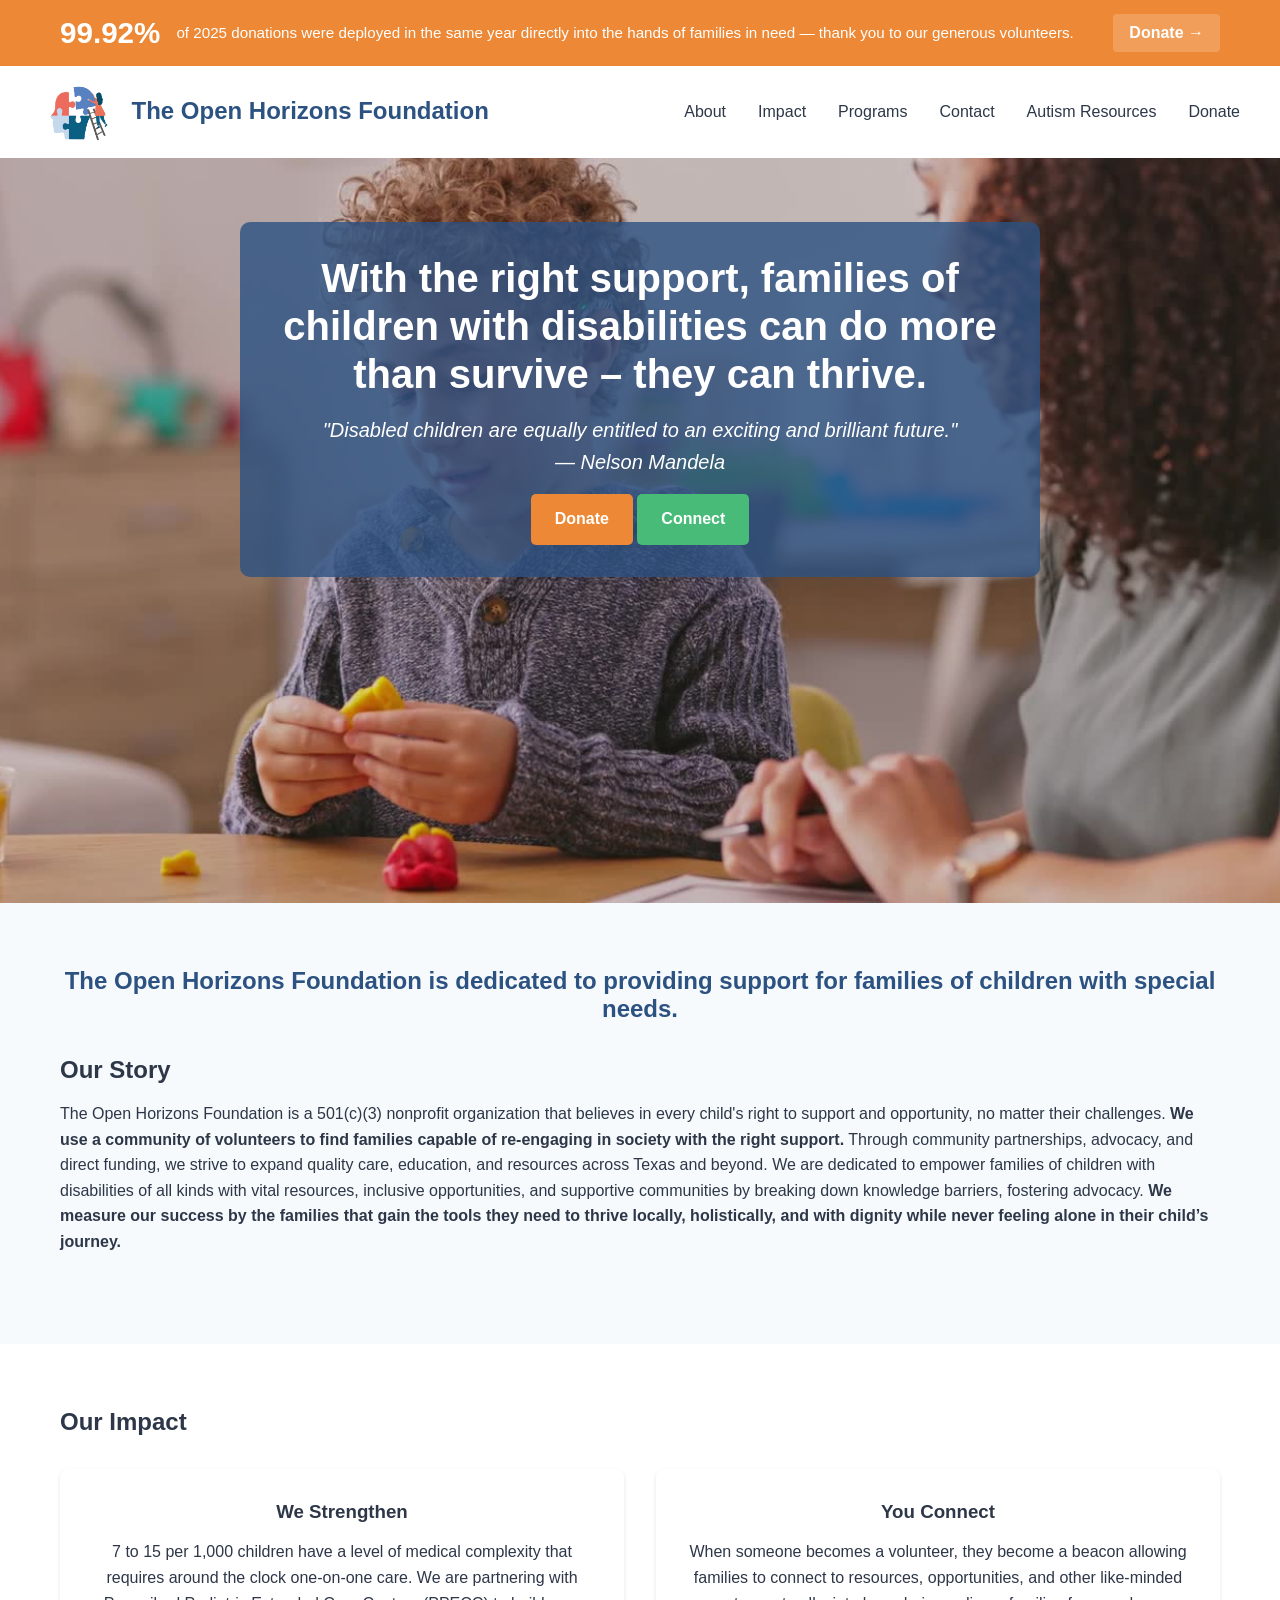
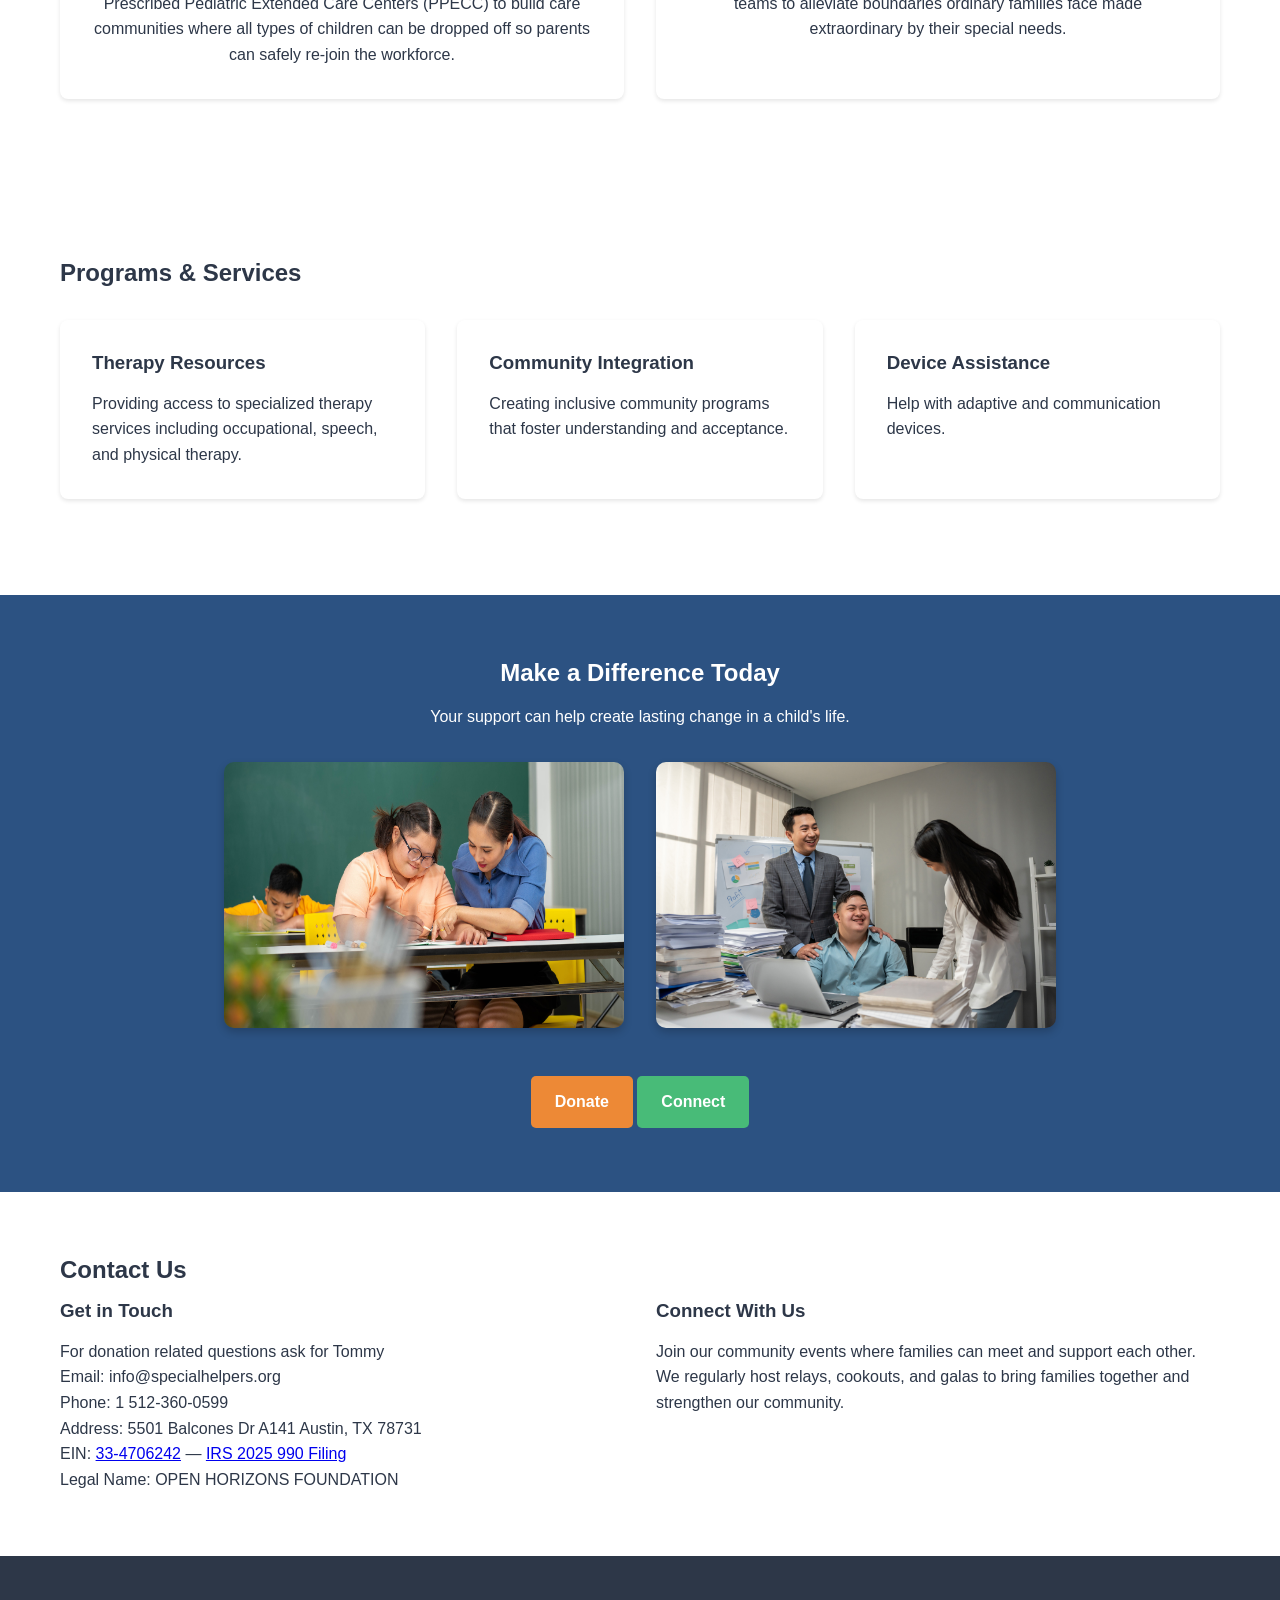
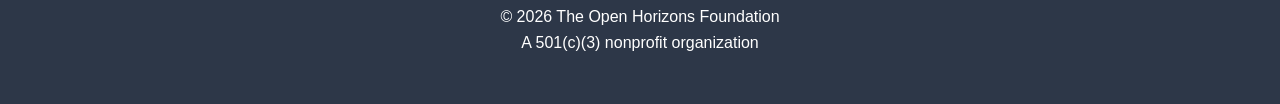
<file: index.html>
<!DOCTYPE html>
<html lang="en">
<head>
    <meta charset="UTF-8">
    <meta name="viewport" content="width=device-width, initial-scale=1.0">
    <title>The Open Horizons Foundation - Supporting Special Needs, Unlocking Special Abilities</title>

    <!-- Primary Meta Tags -->
    <meta name="description" content="The Open Horizons Foundation is a Texas 501(c)(3) nonprofit empowering families of children with disabilities through advocacy, resources, and inclusive community support.">
    <meta name="keywords" content="Open Horizons Foundation, special needs, disability support, autism resources, PPECC, pediatric care, Texas nonprofit, 501(c)(3), inclusive daycare, special needs families, Austin TX, special abilities">
    <meta name="author" content="The Open Horizons Foundation">
    <meta name="robots" content="index, follow">
    <meta name="theme-color" content="#2C5282">
    <link rel="canonical" href="https://specialhelpers.org/">

    <!-- Open Graph / Facebook -->
    <meta property="og:type" content="website">
    <meta property="og:site_name" content="The Open Horizons Foundation">
    <meta property="og:url" content="https://specialhelpers.org/">
    <meta property="og:title" content="The Open Horizons Foundation - Supporting Special Needs, Unlocking Special Abilities">
    <meta property="og:description" content="A Texas 501(c)(3) nonprofit empowering families of children with disabilities through advocacy, resources, and inclusive community support.">
    <meta property="og:image" content="https://specialhelpers.org/media/pic1.jpg">
    <meta property="og:image:alt" content="Children supported by The Open Horizons Foundation">
    <meta property="og:locale" content="en_US">

    <!-- Twitter -->
    <meta name="twitter:card" content="summary_large_image">
    <meta name="twitter:url" content="https://specialhelpers.org/">
    <meta name="twitter:title" content="The Open Horizons Foundation">
    <meta name="twitter:description" content="A Texas 501(c)(3) nonprofit empowering families of children with disabilities through advocacy, resources, and inclusive community support.">
    <meta name="twitter:image" content="https://specialhelpers.org/media/pic1.jpg">
    <meta name="twitter:image:alt" content="Children supported by The Open Horizons Foundation">

    <link rel="icon" href="favicon.svg" type="image/svg+xml">
    <link rel="alternate icon" href="favicon.ico" type="image/x-icon">

    <!-- Structured Data: NGO -->
    <script type="application/ld+json">
    {
      "@context": "https://schema.org",
      "@type": "NGO",
      "name": "The Open Horizons Foundation",
      "alternateName": "Special Helpers",
      "url": "https://specialhelpers.org/",
      "logo": "https://specialhelpers.org/media/logo.jpg",
      "image": "https://specialhelpers.org/media/pic1.jpg",
      "description": "A Texas 501(c)(3) nonprofit empowering families of children with disabilities through advocacy, resources, and inclusive community support.",
      "email": "info@specialhelpers.org",
      "telephone": "+1-512-360-0599",
      "address": {
        "@type": "PostalAddress",
        "streetAddress": "5501 Balcones Dr A141",
        "addressLocality": "Austin",
        "addressRegion": "TX",
        "postalCode": "78731",
        "addressCountry": "US"
      },
      "nonprofitStatus": "Nonprofit501c3",
      "areaServed": {
        "@type": "State",
        "name": "Texas"
      }
    }
    </script>

    <link rel="stylesheet" href="styles.css">
    <style>
        /* Page-specific styles for the homepage */

        /* Hero Section */
        .hero {
            position: relative;
            color: var(--white);
            padding: 4rem 0;
            text-align: center;
            overflow: hidden;
            min-height: calc(90vh - 65px);
        }

        .hero-video {
            position: absolute;
            top: 0;
            left: 0;
            width: 100%;
            height: 100%;
            object-fit: cover;
            z-index: 0;
        }

        .hero-content {
            position: relative;
            z-index: 1;
            background-color: rgba(44, 82, 130, 0.8);
            padding: 2rem;
            border-radius: 10px;
            margin: 0 auto;
            max-width: 800px;
        }

        .hero h1 {
            font-size: 2.5rem;
            margin-bottom: 1rem;
        }

        .hero p {
            font-size: 1.25rem;
            margin-bottom: 2rem;
        }

        /* Break the Mandela attribution to its own line on wider screens;
           on narrow screens the quote and attribution flow together. */
        .hero-quote-break {
            display: none;
        }

        @media (min-width: 883px) {
            .hero-quote-break {
                display: inline;
            }
        }

        .hero-content .button {
            margin-top: 0;
        }

        /* About Section */
        .about {
            background-color: var(--light-bg);
        }

        /* Impact Section */
        .impact-stats {
            display: grid;
            grid-template-columns: repeat(auto-fit, minmax(250px, 1fr));
            gap: 2rem;
            margin: 2rem 0;
        }

        .stat-card {
            background: var(--white);
            padding: 2rem;
            border-radius: 8px;
            box-shadow: 0 2px 4px rgba(0, 0, 0, 0.1);
            text-align: center;
        }

        /* Programs Section */
        .programs-grid {
            display: grid;
            grid-template-columns: repeat(auto-fit, minmax(300px, 1fr));
            gap: 2rem;
            margin: 2rem 0;
        }

        .program-card {
            background: var(--white);
            padding: 2rem;
            border-radius: 8px;
            box-shadow: 0 2px 4px rgba(0, 0, 0, 0.1);
        }

        /* Call to Action Section */
        .cta {
            background-color: var(--primary-color);
            color: var(--white);
            text-align: center;
            padding: 4rem 0;
        }

        .cta-images {
            display: flex;
            justify-content: center;
            gap: 2rem;
            margin: 2rem 0;
        }

        .cta-images img {
            max-width: 400px;
            width: 100%;
            height: auto;
            border-radius: 10px;
            box-shadow: 0 4px 8px rgba(0, 0, 0, 0.2);
            transition: transform 0.3s ease;
        }

        .cta-images img:hover {
            transform: scale(1.05);
        }

        /* Contact Section */
        .contact-info {
            display: grid;
            grid-template-columns: repeat(auto-fit, minmax(250px, 1fr));
            gap: 2rem;
        }

        @media (max-width: 768px) {
            .hero {
                padding: 6rem 0 3rem;
            }

            .hero h1 {
                font-size: 2rem;
            }

            .cta-images {
                flex-direction: column;
                align-items: center;
            }

            .cta-images img {
                max-width: 100%;
            }
        }
    </style>
</head>
<body>
    <!-- Annual update: edit the % and year below -->
    <div class="impact-banner" role="region" aria-label="2025 impact statement">
        <div class="container impact-banner-inner">
            <span class="impact-stat">99.92%</span>
            <span class="impact-copy">of 2025 donations were deployed in the same year directly into the hands of families in need &mdash; thank you to our generous volunteers.</span>
            <a class="impact-cta" href="donate.html">Donate &rarr;</a>
        </div>
    </div>
    <header>
        <div class="container header-content">
            <a href="#" class="logo" style="display: flex; align-items: center;"><img src="media/logo.jpg" alt="The Open Horizons Foundation Logo" style="max-height: 60px; margin-right: 15px;"><span>The Open Horizons Foundation</span></a>
            <nav>
                <ul>
                    <li><a href="#about">About</a></li>
                    <li><a href="#impact">Impact</a></li>
                    <li><a href="#programs">Programs</a></li>
                    <li><a href="#contact">Contact</a></li>
                    <li><a href="autism-resources.html">Autism Resources</a></li>
                    <li><a href="donate.html">Donate</a></li>
                </ul>
            </nav>
        </div>
    </header>

    <section class="hero">
        <video class="hero-video" autoplay muted loop playsinline preload="metadata" poster="media/video-poster.jpg">
            <source src="media/video.mp4" type="video/mp4">
            Your browser does not support the video tag.
        </video>
        <div class="container">
            <div class="hero-content">
                <h1>With the right support, families of children with disabilities can do more than survive – they can thrive.</h1>
                <p style="font-style: italic; margin: 1rem 0;">"Disabled children are equally entitled to an exciting and brilliant future."<br class="hero-quote-break"> — Nelson Mandela</p>
                <a href="donate.html" class="button button-primary">Donate</a>
                <a href="connect.html" class="button button-secondary">Connect</a>
            </div>
        </div>
    </section>

    <section id="about" class="about">
        <div class="container">
            <h2 style="text-align: center; color: var(--primary-color); margin-bottom: 2rem;">The Open Horizons Foundation is dedicated to providing support for families of children with special needs.</h2>
            <h2>Our Story</h2>
            <p>The Open Horizons Foundation is a 501(c)(3) nonprofit organization that believes in every child's right to support and opportunity, no matter their challenges. <strong>We use a community of volunteers to find families capable of re-engaging in society with the right support.</strong> Through community partnerships, advocacy, and direct funding, we strive to expand quality care, education, and resources across Texas and beyond. We are dedicated to empower families of children with disabilities of all kinds with vital resources, inclusive opportunities, and supportive communities by breaking down knowledge barriers, fostering advocacy. <strong>We measure our success by the families that gain the tools they need to thrive locally, holistically, and with dignity while never feeling alone in their child’s journey.</strong></p><br>
        </div>
    </section>

    <section id="impact">
        <div class="container">
            <h2>Our Impact</h2>
            <div class="impact-stats">
                <div class="stat-card">
                    <h3>We Strengthen</h3>
                    <p>7 to 15 per 1,000 children have a level of medical complexity that requires around the clock one-on-one care. We are partnering with Prescribed Pediatric Extended Care Centers (PPECC) to build care communities where all types of children can be dropped off so parents can safely re-join the workforce.</p>
                </div>
                <div class="stat-card">
                    <h3>You Connect</h3>
                    <p>When someone becomes a volunteer, they become a beacon allowing families to connect to resources, opportunities, and other like-minded teams to alleviate boundaries ordinary families face made extraordinary by their special needs.</p>
                </div>
            </div>
        </div>
    </section>

    <section id="programs">
        <div class="container">
            <h2>Programs & Services</h2>
            <div class="programs-grid">
                <div class="program-card" hidden>
                    <h3>PPECC’s</h3>
                    <p>Supporting licensed Prescribed Pediatric Extended Care Centers for children with complex and severe medical needs as well as inclusive daycares for the siblings of the PPECC children and those with developmental disabilities.</p>
                </div>
                <div class="program-card">
                    <h3>Therapy Resources</h3>
                    <p>Providing access to specialized therapy services including occupational, speech, and physical therapy.</p>
                </div>
                <div class="program-card">
                    <h3>Community Integration</h3>
                    <p>Creating inclusive community programs that foster understanding and acceptance.</p>
                </div>
                <div class="program-card">
                    <h3>Device Assistance</h3>
                    <p>Help with adaptive and communication devices.</p>
                </div>
            </div>
        </div>
    </section>

    <section class="cta">
        <div class="container">
            <h2>Make a Difference Today</h2>
            <p>Your support can help create lasting change in a child's life.</p>
            <div class="cta-images">
                <img src="media/pic1.jpg" alt="Children supported by Open Horizons Foundation">
                <img src="media/pic2.jpg" alt="Making a difference in children's lives">
            </div>
            <a href="donate.html" class="button button-primary">Donate</a>
            <a href="connect.html" class="button button-secondary">Connect</a>
        </div>
    </section>

    <section id="contact">
        <div class="container">
            <h2>Contact Us</h2>
            <div class="contact-info">
                <div>
                    <h3>Get in Touch</h3>
                    <p>For donation related questions ask for Tommy</p>
                    <p>Email: info@specialhelpers.org</p>
                    <p>Phone: 1 512-360-0599</p>
                    <p>Address: 5501 Balcones Dr A141 Austin, TX 78731</p>
                    <p>EIN: <a href="Open%20Horizons%20EIN.pdf" target="_blank" rel="noopener noreferrer">33-4706242</a> &mdash; <a href="2025%20990PF.pdf" target="_blank" rel="noopener noreferrer">IRS 2025 990 Filing</a></p>
                    <p>Legal Name: OPEN HORIZONS FOUNDATION</p>
                </div>
                <div>
                    <h3>Connect With Us</h3>
                    <p>Join our community events where families can meet and support each other. We regularly host relays, cookouts, and galas to bring families together and strengthen our community.</p>
                </div>
            </div>
        </div>
    </section>

    <footer>
        <div class="container footer-content">
            <div>
            </div>
            <div style="text-align: center; width: 100%;">
                <p>&copy; 2026 The Open Horizons Foundation</p>
                <p>A 501(c)(3) nonprofit organization</p>
            </div>
        </div>
    </footer>
</body>
</html>
</file>
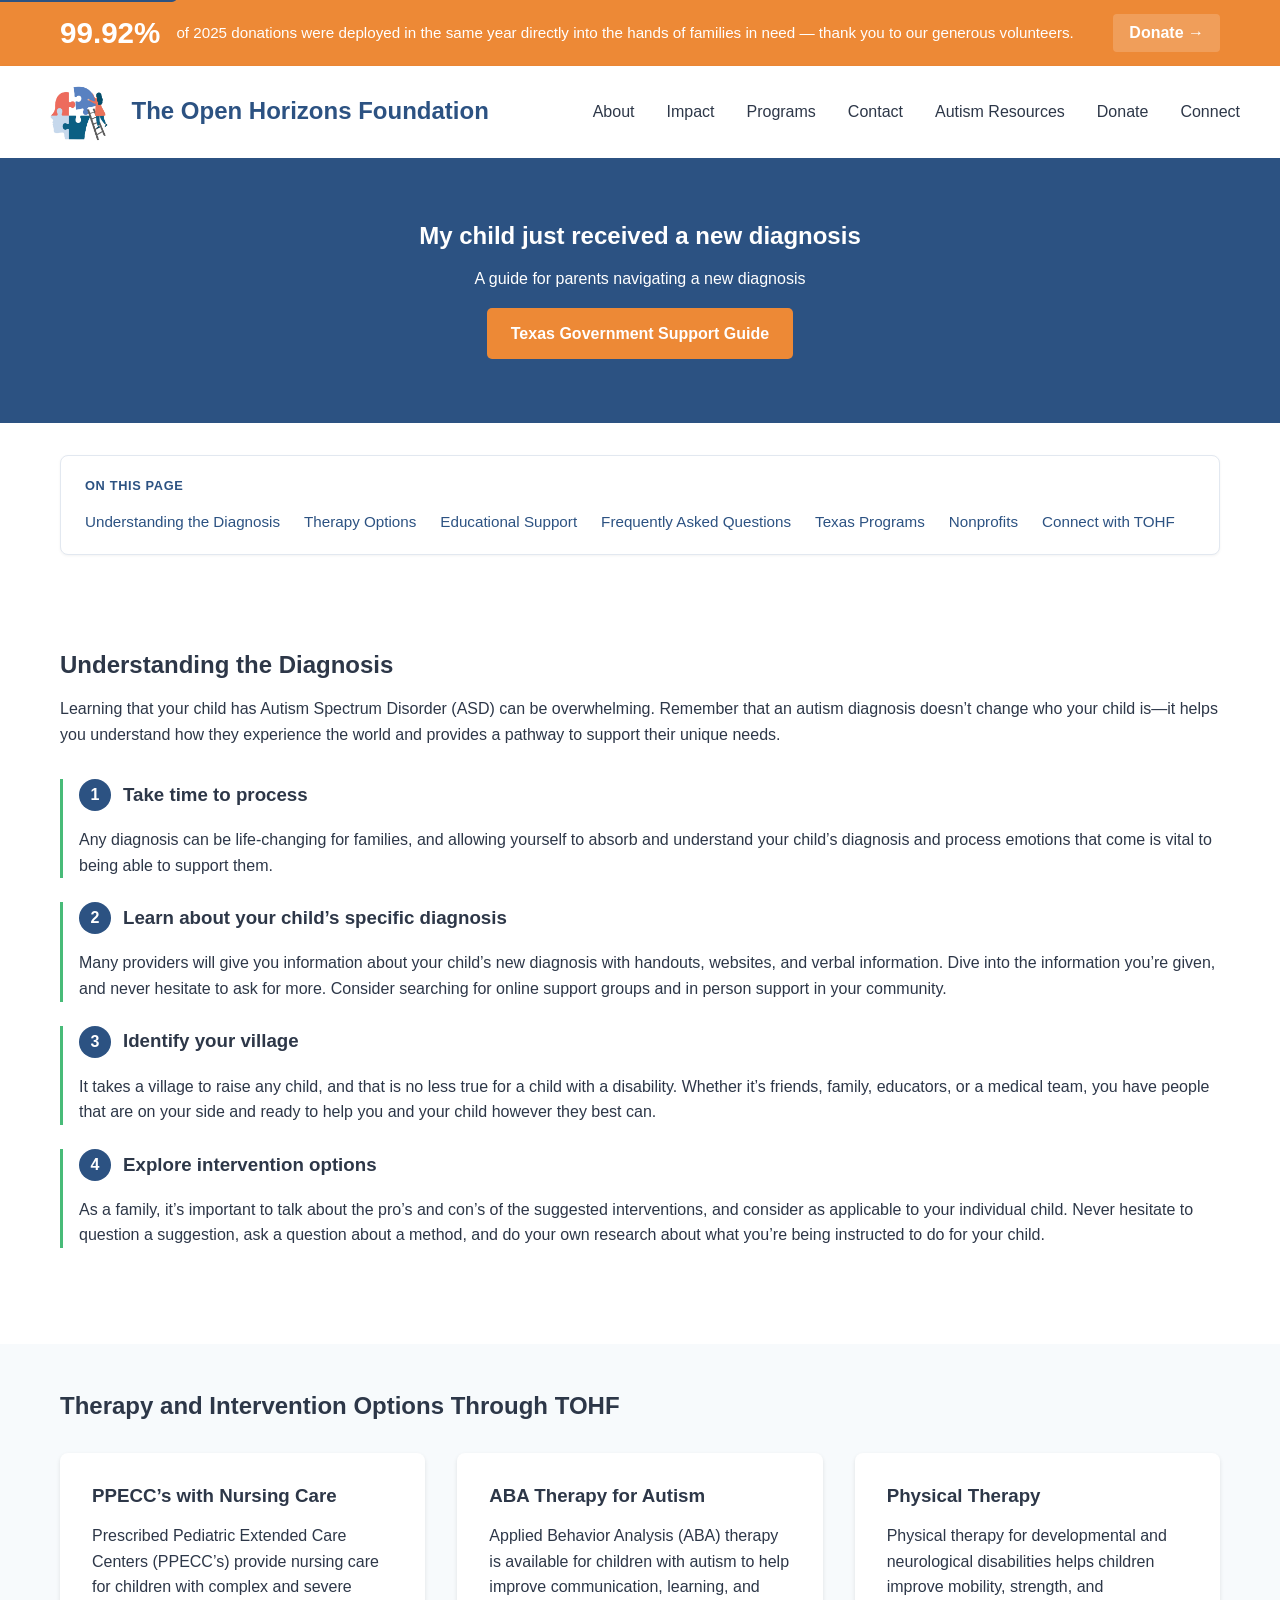
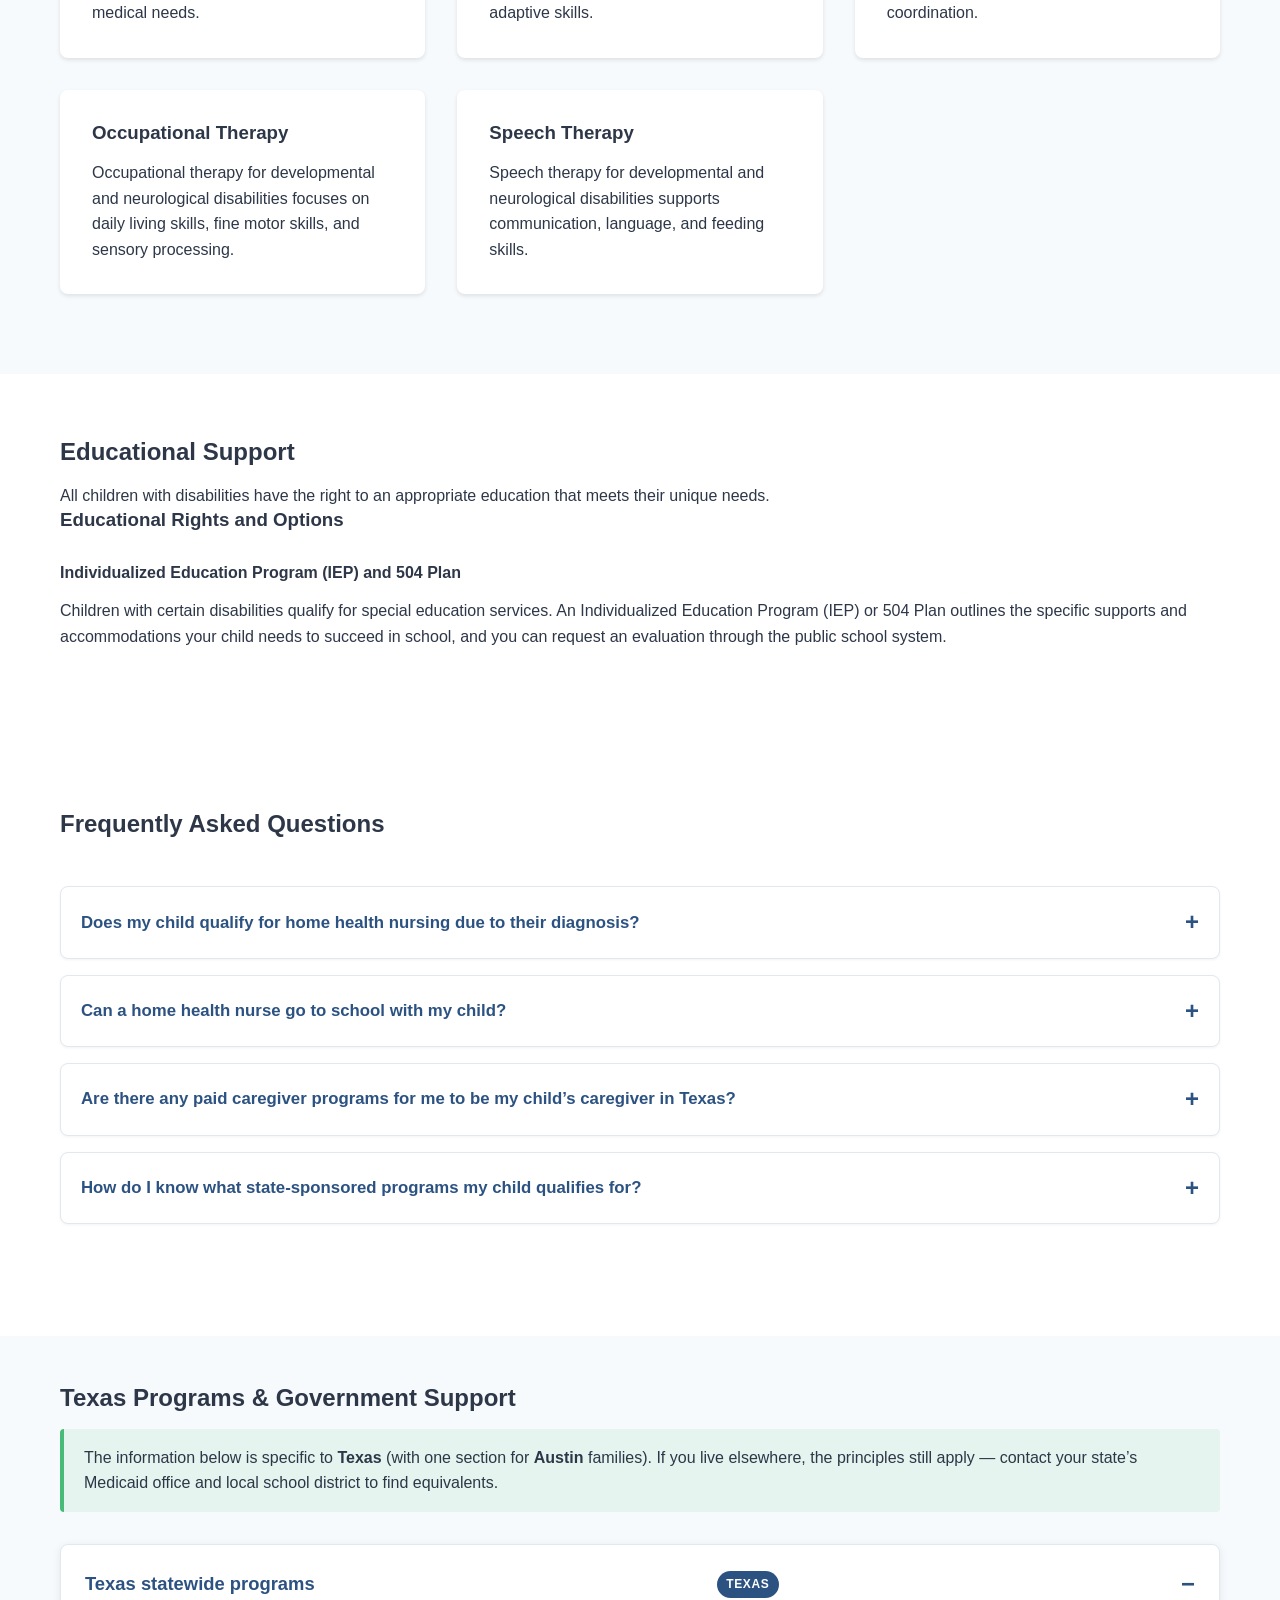
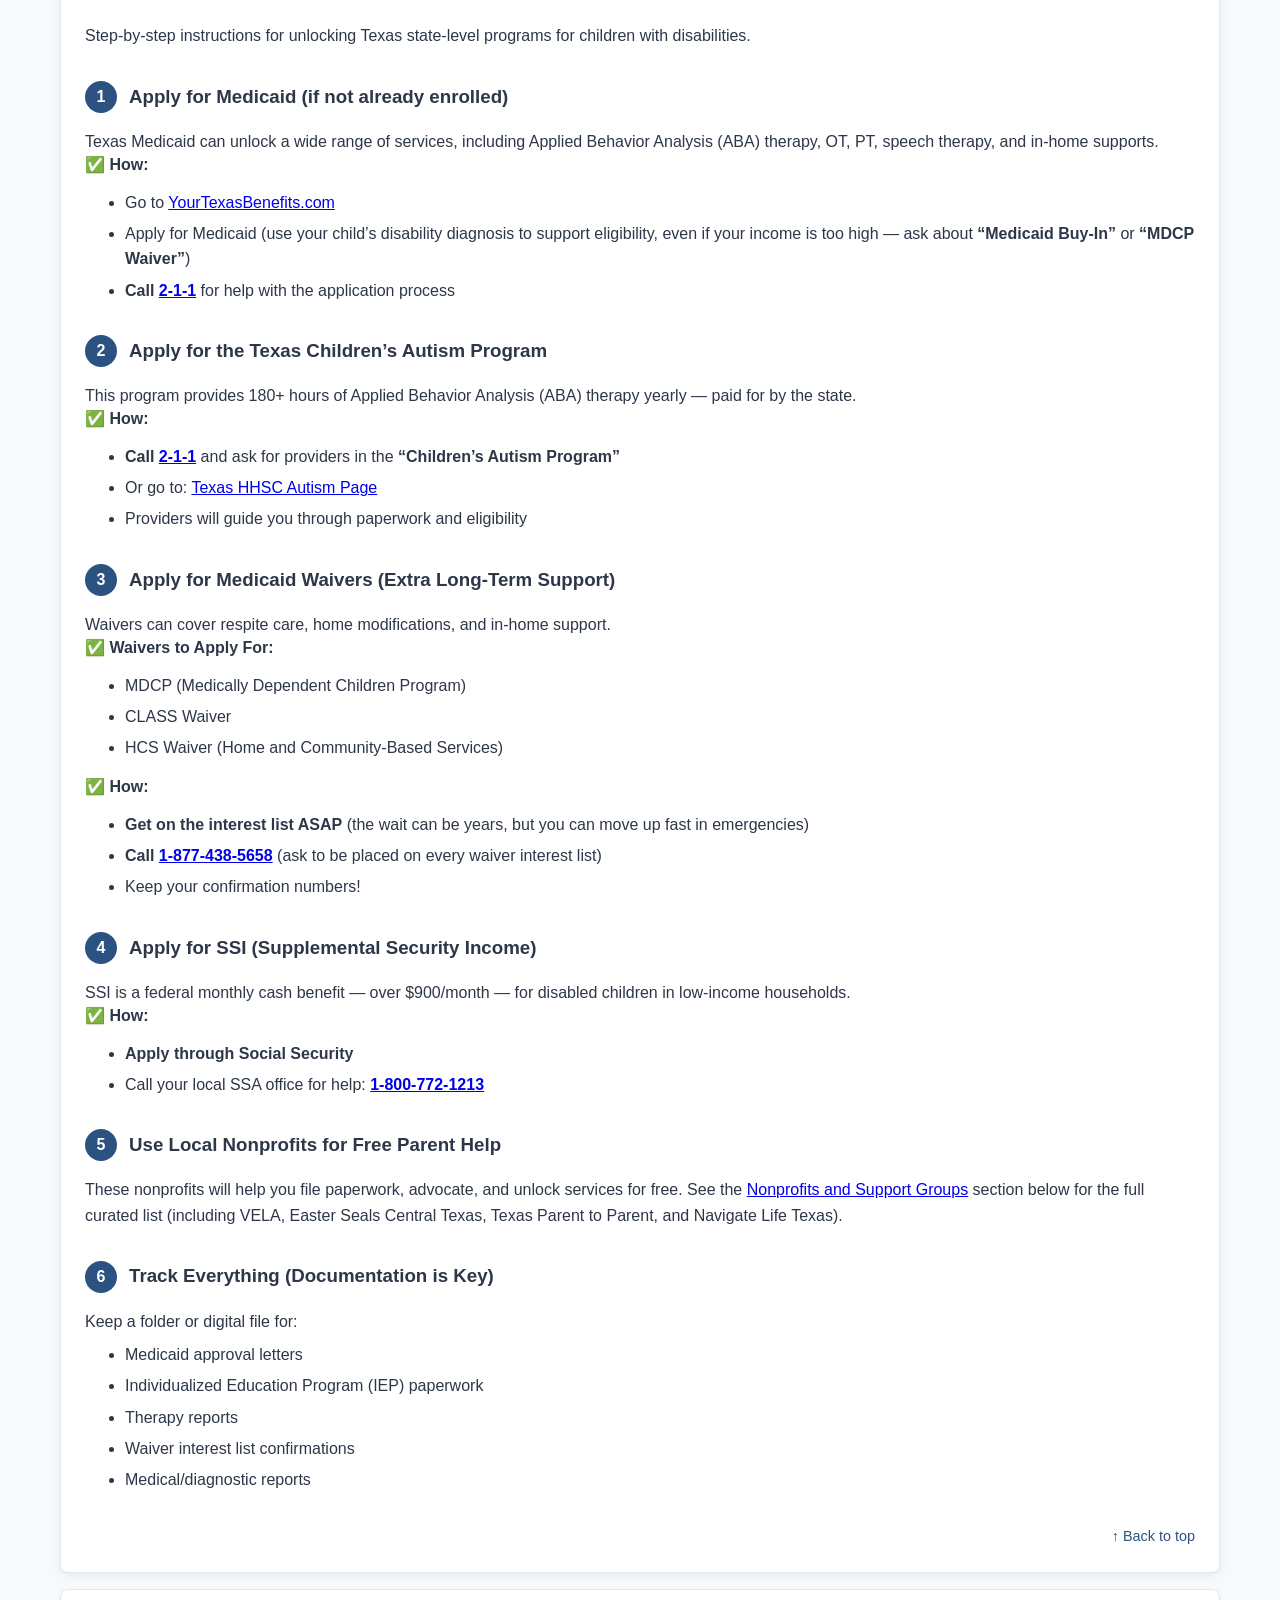
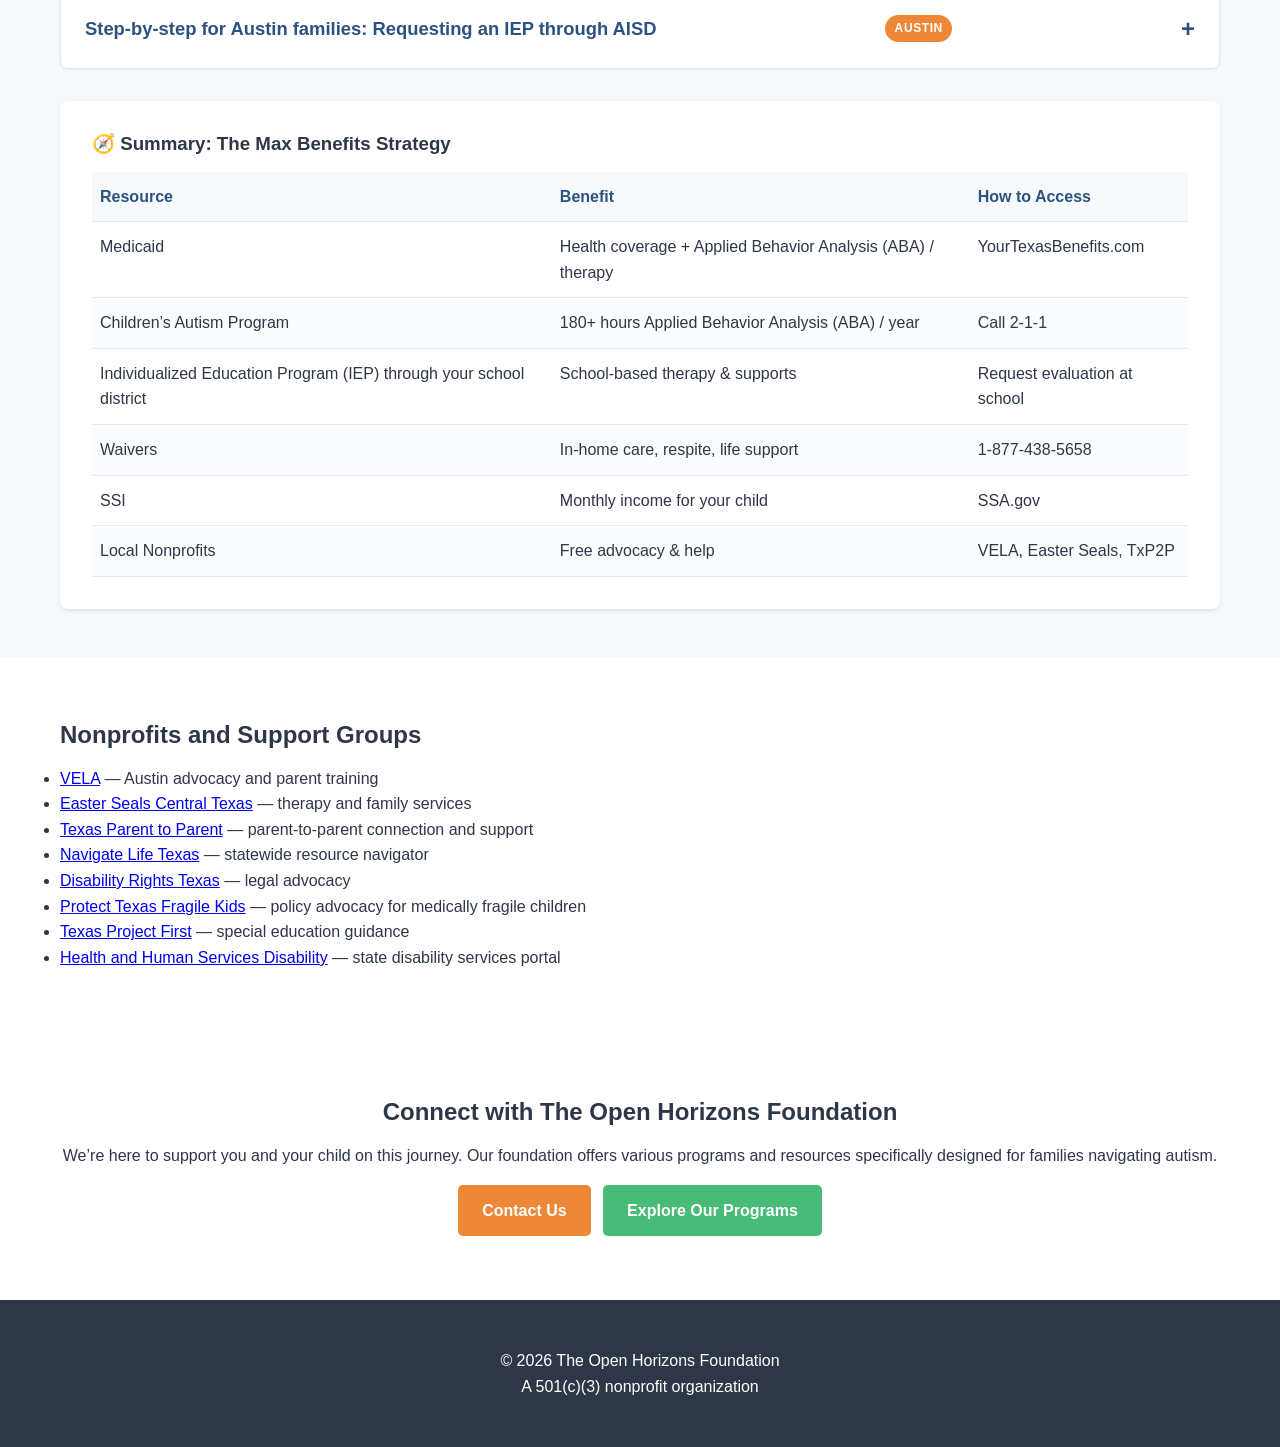
<file: autism-resources.html>
<!DOCTYPE html>
<html lang="en">
<head>
    <meta charset="UTF-8">
    <meta name="viewport" content="width=device-width, initial-scale=1.0">
    <title>Newly Diagnosed | The Open Horizons Foundation</title>

    <!-- Primary Meta Tags -->
    <meta name="description" content="A curated guide to autism and special needs resources—therapy, education, advocacy, and community support compiled by The Open Horizons Foundation.">
    <meta name="keywords" content="autism resources, special needs resources, therapy, ABA, speech therapy, occupational therapy, IEP, special education, advocacy, Texas autism support, family resources">
    <meta name="author" content="The Open Horizons Foundation">
    <meta name="robots" content="index, follow">
    <meta name="theme-color" content="#2C5282">
    <link rel="canonical" href="https://specialhelpers.org/autism-resources.html">

    <!-- Open Graph / Facebook -->
    <meta property="og:type" content="article">
    <meta property="og:site_name" content="The Open Horizons Foundation">
    <meta property="og:url" content="https://specialhelpers.org/autism-resources.html">
    <meta property="og:title" content="Autism & Special Needs Resources | The Open Horizons Foundation">
    <meta property="og:description" content="A curated guide to therapy, education, advocacy, and community support for families of children with autism and special needs.">
    <meta property="og:image" content="https://specialhelpers.org/media/pic1.jpg">
    <meta property="og:image:alt" content="Resources and support from The Open Horizons Foundation">
    <meta property="og:locale" content="en_US">

    <!-- Twitter -->
    <meta name="twitter:card" content="summary_large_image">
    <meta name="twitter:url" content="https://specialhelpers.org/autism-resources.html">
    <meta name="twitter:title" content="Autism & Special Needs Resources">
    <meta name="twitter:description" content="A curated guide to therapy, education, advocacy, and community support for families.">
    <meta name="twitter:image" content="https://specialhelpers.org/media/pic1.jpg">
    <meta name="twitter:image:alt" content="Resources and support from The Open Horizons Foundation">

    <link rel="icon" href="favicon.svg" type="image/svg+xml">
    <link rel="alternate icon" href="favicon.ico" type="image/x-icon">
    <link rel="stylesheet" href="styles.css">

    <!-- Structured Data: FAQ -->
    <script type="application/ld+json">
    {
      "@context": "https://schema.org",
      "@type": "FAQPage",
      "mainEntity": [
        {
          "@type": "Question",
          "name": "Does my child qualify for home health nursing due to their diagnosis?",
          "acceptedAnswer": {
            "@type": "Answer",
            "text": "Home health nursing qualifications vary between insurance provider, and it is best to speak with who is in charge of your healthcare benefits to verify you have coverage for your child's specific needs."
          }
        },
        {
          "@type": "Question",
          "name": "Can a home health nurse go to school with my child?",
          "acceptedAnswer": {
            "@type": "Answer",
            "text": "Each school district in Texas has the legal ability to determine if they will allow an outside nurse to come to campus with your child; they otherwise are legally required to provide one if your child medically requires one. Advocacy groups are a good resource for providing help for those specific needs."
          }
        },
        {
          "@type": "Question",
          "name": "Are there any paid caregiver programs for me to be my child's caregiver in Texas?",
          "acceptedAnswer": {
            "@type": "Answer",
            "text": "No, at least not until a child is 18. Respite care may be available, but usually that is part of a Medicaid waiver program."
          }
        },
        {
          "@type": "Question",
          "name": "How do I know what state-sponsored programs my child qualifies for?",
          "acceptedAnswer": {
            "@type": "Answer",
            "text": "Each diagnosis and child is different; therefore a case manager or social worker for your doctor's office, an advocacy organization, or even Health and Human Services can speak to you regarding Medicaid waivers, waitlists, and other options for state-sponsored help."
          }
        }
      ]
    }
    </script>
    <style>
        /* Page-specific styles for the Resources page */

        .resource-section {
            background-color: var(--light-bg);
            padding: 3rem 0;
        }

        .resource-grid {
            display: grid;
            grid-template-columns: repeat(auto-fit, minmax(300px, 1fr));
            gap: 2rem;
            margin: 2rem 0;
        }

        .resource-card {
            background: var(--white);
            padding: 2rem;
            border-radius: 8px;
            box-shadow: 0 2px 4px rgba(0, 0, 0, 0.1);
        }

        .steps-list {
            margin: 2rem 0;
        }

        .steps-list .step-item {
            margin-bottom: 1.5rem;
            padding-left: 1rem;
            border-left: 3px solid var(--secondary-color);
        }

        .faq-section {
            margin: 3rem 0;
        }

        .faq-item {
            background-color: var(--white);
            border: 1px solid #e2e8f0;
            border-radius: 8px;
            margin-bottom: 1rem;
            box-shadow: 0 1px 3px rgba(0, 0, 0, 0.05);
        }

        .faq-item[open] {
            box-shadow: 0 2px 8px rgba(0, 0, 0, 0.08);
        }

        .faq-item > summary {
            cursor: pointer;
            padding: 1rem 1.25rem;
            list-style: none;
            display: flex;
            align-items: center;
            justify-content: space-between;
            gap: 1rem;
            border-radius: 8px;
        }

        .faq-item > summary::-webkit-details-marker {
            display: none;
        }

        .faq-item > summary::after {
            content: "+";
            font-size: 1.5rem;
            font-weight: bold;
            color: var(--primary-color);
            flex-shrink: 0;
        }

        .faq-item[open] > summary::after {
            content: "−";
        }

        .faq-item > summary:hover {
            background-color: var(--light-bg);
        }

        .faq-item > summary > h3 {
            display: inline;
            font-size: 1.05rem;
            margin: 0;
            color: var(--primary-color);
        }

        .faq-item > .faq-answer {
            padding: 0 1.25rem 1rem;
        }

        .summary-card {
            margin-top: 2rem;
        }

        /* Region hint shown above collapsible regional sections */
        .region-hint {
            background-color: rgba(72, 187, 120, 0.1);
            border-left: 4px solid var(--secondary-color);
            padding: 1rem 1.25rem;
            border-radius: 4px;
            margin-bottom: 2rem;
        }

        /* Collapsible region/topic sections */
        .region-collapsible {
            background-color: var(--white);
            border: 1px solid #e2e8f0;
            border-radius: 8px;
            padding: 0;
            margin: 1rem 0;
            box-shadow: 0 1px 3px rgba(0, 0, 0, 0.05);
        }

        .region-collapsible[open] {
            box-shadow: 0 2px 8px rgba(0, 0, 0, 0.08);
        }

        .region-collapsible > summary {
            cursor: pointer;
            padding: 1.25rem 1.5rem;
            font-size: 1.15rem;
            list-style: none;
            display: flex;
            align-items: center;
            justify-content: space-between;
            gap: 1rem;
            color: var(--primary-color);
            border-radius: 8px;
        }

        .region-collapsible > summary::-webkit-details-marker {
            display: none;
        }

        .region-collapsible > summary::after {
            content: "+";
            font-size: 1.5rem;
            font-weight: bold;
            color: var(--primary-color);
            transition: transform 0.2s;
        }

        .region-collapsible[open] > summary::after {
            content: "−";
        }

        .region-collapsible > summary:hover {
            background-color: var(--light-bg);
        }

        .region-collapsible-body {
            padding: 0 1.5rem 1.5rem;
        }

        .region-tag {
            display: inline-block;
            font-size: 0.75rem;
            font-weight: bold;
            text-transform: uppercase;
            letter-spacing: 0.05em;
            background-color: var(--primary-color);
            color: var(--white);
            padding: 0.25rem 0.6rem;
            border-radius: 999px;
        }

        .region-tag.region-tag--austin {
            background-color: var(--accent-color);
        }

        .summary-table {
            width: 100%;
            border-collapse: collapse;
            margin-top: 1rem;
        }

        .summary-table th,
        .summary-table td {
            text-align: left;
            padding: 0.75rem 0.5rem;
            border-bottom: 1px solid #e2e8f0;
            vertical-align: top;
        }

        .summary-table th {
            background-color: var(--light-bg);
            color: var(--primary-color);
            font-weight: bold;
        }

        .summary-table tbody tr:nth-child(even) {
            background-color: rgba(247, 250, 252, 0.5);
        }

        @media (max-width: 768px) {
            .resource-grid {
                grid-template-columns: 1fr;
            }

            .steps-list .step-item {
                margin-left: 0;
                padding-left: 0.5rem;
            }

            .steps-list .step-item p {
                margin-left: 0;
                padding-right: 0.5rem;
            }
        }

        /* In-page Table of Contents (desktop only) */
        .toc {
            background-color: var(--white);
            border: 1px solid #e2e8f0;
            border-radius: 8px;
            padding: 1.25rem 1.5rem;
            margin: 2rem 0;
            box-shadow: 0 1px 3px rgba(0, 0, 0, 0.05);
        }

        .toc-label {
            font-size: 0.8rem;
            font-weight: bold;
            margin-bottom: 0.75rem;
            color: var(--primary-color);
            text-transform: uppercase;
            letter-spacing: 0.05em;
        }

        .toc ul {
            list-style: none;
            display: flex;
            flex-wrap: wrap;
            gap: 0.5rem 1.5rem;
            padding: 0;
            margin: 0;
        }

        .toc a {
            color: var(--primary-color);
            text-decoration: none;
            font-size: 0.95rem;
        }

        .toc a:hover {
            text-decoration: underline;
        }

        @media (max-width: 768px) {
            .toc {
                display: none;
            }
        }

        /* Numbered step markers (replaces the 🔹 emoji) */
        .step-num {
            display: inline-flex;
            align-items: center;
            justify-content: center;
            width: 2rem;
            height: 2rem;
            background-color: var(--primary-color);
            color: var(--white);
            border-radius: 50%;
            font-size: 1rem;
            font-weight: bold;
            margin-right: 0.5rem;
            vertical-align: middle;
            line-height: 1;
            flex-shrink: 0;
        }

        .steps-list h3 {
            display: flex;
            align-items: center;
            gap: 0.25rem;
        }

        .region-collapsible-body .steps-list ul {
            padding-left: 2.5rem;
            margin-top: 0.5rem;
            margin-bottom: 1rem;
        }

        .region-collapsible-body .steps-list ul li {
            margin-bottom: 0.35rem;
        }

        /* Center the closing Connect section */
        #connect .container {
            text-align: center;
        }

        #connect .button + .button {
            margin-left: 0.5rem;
        }

        /* Back-to-top link inside collapsibles */
        .back-to-top {
            text-align: right;
            margin-top: 2rem;
            font-size: 0.9rem;
        }

        .back-to-top a {
            color: var(--primary-color);
            text-decoration: none;
        }

        .back-to-top a:hover {
            text-decoration: underline;
        }

        /* Responsive summary table: collapses to stacked cards on phones */
        @media (max-width: 600px) {
            .summary-table thead {
                display: none;
            }

            .summary-table tbody tr {
                display: block;
                border-bottom: 1px solid #e2e8f0;
                margin-bottom: 1rem;
                padding-bottom: 0.5rem;
            }

            .summary-table tbody tr:nth-child(even) {
                background-color: transparent;
            }

            .summary-table td {
                display: block;
                padding: 0.25rem 0;
                border: none;
            }

            .summary-table td::before {
                content: attr(data-label);
                display: block;
                font-weight: bold;
                color: var(--primary-color);
                font-size: 0.75rem;
                text-transform: uppercase;
                letter-spacing: 0.05em;
                margin-bottom: 0.15rem;
            }
        }

        /* Print stylesheet: optimized for parents printing the guide */
        @media print {
            header,
            footer,
            .skip-link,
            .impact-banner,
            .toc,
            .back-to-top,
            .page-header .button,
            .button {
                display: none !important;
            }

            /* Force all <details> elements to render expanded for print */
            details > *:not(summary) {
                display: revert !important;
            }

            .region-collapsible > summary::after,
            .faq-item > summary::after {
                content: "";
            }

            body {
                background: white !important;
                color: black !important;
                font-size: 11pt;
            }

            a {
                color: black !important;
                text-decoration: underline;
            }

            /* Show URLs in parentheses after external links */
            a[href^="http"]::after {
                content: " (" attr(href) ")";
                font-size: 0.85em;
                font-style: italic;
            }

            /* But don't print URLs for tel: or # anchor links */
            a[href^="tel:"]::after,
            a[href^="#"]::after {
                content: "";
            }

            .resource-section,
            .page-header,
            .region-hint,
            .region-collapsible,
            .resource-card,
            .summary-card {
                background: white !important;
                color: black !important;
                box-shadow: none !important;
                border-color: #999 !important;
            }

            .page-header h1,
            .page-header p {
                color: black !important;
            }

            section {
                padding: 0.5rem 0;
                page-break-inside: avoid;
            }

            h2, h3 {
                page-break-after: avoid;
            }

            .step-num {
                background: white !important;
                color: black !important;
                border: 2px solid black;
            }
        }
    </style>
</head>
<body id="top">
    <a class="skip-link" href="#main">Skip to main content</a>
    <!-- Annual update: edit the % and year below -->
    <div class="impact-banner" role="region" aria-label="2025 impact statement">
        <div class="container impact-banner-inner">
            <span class="impact-stat">99.92%</span>
            <span class="impact-copy">of 2025 donations were deployed in the same year directly into the hands of families in need &mdash; thank you to our generous volunteers.</span>
            <a class="impact-cta" href="donate.html">Donate &rarr;</a>
        </div>
    </div>
    <header>
        <div class="container header-content">
            <a href="index.html" class="logo" style="display: flex; align-items: center;"><img src="media/logo.jpg" alt="The Open Horizons Foundation Logo" style="max-height: 60px; margin-right: 15px;"><span>The Open Horizons Foundation</span></a>
            <nav>
                <ul>
                    <li><a href="index.html#about">About</a></li>
                    <li><a href="index.html#impact">Impact</a></li>
                    <li><a href="index.html#programs">Programs</a></li>
                    <li><a href="index.html#contact">Contact</a></li>
                    <li><a href="autism-resources.html">Autism Resources</a></li>
                    <li><a href="donate.html">Donate</a></li>
                    <li><a href="connect.html">Connect</a></li>
                </ul>
            </nav>
        </div>
    </header>

    <main id="main">
    <section class="page-header">
        <div class="container">
            <h1>My child just received a new diagnosis</h1>
            <p>A guide for parents navigating a new diagnosis</p>
            <a href="#government-support" class="button button-primary">Texas Government Support Guide</a>
        </div>
    </section>

    <div class="container">
        <nav class="toc" aria-label="Page contents">
            <div class="toc-label">On this page</div>
            <ul>
                <li><a href="#understanding">Understanding the Diagnosis</a></li>
                <li><a href="#therapy">Therapy Options</a></li>
                <li><a href="#education">Educational Support</a></li>
                <li><a href="#faqs">Frequently Asked Questions</a></li>
                <li><a href="#government-support">Texas Programs</a></li>
                <li><a href="#nonprofits">Nonprofits</a></li>
                <li><a href="#connect">Connect with TOHF</a></li>
            </ul>
        </nav>
    </div>

    <section id="understanding">
        <div class="container">
            <h2>Understanding the Diagnosis</h2>
            <p>Learning that your child has Autism Spectrum Disorder (ASD) can be overwhelming. Remember that an autism diagnosis doesn’t change who your child is—it helps you understand how they experience the world and provides a pathway to support their unique needs.</p>
            
            <div class="steps-list">
                <div class="step-item">
                    <h3><span class="step-num" aria-hidden="true">1</span> Take time to process</h3>
                    <p>Any diagnosis can be life-changing for families, and allowing yourself to absorb and understand your child’s diagnosis and process emotions that come is vital to being able to support them.</p>
                </div>
                <div class="step-item">
                    <h3><span class="step-num" aria-hidden="true">2</span> Learn about your child’s specific diagnosis</h3>
                    <p>Many providers will give you information about your child’s new diagnosis with handouts, websites, and verbal information. Dive into the information you’re given, and never hesitate to ask for more. Consider searching for online support groups and in person support in your community.</p>
                </div>
                <div class="step-item">
                    <h3><span class="step-num" aria-hidden="true">3</span> Identify your village</h3>
                    <p>It takes a village to raise any child, and that is no less true for a child with a disability. Whether it’s friends, family, educators, or a medical team, you have people that are on your side and ready to help you and your child however they best can.</p>
                </div>
                <div class="step-item">
                    <h3><span class="step-num" aria-hidden="true">4</span> Explore intervention options</h3>
                    <p>As a family, it’s important to talk about the pro’s and con’s of the suggested interventions, and consider as applicable to your individual child. Never hesitate to question a suggestion, ask a question about a method, and do your own research about what you’re being instructed to do for your child.</p>
                </div>
            </div>
        </div>
    </section>

    <section id="therapy" class="resource-section">
        <div class="container">
            <h2>Therapy and Intervention Options Through TOHF</h2>
            <div class="resource-grid">
                <div class="resource-card">
                    <h3>PPECC’s with Nursing Care</h3>
                    <p>Prescribed Pediatric Extended Care Centers (PPECC’s) provide nursing care for children with complex and severe medical needs.</p>
                </div>
                <div class="resource-card">
                    <h3>ABA Therapy for Autism</h3>
                    <p>Applied Behavior Analysis (ABA) therapy is available for children with autism to help improve communication, learning, and adaptive skills.</p>
                </div>
                <div class="resource-card">
                    <h3>Physical Therapy</h3>
                    <p>Physical therapy for developmental and neurological disabilities helps children improve mobility, strength, and coordination.</p>
                </div>
                <div class="resource-card">
                    <h3>Occupational Therapy</h3>
                    <p>Occupational therapy for developmental and neurological disabilities focuses on daily living skills, fine motor skills, and sensory processing.</p>
                </div>
                <div class="resource-card">
                    <h3>Speech Therapy</h3>
                    <p>Speech therapy for developmental and neurological disabilities supports communication, language, and feeding skills.</p>
                </div>
            </div>
        </div>
    </section>

    <section id="education">
        <div class="container">
            <h2>Educational Support</h2>
            <p>All children with disabilities have the right to an appropriate education that meets their unique needs.</p>
            <h3>Educational Rights and Options</h3>
            <div class="steps-list">
                <h4>Individualized Education Program (IEP) and 504 Plan</h4>
                <p>Children with certain disabilities qualify for special education services. An Individualized Education Program (IEP) or 504 Plan outlines the specific supports and accommodations your child needs to succeed in school, and you can request an evaluation through the public school system.</p>
            </div>
        </div>
    </section>

    <section id="faqs">
        <div class="container">
            <h2>Frequently Asked Questions</h2>
            
            <div class="faq-section">
                <details class="faq-item">
                    <summary><h3>Does my child qualify for home health nursing due to their diagnosis?</h3></summary>
                    <div class="faq-answer">
                        <p>Home health nursing qualifications vary between insurance provider, and it is best to speak with who is in charge of your healthcare benefits to verify you have coverage for your child’s specific needs.</p>
                    </div>
                </details>
                <details class="faq-item">
                    <summary><h3>Can a home health nurse go to school with my child?</h3></summary>
                    <div class="faq-answer">
                        <p>Each school district in Texas has the legal ability to determine if they will allow an outside nurse to come to campus with your child; they otherwise are legally required to provide one if your child medically requires one. Advocacy groups are a good resource for providing help for those specific needs.</p>
                    </div>
                </details>
                <details class="faq-item">
                    <summary><h3>Are there any paid caregiver programs for me to be my child’s caregiver in Texas?</h3></summary>
                    <div class="faq-answer">
                        <p>No, at least not until a child is 18. Respite care may be available, but usually that is part of a Medicaid waiver program.</p>
                    </div>
                </details>
                <details class="faq-item">
                    <summary><h3>How do I know what state-sponsored programs my child qualifies for?</h3></summary>
                    <div class="faq-answer">
                        <p>Each diagnosis and child is different; therefore a case manager or social worker for your doctor’s office, an advocacy organization, or even Health and Human Services can speak to you regarding Medicaid waivers, waitlists, and other options for state-sponsored help.</p>
                    </div>
                </details>
            </div>
        </div>
    </section>

    <section id="government-support" class="resource-section">
        <div class="container">
            <h2>Texas Programs &amp; Government Support</h2>
            <p class="region-hint">The information below is specific to <strong>Texas</strong> (with one section for <strong>Austin</strong> families). If you live elsewhere, the principles still apply &mdash; contact your state’s Medicaid office and local school district to find equivalents.</p>

            <details class="region-collapsible" open>
                <summary><strong>Texas statewide programs</strong> <span class="region-tag">Texas</span></summary>
                <div class="region-collapsible-body">
                    <p>Step-by-step instructions for unlocking Texas state-level programs for children with disabilities.</p>

                    <div class="steps-list">
                        <h3><span class="step-num" aria-hidden="true">1</span> Apply for Medicaid (if not already enrolled)</h3>
                        <p>Texas Medicaid can unlock a wide range of services, including Applied Behavior Analysis (ABA) therapy, OT, PT, speech therapy, and in-home supports.</p>
                        <h4><span aria-hidden="true">✅</span> How:</h4>
                        <ul>
                            <li>Go to <a href="https://www.yourtexasbenefits.com" target="_blank" rel="noopener noreferrer">YourTexasBenefits.com</a></li>
                            <li>Apply for Medicaid (use your child’s disability diagnosis to support eligibility, even if your income is too high — ask about <strong>“Medicaid Buy-In”</strong> or <strong>“MDCP Waiver”</strong>)</li>
                            <li><strong>Call <a href="tel:211">2-1-1</a></strong> for help with the application process</li>
                        </ul>
                    </div>

                    <div class="steps-list">
                        <h3><span class="step-num" aria-hidden="true">2</span> Apply for the Texas Children’s Autism Program</h3>
                        <p>This program provides 180+ hours of Applied Behavior Analysis (ABA) therapy yearly — paid for by the state.</p>
                        <h4><span aria-hidden="true">✅</span> How:</h4>
                        <ul>
                            <li><strong>Call <a href="tel:211">2-1-1</a></strong> and ask for providers in the <strong>“Children’s Autism Program”</strong></li>
                            <li>Or go to: <a href="https://www.hhs.texas.gov/services/disability/autism" target="_blank" rel="noopener noreferrer">Texas HHSC Autism Page</a></li>
                            <li>Providers will guide you through paperwork and eligibility</li>
                        </ul>
                    </div>

                    <div class="steps-list">
                        <h3><span class="step-num" aria-hidden="true">3</span> Apply for Medicaid Waivers (Extra Long-Term Support)</h3>
                        <p>Waivers can cover respite care, home modifications, and in-home support.</p>
                        <h4><span aria-hidden="true">✅</span> Waivers to Apply For:</h4>
                        <ul>
                            <li>MDCP (Medically Dependent Children Program)</li>
                            <li>CLASS Waiver</li>
                            <li>HCS Waiver (Home and Community-Based Services)</li>
                        </ul>
                        <h4><span aria-hidden="true">✅</span> How:</h4>
                        <ul>
                            <li><strong>Get on the interest list ASAP</strong> (the wait can be years, but you can move up fast in emergencies)</li>
                            <li><strong>Call <a href="tel:+18774385658">1-877-438-5658</a></strong> (ask to be placed on every waiver interest list)</li>
                            <li>Keep your confirmation numbers!</li>
                        </ul>
                    </div>

                    <div class="steps-list">
                        <h3><span class="step-num" aria-hidden="true">4</span> Apply for SSI (Supplemental Security Income)</h3>
                        <p>SSI is a federal monthly cash benefit — over $900/month — for disabled children in low-income households.</p>
                        <h4><span aria-hidden="true">✅</span> How:</h4>
                        <ul>
                            <li><strong>Apply through Social Security</strong></li>
                            <li>Call your local SSA office for help: <strong><a href="tel:+18007721213">1-800-772-1213</a></strong></li>
                        </ul>
                    </div>

                    <div class="steps-list">
                        <h3><span class="step-num" aria-hidden="true">5</span> Use Local Nonprofits for Free Parent Help</h3>
                        <p>These nonprofits will help you file paperwork, advocate, and unlock services for free. See the <a href="#nonprofits">Nonprofits and Support Groups</a> section below for the full curated list (including VELA, Easter Seals Central Texas, Texas Parent to Parent, and Navigate Life Texas).</p>
                    </div>

                    <div class="steps-list">
                        <h3><span class="step-num" aria-hidden="true">6</span> Track Everything (Documentation is Key)</h3>
                        <p>Keep a folder or digital file for:</p>
                        <ul>
                            <li>Medicaid approval letters</li>
                            <li>Individualized Education Program (IEP) paperwork</li>
                            <li>Therapy reports</li>
                            <li>Waiver interest list confirmations</li>
                            <li>Medical/diagnostic reports</li>
                        </ul>
                    </div>

                    <p class="back-to-top"><a href="#top">&uarr; Back to top</a></p>
                </div>
            </details>

            <details class="region-collapsible">
                <summary><strong>Step-by-step for Austin families: Requesting an IEP through AISD</strong> <span class="region-tag region-tag--austin">Austin</span></summary>
                <div class="region-collapsible-body">
                    <p>An Individualized Education Program (IEP) is free support from your local school district, including special education teachers, therapists, and behavioral aides. The process below is written for Austin Independent School District (AISD); the federal IDEA law applies statewide, so the same request language works in any Texas district.</p>

                    <div class="steps-list">
                        <h3>Request an IEP through AISD</h3>
                        <h4><span aria-hidden="true">✅</span> How:</h4>
                        <ul>
                            <li>Email or call your child’s school principal or counselor</li>
                            <li>Say: <strong>“I am formally requesting a full special education evaluation for my child under IDEA.”</strong></li>
                            <li>AISD must respond within <strong>15 school days</strong></li>
                        </ul>
                        <p>If eligible, your child will get an Individualized Education Program (IEP) that may include:</p>
                        <ul>
                            <li>Speech, OT, social skills training, classroom accommodations, 1-on-1 support</li>
                        </ul>
                        <p><small>Outside Austin? Contact your local school district’s special education office and use the same request language. The federal IDEA law applies statewide.</small></p>
                    </div>

                    <p class="back-to-top"><a href="#top">&uarr; Back to top</a></p>
                </div>
            </details>
            
            <div class="resource-card summary-card">
                <h3><span aria-hidden="true">🧭</span> Summary: The Max Benefits Strategy</h3>
                <table class="summary-table">
                    <thead>
                        <tr>
                            <th>Resource</th>
                            <th>Benefit</th>
                            <th>How to Access</th>
                        </tr>
                    </thead>
                    <tbody>
                        <tr>
                            <td data-label="Resource">Medicaid</td>
                            <td data-label="Benefit">Health coverage + Applied Behavior Analysis (ABA) / therapy</td>
                            <td data-label="How to Access">YourTexasBenefits.com</td>
                        </tr>
                        <tr>
                            <td data-label="Resource">Children’s Autism Program</td>
                            <td data-label="Benefit">180+ hours Applied Behavior Analysis (ABA) / year</td>
                            <td data-label="How to Access">Call 2-1-1</td>
                        </tr>
                        <tr>
                            <td data-label="Resource">Individualized Education Program (IEP) through your school district</td>
                            <td data-label="Benefit">School-based therapy &amp; supports</td>
                            <td data-label="How to Access">Request evaluation at school</td>
                        </tr>
                        <tr>
                            <td data-label="Resource">Waivers</td>
                            <td data-label="Benefit">In-home care, respite, life support</td>
                            <td data-label="How to Access">1-877-438-5658</td>
                        </tr>
                        <tr>
                            <td data-label="Resource">SSI</td>
                            <td data-label="Benefit">Monthly income for your child</td>
                            <td data-label="How to Access">SSA.gov</td>
                        </tr>
                        <tr>
                            <td data-label="Resource">Local Nonprofits</td>
                            <td data-label="Benefit">Free advocacy &amp; help</td>
                            <td data-label="How to Access">VELA, Easter Seals, TxP2P</td>
                        </tr>
                    </tbody>
                </table>
            </div>
        </div>
    </section>

    <section id="nonprofits">
        <div class="container">
            <h2>Nonprofits and Support Groups</h2>
            <ul>
                <li><a href="https://velaustin.org" target="_blank" rel="noopener noreferrer">VELA</a> &mdash; Austin advocacy and parent training</li>
                <li><a href="https://www.easterseals.com/centraltexas" target="_blank" rel="noopener noreferrer">Easter Seals Central Texas</a> &mdash; therapy and family services</li>
                <li><a href="https://www.txp2p.org" target="_blank" rel="noopener noreferrer">Texas Parent to Parent</a> &mdash; parent-to-parent connection and support</li>
                <li><a href="https://www.navigatelifetexas.org" target="_blank" rel="noopener noreferrer">Navigate Life Texas</a> &mdash; statewide resource navigator</li>
                <li><a href="https://www.disabilityrightstx.org" target="_blank" rel="noopener noreferrer">Disability Rights Texas</a> &mdash; legal advocacy</li>
                <li><a href="https://www.protecttexasfragilekids.org" target="_blank" rel="noopener noreferrer">Protect Texas Fragile Kids</a> &mdash; policy advocacy for medically fragile children</li>
                <li><a href="https://www.texasprojectfirst.org" target="_blank" rel="noopener noreferrer">Texas Project First</a> &mdash; special education guidance</li>
                <li><a href="https://www.hhs.texas.gov/services/disability" target="_blank" rel="noopener noreferrer">Health and Human Services Disability</a> &mdash; state disability services portal</li>
            </ul>
        </div>
    </section>

    <section id="connect">
        <div class="container">
            <h2>Connect with The Open Horizons Foundation</h2>
            <p>We’re here to support you and your child on this journey. Our foundation offers various programs and resources specifically designed for families navigating autism.</p>
            
            <a href="index.html#contact" class="button button-primary">Contact Us</a>
            <a href="index.html#programs" class="button button-secondary">Explore Our Programs</a>
        </div>
    </section>
    </main>

    <footer>
        <div class="container footer-content">
            <div class="footer-text">
                <p>&copy; 2026 The Open Horizons Foundation</p>
                <p>A 501(c)(3) nonprofit organization</p>
            </div>
        </div>
    </footer>
</body>
</html>
</file>
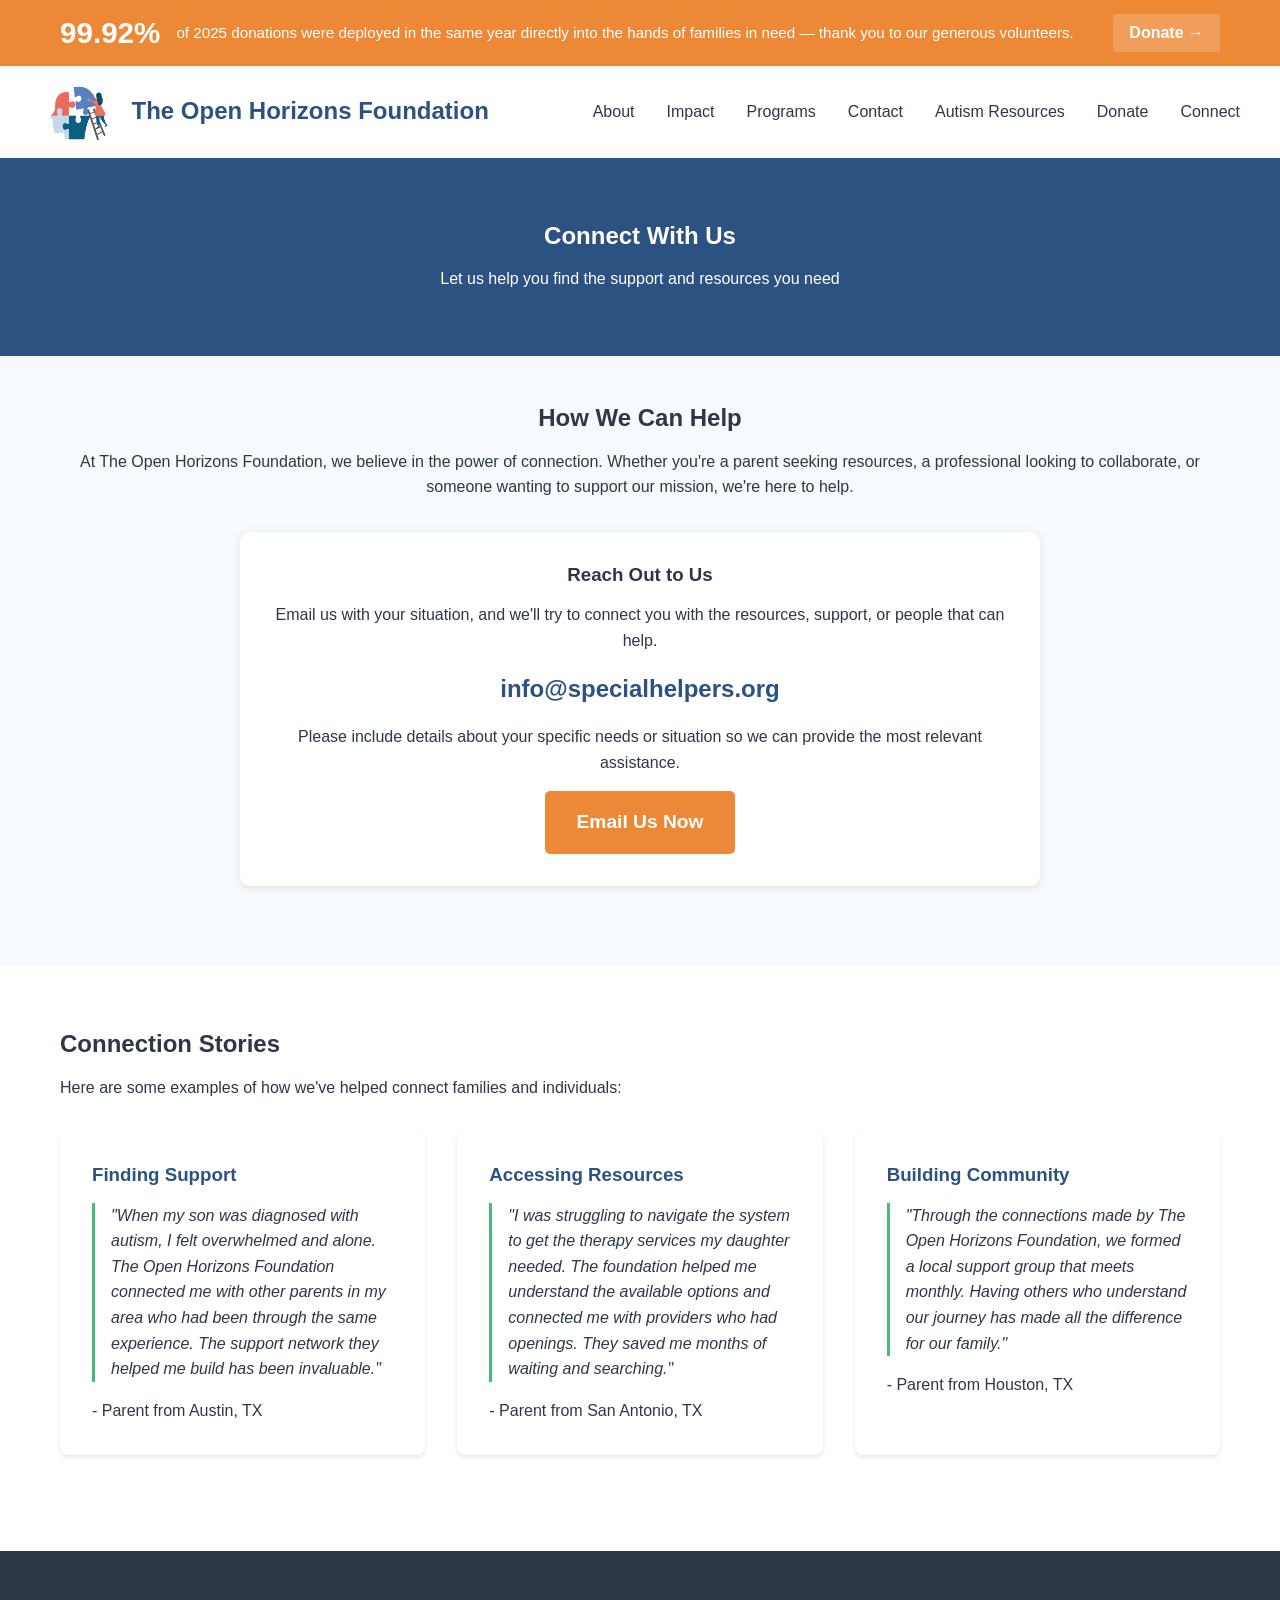
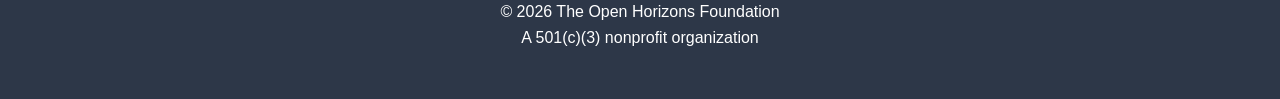
<file: connect.html>
<!DOCTYPE html>
<html lang="en">
<head>
    <meta charset="UTF-8">
    <meta name="viewport" content="width=device-width, initial-scale=1.0">
    <title>Connect | The Open Horizons Foundation</title>

    <!-- Primary Meta Tags -->
    <meta name="description" content="Connect with The Open Horizons Foundation to find resources, support networks, and providers for your child with special needs across Texas and beyond.">
    <meta name="keywords" content="connect, special needs support, Open Horizons Foundation, family resources, parent support, autism community, Texas, special needs network">
    <meta name="author" content="The Open Horizons Foundation">
    <meta name="robots" content="index, follow">
    <meta name="theme-color" content="#2C5282">
    <link rel="canonical" href="https://specialhelpers.org/connect.html">

    <!-- Open Graph / Facebook -->
    <meta property="og:type" content="website">
    <meta property="og:site_name" content="The Open Horizons Foundation">
    <meta property="og:url" content="https://specialhelpers.org/connect.html">
    <meta property="og:title" content="Connect | The Open Horizons Foundation">
    <meta property="og:description" content="Find resources, support networks, and providers for your child with special needs. Reach out to The Open Horizons Foundation today.">
    <meta property="og:image" content="https://specialhelpers.org/media/pic1.jpg">
    <meta property="og:image:alt" content="Families connected through The Open Horizons Foundation">
    <meta property="og:locale" content="en_US">

    <!-- Twitter -->
    <meta name="twitter:card" content="summary_large_image">
    <meta name="twitter:url" content="https://specialhelpers.org/connect.html">
    <meta name="twitter:title" content="Connect | The Open Horizons Foundation">
    <meta name="twitter:description" content="Find resources, support networks, and providers for your child with special needs. Reach out today.">
    <meta name="twitter:image" content="https://specialhelpers.org/media/pic1.jpg">
    <meta name="twitter:image:alt" content="Families connected through The Open Horizons Foundation">

    <link rel="icon" href="favicon.svg" type="image/svg+xml">
    <link rel="alternate icon" href="favicon.ico" type="image/x-icon">
    <link rel="stylesheet" href="styles.css">
    <style>
        /* Page-specific styles for the Connect page */

        .connect-section {
            background-color: var(--light-bg);
            padding: 3rem 0;
            text-align: center;
        }

        .connect-card {
            max-width: 800px;
            margin: 2rem auto;
            padding: 2rem;
            background-color: var(--white);
            border-radius: 10px;
            box-shadow: 0 2px 10px rgba(0, 0, 0, 0.1);
        }

        .email-address {
            font-size: 1.5rem;
            font-weight: bold;
            color: var(--primary-color);
            margin: 1rem 0;
        }

        .stories-section {
            padding: 4rem 0;
        }

        .stories-grid {
            display: grid;
            grid-template-columns: repeat(auto-fit, minmax(300px, 1fr));
            gap: 2rem;
            margin: 2rem 0;
        }

        .story-card {
            background: var(--white);
            padding: 2rem;
            border-radius: 8px;
            box-shadow: 0 2px 4px rgba(0, 0, 0, 0.1);
        }

        .story-card h3 {
            color: var(--primary-color);
        }

        blockquote {
            font-style: italic;
            border-left: 3px solid var(--secondary-color);
            padding-left: 1rem;
            margin: 1rem 0;
        }

        @media (max-width: 768px) {
            .email-address {
                font-size: 1.2rem;
            }
        }
    </style>
</head>
<body>
    <!-- Annual update: edit the % and year below -->
    <div class="impact-banner" role="region" aria-label="2025 impact statement">
        <div class="container impact-banner-inner">
            <span class="impact-stat">99.92%</span>
            <span class="impact-copy">of 2025 donations were deployed in the same year directly into the hands of families in need &mdash; thank you to our generous volunteers.</span>
            <a class="impact-cta" href="donate.html">Donate &rarr;</a>
        </div>
    </div>
    <header>
        <div class="container header-content">
            <a href="index.html" class="logo" style="display: flex; align-items: center;"><img src="media/logo.jpg" alt="The Open Horizons Foundation Logo" style="max-height: 60px; margin-right: 15px;"><span>The Open Horizons Foundation</span></a>
            <nav>
                <ul>
                    <li><a href="index.html#about">About</a></li>
                    <li><a href="index.html#impact">Impact</a></li>
                    <li><a href="index.html#programs">Programs</a></li>
                    <li><a href="index.html#contact">Contact</a></li>
                    <li><a href="autism-resources.html">Autism Resources</a></li>
                    <li><a href="donate.html">Donate</a></li>
                    <li><a href="connect.html">Connect</a></li>
                </ul>
            </nav>
        </div>
    </header>

    <section class="page-header">
        <div class="container">
            <h1>Connect With Us</h1>
            <p>Let us help you find the support and resources you need</p>
        </div>
    </section>

    <section class="connect-section">
        <div class="container">
            <h2>How We Can Help</h2>
            <p>At The Open Horizons Foundation, we believe in the power of connection. Whether you're a parent seeking resources, a professional looking to collaborate, or someone wanting to support our mission, we're here to help.</p>
            
            <div class="connect-card">
                <h3>Reach Out to Us</h3>
                <p>Email us with your situation, and we'll try to connect you with the resources, support, or people that can help.</p>
                <div class="email-address">info@specialhelpers.org</div>
                <p>Please include details about your specific needs or situation so we can provide the most relevant assistance.</p>
                
                <a href="mailto:info@specialhelpers.org" class="button button-primary button-large">Email Us Now</a>
            </div>
        </div>
    </section>

    <section class="stories-section">
        <div class="container">
            <h2>Connection Stories</h2>
            <p>Here are some examples of how we've helped connect families and individuals:</p>
            
            <div class="stories-grid">
                <div class="story-card">
                    <h3>Finding Support</h3>
                    <blockquote>"When my son was diagnosed with autism, I felt overwhelmed and alone. The Open Horizons Foundation connected me with other parents in my area who had been through the same experience. The support network they helped me build has been invaluable."</blockquote>
                    <p>- Parent from Austin, TX</p>
                </div>
                <div class="story-card">
                    <h3>Accessing Resources</h3>
                    <blockquote>"I was struggling to navigate the system to get the therapy services my daughter needed. The foundation helped me understand the available options and connected me with providers who had openings. They saved me months of waiting and searching."</blockquote>
                    <p>- Parent from San Antonio, TX</p>
                </div>
                <div class="story-card">
                    <h3>Building Community</h3>
                    <blockquote>"Through the connections made by The Open Horizons Foundation, we formed a local support group that meets monthly. Having others who understand our journey has made all the difference for our family."</blockquote>
                    <p>- Parent from Houston, TX</p>
                </div>
            </div>
        </div>
    </section>

    <footer>
        <div class="container footer-content">
            <div style="text-align: center; width: 100%;">
                <p>&copy; 2026 The Open Horizons Foundation</p>
                <p>A 501(c)(3) nonprofit organization</p>
            </div>
        </div>
    </footer>
</body>
</html>
</file>
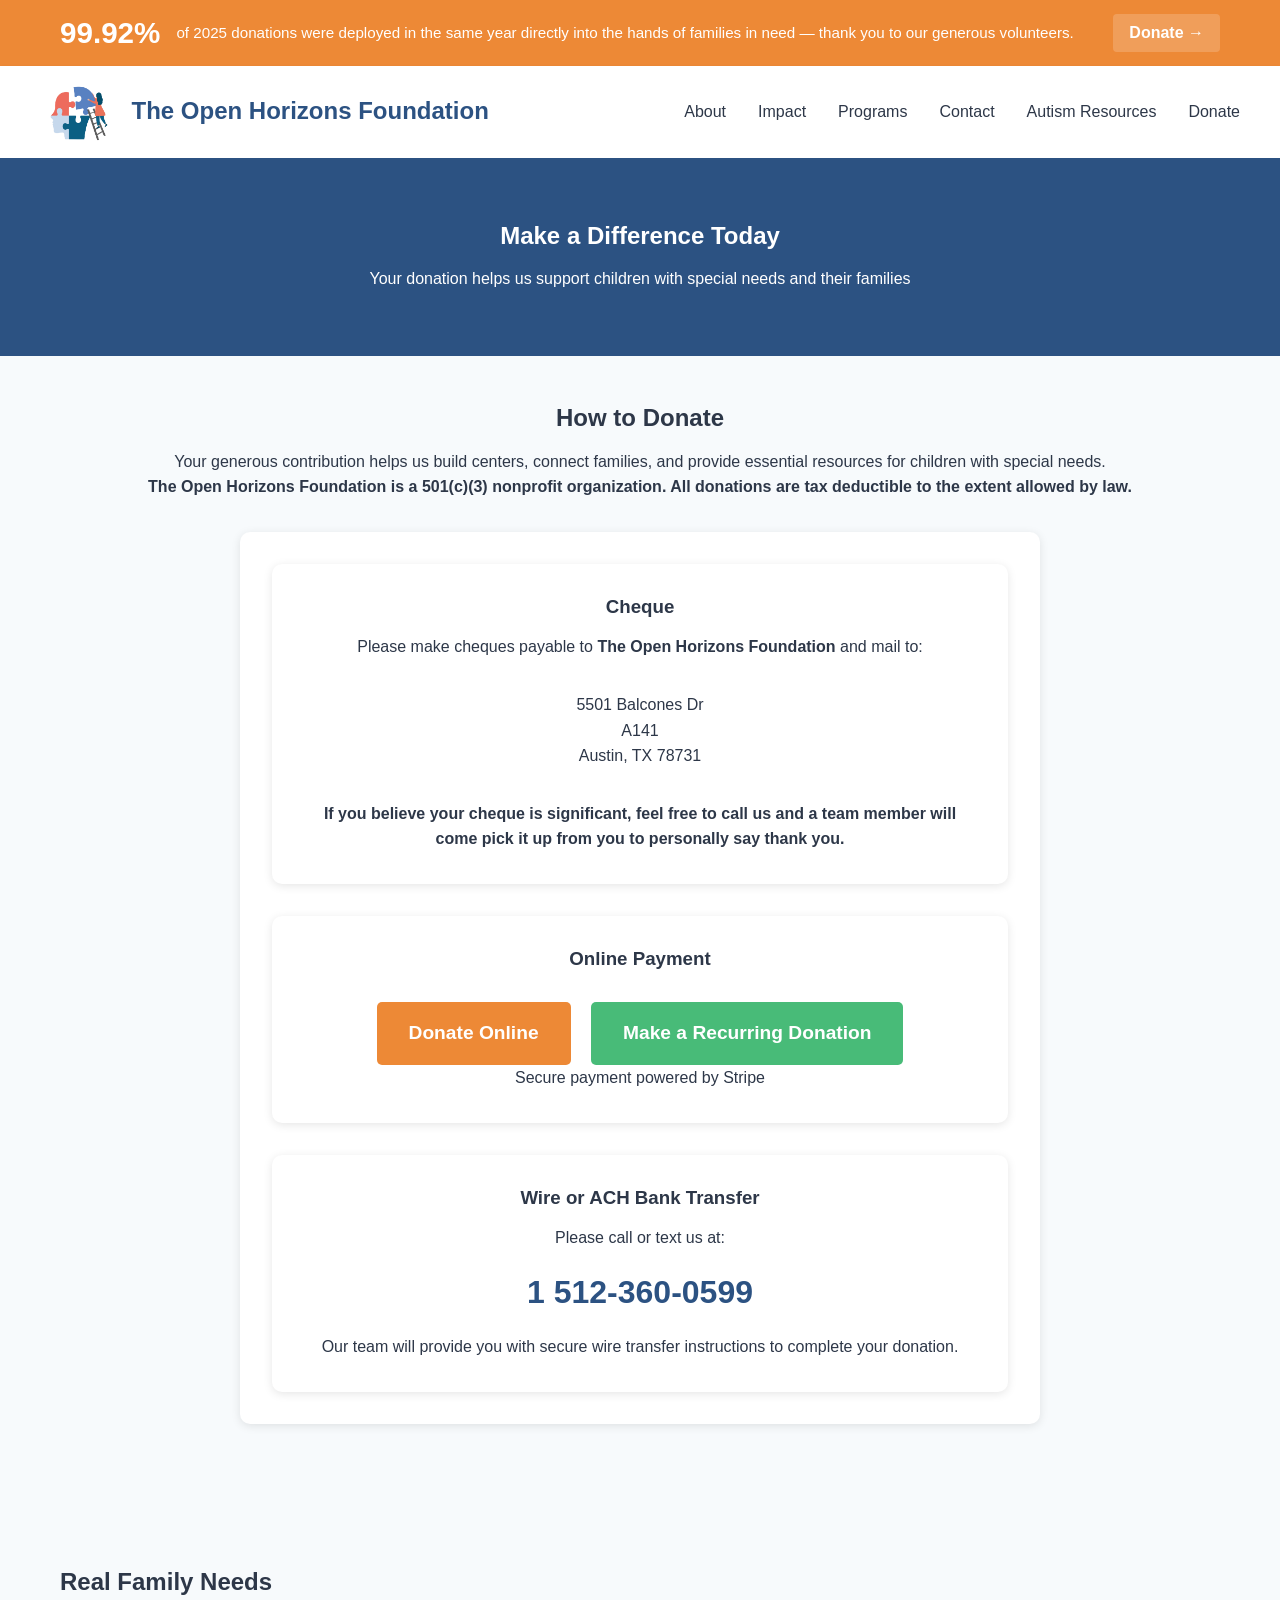
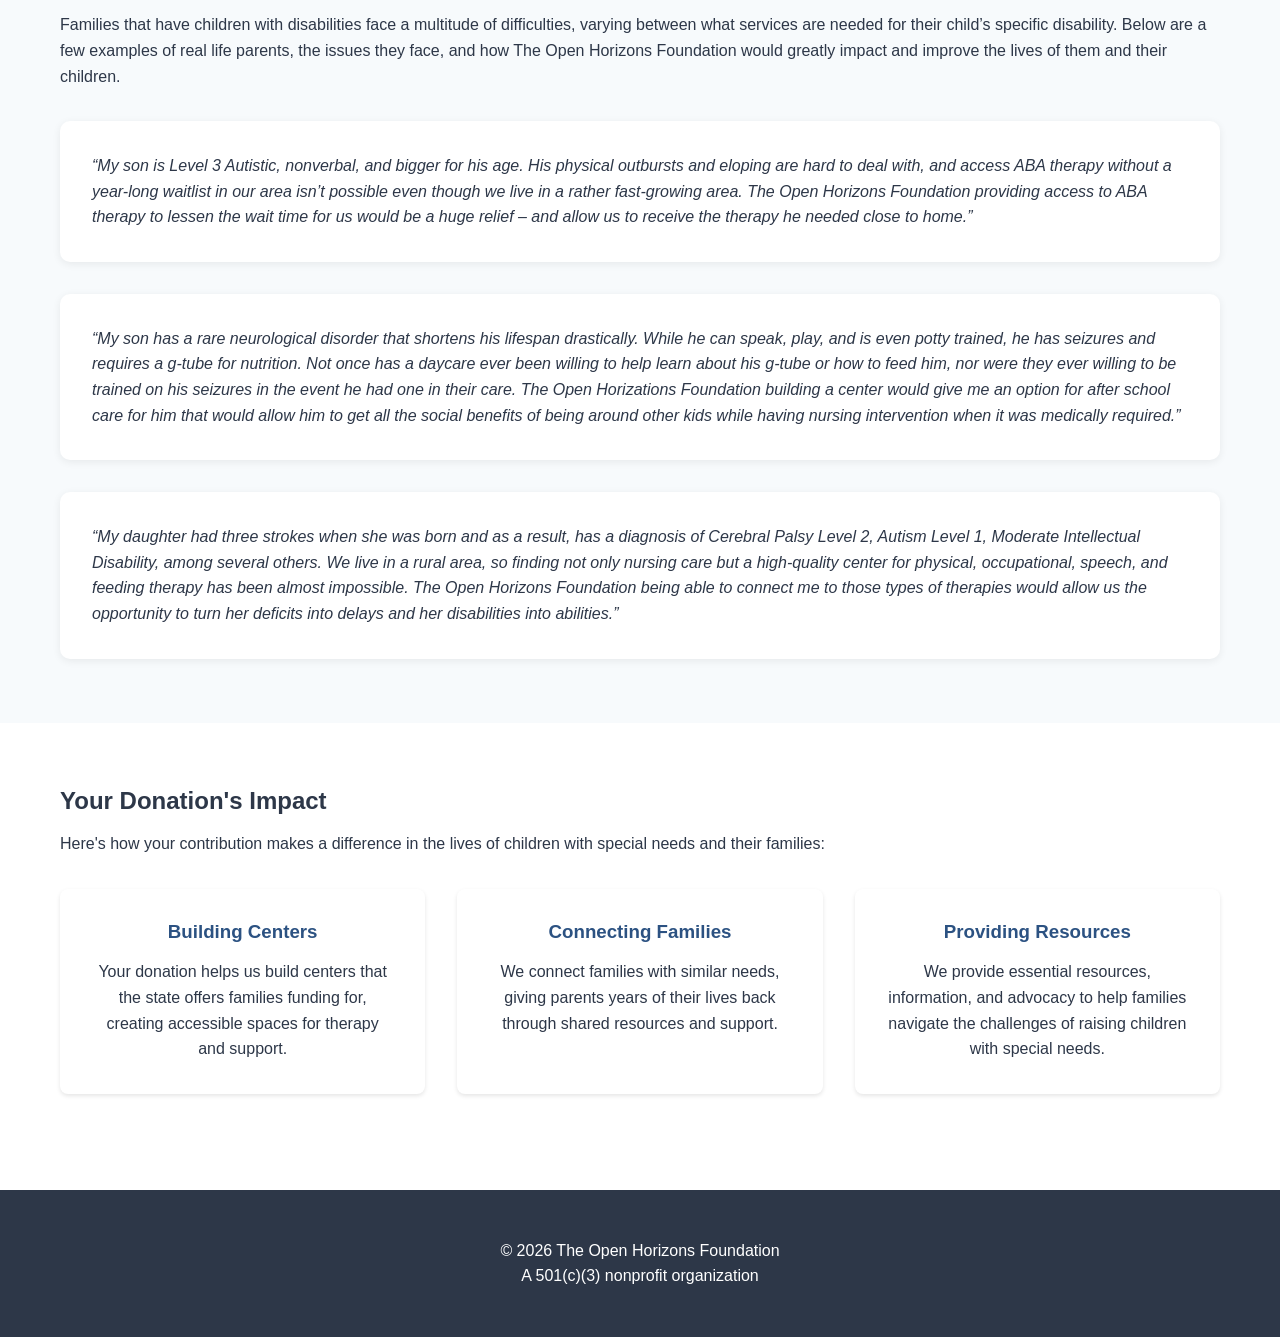
<file: donate.html>
<!DOCTYPE html>
<html lang="en">
<head>
    <meta charset="UTF-8">
    <meta name="viewport" content="width=device-width, initial-scale=1.0">
    <title>Donate | The Open Horizons Foundation</title>

    <!-- Primary Meta Tags -->
    <meta name="description" content="Support families of children with disabilities. Your tax-deductible donation to The Open Horizons Foundation funds therapy, care centers, and inclusive programs.">
    <meta name="keywords" content="donate, tax-deductible donation, special needs charity, 501(c)(3), nonprofit donation, PPECC funding, autism support, disability support, Texas nonprofit">
    <meta name="author" content="The Open Horizons Foundation">
    <meta name="robots" content="index, follow">
    <meta name="theme-color" content="#2C5282">
    <link rel="canonical" href="https://specialhelpers.org/donate.html">

    <!-- Open Graph / Facebook -->
    <meta property="og:type" content="website">
    <meta property="og:site_name" content="The Open Horizons Foundation">
    <meta property="og:url" content="https://specialhelpers.org/donate.html">
    <meta property="og:title" content="Donate | The Open Horizons Foundation">
    <meta property="og:description" content="Your tax-deductible gift funds therapy, care centers, and inclusive programs for children with disabilities and their families.">
    <meta property="og:image" content="https://specialhelpers.org/media/pic2.jpg">
    <meta property="og:image:alt" content="Make a difference in children's lives with The Open Horizons Foundation">
    <meta property="og:locale" content="en_US">

    <!-- Twitter -->
    <meta name="twitter:card" content="summary_large_image">
    <meta name="twitter:url" content="https://specialhelpers.org/donate.html">
    <meta name="twitter:title" content="Donate | The Open Horizons Foundation">
    <meta name="twitter:description" content="Your tax-deductible gift funds therapy, care centers, and inclusive programs for children with disabilities.">
    <meta name="twitter:image" content="https://specialhelpers.org/media/pic2.jpg">
    <meta name="twitter:image:alt" content="Make a difference with The Open Horizons Foundation">

    <link rel="icon" href="favicon.svg" type="image/svg+xml">
    <link rel="alternate icon" href="favicon.ico" type="image/x-icon">
    <link rel="stylesheet" href="styles.css">
    <style>
        /* Page-specific styles for the Donate page */

        .donate-section {
            background-color: var(--light-bg);
            padding: 3rem 0;
            text-align: center;
        }

        .donate-options {
            display: flex;
            flex-direction: column;
            align-items: center;
            gap: 2rem;
            max-width: 800px;
            margin: 2rem auto;
            padding: 2rem;
            background-color: var(--white);
            border-radius: 10px;
            box-shadow: 0 2px 10px rgba(0, 0, 0, 0.1);
        }

        .phone-number {
            font-size: 2rem;
            font-weight: bold;
            color: var(--primary-color);
            margin: 1rem 0;
        }

        .impact-section {
            padding: 4rem 0;
        }

        .impact-grid {
            display: grid;
            grid-template-columns: repeat(auto-fit, minmax(300px, 1fr));
            gap: 2rem;
            margin: 2rem 0;
        }

        .impact-card {
            background: var(--white);
            padding: 2rem;
            border-radius: 8px;
            box-shadow: 0 2px 4px rgba(0, 0, 0, 0.1);
            text-align: center;
        }

        .impact-card h3 {
            color: var(--primary-color);
        }

        @media (max-width: 768px) {
            .phone-number {
                font-size: 1.5rem;
            }
        }
    </style>
</head>
<body>
    <!-- Annual update: edit the % and year below -->
    <div class="impact-banner" role="region" aria-label="2025 impact statement">
        <div class="container impact-banner-inner">
            <span class="impact-stat">99.92%</span>
            <span class="impact-copy">of 2025 donations were deployed in the same year directly into the hands of families in need &mdash; thank you to our generous volunteers.</span>
            <a class="impact-cta" href="#donate-options">Donate &rarr;</a>
        </div>
    </div>
    <header>
        <div class="container header-content">
            <a href="index.html" class="logo" style="display: flex; align-items: center;"><img src="media/logo.jpg" alt="The Open Horizons Foundation Logo" style="max-height: 60px; margin-right: 15px;"><span>The Open Horizons Foundation</span></a>
            <nav>
                <ul>
                    <li><a href="index.html#about">About</a></li>
                    <li><a href="index.html#impact">Impact</a></li>
                    <li><a href="index.html#programs">Programs</a></li>
                    <li><a href="index.html#contact">Contact</a></li>
                    <li><a href="autism-resources.html">Autism Resources</a></li>
                    <li><a href="donate.html">Donate</a></li>
                </ul>
            </nav>
        </div>
    </header>

    <section class="page-header">
        <div class="container">
            <h1>Make a Difference Today</h1>
            <p>Your donation helps us support children with special needs and their families</p>
        </div>
    </section>

    <section class="donate-section" id="donate-options">
        <div class="container">
            <h2>How to Donate</h2>
            <p>Your generous contribution helps us build centers, connect families, and provide essential resources for children with special needs.</p>
            <p><strong>The Open Horizons Foundation is a 501(c)(3) nonprofit organization. All donations are tax deductible to the extent allowed by law.</strong></p>
            
            <div class="donate-options" style="display: flex; flex-direction: column; gap: 2rem; align-items: stretch;">
                <div style="background: var(--white); border-radius: 10px; box-shadow: 0 2px 10px rgba(0,0,0,0.1); padding: 2rem; margin-bottom: 0; text-align: center;">
                    <h3>Cheque</h3>
                    <p>Please make cheques payable to <strong>The Open Horizons Foundation</strong> and mail to:</p>
                    <p style="margin-top: 2rem; margin-bottom: 2rem;">5501 Balcones Dr<br>A141<br>Austin, TX 78731</p>
                    <p><strong>If you believe your cheque is significant, feel free to call us and a team member will come pick it up from you to personally say thank you.</strong></p>
                </div>
                <div style="background: var(--white); border-radius: 10px; box-shadow: 0 2px 10px rgba(0,0,0,0.1); padding: 2rem; margin-bottom: 0; text-align: center;">
                    <h3>Online Payment</h3>
                    <p>
                        <a href="https://buy.stripe.com/14A6oHeLigQ27xo7R0a7C01" class="button button-primary button-large" target="_blank" rel="noopener">Donate Online</a>
                        <a href="https://buy.stripe.com/3cI14n5aIbvI04W9Z8a7C03" class="button button-secondary button-large" target="_blank" rel="noopener" style="margin-left: 1rem;">Make a Recurring Donation</a>
                    </p>
                    <p>Secure payment powered by Stripe</p>
                </div>
                <div style="background: var(--white); border-radius: 10px; box-shadow: 0 2px 10px rgba(0,0,0,0.1); padding: 2rem; margin-bottom: 0; text-align: center;">
                    <h3>Wire or ACH Bank Transfer</h3>
                    <p>Please call or text us at:</p>
                    <div class="phone-number">1 512-360-0599</div>
                    <p>Our team will provide you with secure wire transfer instructions to complete your donation.</p>
                </div>
            </div>
        </div>
    </section>

    <section class="real-family-needs" style="background-color: var(--light-bg); padding: 4rem 0;">
        <div class="container">
            <h2>Real Family Needs</h2>
            <p>Families that have children with disabilities face a multitude of difficulties, varying between what services are needed for their child’s specific disability. Below are a few examples of real life parents, the issues they face, and how The Open Horizons Foundation would greatly impact and improve the lives of them and their children.</p>
            <!-- Example family stories can be added here in the future -->
            <div style="display: flex; flex-direction: column; gap: 2rem; margin-top: 2rem;">
                <div style="background: var(--white); border-radius: 10px; box-shadow: 0 2px 8px rgba(0,0,0,0.07); padding: 2rem;">
                    <p style="font-style: italic;">“My son is Level 3 Autistic, nonverbal, and bigger for his age. His physical outbursts and eloping are hard to deal with, and access ABA therapy without a year-long waitlist in our area isn’t possible even though we live in a rather fast-growing area. The Open Horizons Foundation providing access to ABA therapy to lessen the wait time for us would be a huge relief – and allow us to receive the therapy he needed close to home.”</p>
                </div>
                <div style="background: var(--white); border-radius: 10px; box-shadow: 0 2px 8px rgba(0,0,0,0.07); padding: 2rem;">
                    <p style="font-style: italic;">“My son has a rare neurological disorder that shortens his lifespan drastically. While he can speak, play, and is even potty trained, he has seizures and requires a g-tube for nutrition. Not once has a daycare ever been willing to help learn about his g-tube or how to feed him, nor were they ever willing to be trained on his seizures in the event he had one in their care. The Open Horizations Foundation building a center would give me an option for after school care for him that would allow him to get all the social benefits of being around other kids while having nursing intervention when it was medically required.”</p>
                </div>
                <div style="background: var(--white); border-radius: 10px; box-shadow: 0 2px 8px rgba(0,0,0,0.07); padding: 2rem;">
                    <p style="font-style: italic;">“My daughter had three strokes when she was born and as a result, has a diagnosis of Cerebral Palsy Level 2, Autism Level 1, Moderate Intellectual Disability, among several others. We live in a rural area, so finding not only nursing care but a high-quality center for physical, occupational, speech, and feeding therapy has been almost impossible. The Open Horizons Foundation being able to connect me to those types of therapies would allow us the opportunity to turn her deficits into delays and her disabilities into abilities.”</p>
                </div>
            </div>
        </div>
    </section>

    <section class="impact-section">
        <div class="container">
            <h2>Your Donation's Impact</h2>
            <p>Here's how your contribution makes a difference in the lives of children with special needs and their families:</p>
            
            <div class="impact-grid">
                <div class="impact-card">
                    <h3>Building Centers</h3>
                    <p>Your donation helps us build centers that the state offers families funding for, creating accessible spaces for therapy and support.</p>
                </div>
                <div class="impact-card">
                    <h3>Connecting Families</h3>
                    <p>We connect families with similar needs, giving parents years of their lives back through shared resources and support.</p>
                </div>
                <div class="impact-card">
                    <h3>Providing Resources</h3>
                    <p>We provide essential resources, information, and advocacy to help families navigate the challenges of raising children with special needs.</p>
                </div>
            </div>
        </div>
    </section>

    <footer>
        <div class="container footer-content">
            <div style="text-align: center; width: 100%;">
                <p>&copy; 2026 The Open Horizons Foundation</p>
                <p>A 501(c)(3) nonprofit organization</p>
            </div>
        </div>
    </footer>
</body>
</html>
</file>
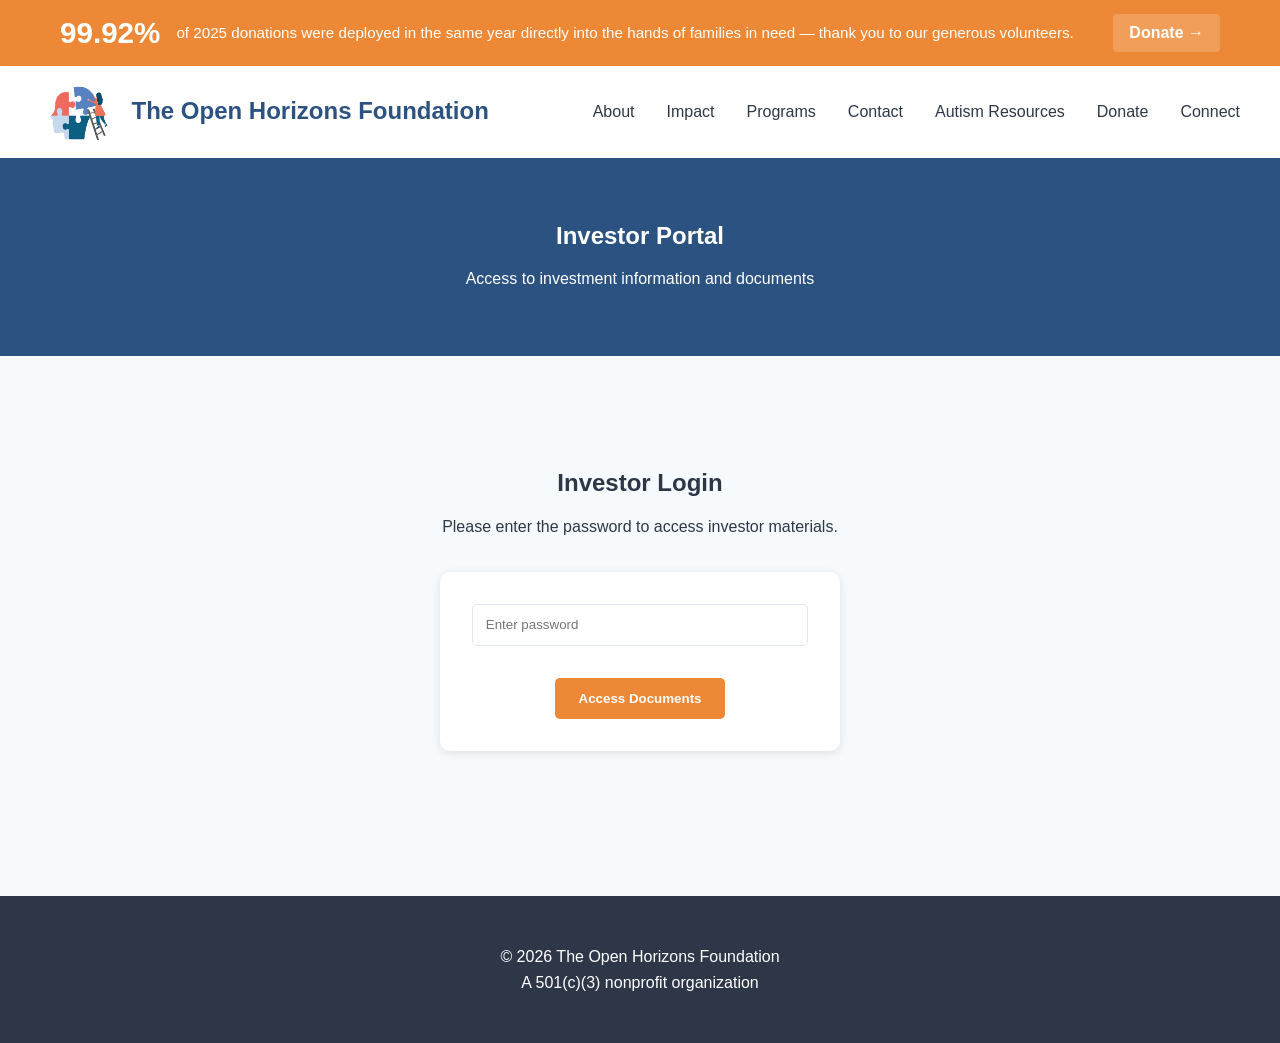
<file: investors.html>
<!DOCTYPE html>
<html lang="en">
<head>
    <meta charset="UTF-8">
    <meta name="viewport" content="width=device-width, initial-scale=1.0">
    <title>Investors | The Open Horizons Foundation</title>

    <!-- Primary Meta Tags -->
    <meta name="description" content="Investment opportunities and funding partnerships with The Open Horizons Foundation to expand specialized care for children with disabilities in Texas.">
    <meta name="author" content="The Open Horizons Foundation">
    <!-- Page is unlisted: change to "index, follow" if you want it discoverable in search engines -->
    <meta name="robots" content="noindex, nofollow">
    <meta name="theme-color" content="#2C5282">
    <link rel="canonical" href="https://specialhelpers.org/investors.html">

    <!-- Open Graph / Facebook (used for link previews even when noindexed) -->
    <meta property="og:type" content="website">
    <meta property="og:site_name" content="The Open Horizons Foundation">
    <meta property="og:url" content="https://specialhelpers.org/investors.html">
    <meta property="og:title" content="Investors | The Open Horizons Foundation">
    <meta property="og:description" content="Investment opportunities and funding partnerships to expand specialized care for children with disabilities in Texas.">
    <meta property="og:image" content="https://specialhelpers.org/media/logo.jpg">
    <meta property="og:image:alt" content="The Open Horizons Foundation logo">
    <meta property="og:locale" content="en_US">

    <!-- Twitter -->
    <meta name="twitter:card" content="summary_large_image">
    <meta name="twitter:url" content="https://specialhelpers.org/investors.html">
    <meta name="twitter:title" content="Investors | The Open Horizons Foundation">
    <meta name="twitter:description" content="Investment opportunities and funding partnerships to expand specialized care for children with disabilities in Texas.">
    <meta name="twitter:image" content="https://specialhelpers.org/media/logo.jpg">
    <meta name="twitter:image:alt" content="The Open Horizons Foundation logo">

    <link rel="icon" href="favicon.svg" type="image/svg+xml">
    <link rel="alternate icon" href="favicon.ico" type="image/x-icon">
    <link rel="stylesheet" href="styles.css">
    <style>
        /* Page-specific styles for the Investors portal */

        .login-section {
            background-color: var(--light-bg);
            padding: 3rem 0;
            text-align: center;
            min-height: 60vh;
            display: flex;
            flex-direction: column;
            justify-content: center;
            align-items: center;
        }

        .login-form {
            max-width: 400px;
            margin: 2rem auto;
            padding: 2rem;
            background-color: var(--white);
            border-radius: 10px;
            box-shadow: 0 2px 10px rgba(0, 0, 0, 0.1);
        }

        .login-form input {
            width: 100%;
            padding: 0.8rem;
            margin-bottom: 1rem;
            border: 1px solid #e2e8f0;
            border-radius: 5px;
        }

        .content-section {
            display: none; /* Hidden by default until password is entered */
            padding: 2rem 0;
        }

        /* Tab Styles */
        .tabs {
            display: flex;
            flex-wrap: wrap;
            margin-bottom: 2rem;
            border-bottom: 1px solid #e2e8f0;
        }

        .tab-button {
            padding: 1rem 2rem;
            background-color: transparent;
            border: none;
            cursor: pointer;
            font-weight: bold;
            transition: all 0.3s;
        }

        .tab-button:hover {
            background-color: #f0f4f8;
        }

        .tab-button.active {
            border-bottom: 3px solid var(--primary-color);
            color: var(--primary-color);
        }

        .tab-content {
            display: none;
            padding: 2rem;
            background-color: var(--white);
            border-radius: 0 0 10px 10px;
            box-shadow: 0 2px 4px rgba(0, 0, 0, 0.1);
        }

        .tab-content.active {
            display: block;
        }

        @media (max-width: 768px) {
            .tabs {
                flex-direction: column;
            }

            .tab-button {
                width: 100%;
                text-align: left;
                padding: 0.8rem 1rem;
                border-bottom: 1px solid #e2e8f0;
            }
        }
    </style>
</head>
<body>
    <!-- Annual update: edit the % and year below -->
    <div class="impact-banner" role="region" aria-label="2025 impact statement">
        <div class="container impact-banner-inner">
            <span class="impact-stat">99.92%</span>
            <span class="impact-copy">of 2025 donations were deployed in the same year directly into the hands of families in need &mdash; thank you to our generous volunteers.</span>
            <a class="impact-cta" href="donate.html">Donate &rarr;</a>
        </div>
    </div>
    <header>
        <div class="container header-content">
            <a href="index.html" class="logo" style="display: flex; align-items: center;"><img src="media/logo.jpg" alt="The Open Horizons Foundation Logo" style="max-height: 60px; margin-right: 15px;"><span>The Open Horizons Foundation</span></a>
            <nav>
                <ul>
                    <li><a href="index.html#about">About</a></li>
                    <li><a href="index.html#impact">Impact</a></li>
                    <li><a href="index.html#programs">Programs</a></li>
                    <li><a href="index.html#contact">Contact</a></li>
                    <li><a href="autism-resources.html">Autism Resources</a></li>
                    <li><a href="donate.html">Donate</a></li>
                    <li><a href="connect.html">Connect</a></li>
                </ul>
            </nav>
        </div>
    </header>

    <section class="page-header">
        <div class="container">
            <h1>Investor Portal</h1>
            <p>Access to investment information and documents</p>
        </div>
    </section>

    <section id="login-section" class="login-section">
        <div class="container">
            <h2>Investor Login</h2>
            <p>Please enter the password to access investor materials.</p>
            
            <div class="login-form">
                <input type="password" id="password-input" placeholder="Enter password">
                <button id="login-button" class="button button-primary">Access Documents</button>
                <p id="error-message" style="color: red; margin-top: 1rem; display: none;">Incorrect password. Please try again.</p>
            </div>
        </div>
    </section>

    <section id="content-section" class="content-section">
        <div class="container">
            <h2>Investor Materials</h2>
            <p>Welcome to our investor portal. Please select a tab to view the corresponding information.</p>
            
            <div class="tabs">
                <button class="tab-button active" onclick="openTab(event, 'business-plan')">Business Plan</button>
                <button class="tab-button" onclick="openTab(event, 'proforma')">Proforma</button>
                <button class="tab-button" onclick="openTab(event, 'documents')">Documents</button>
                <button class="tab-button" onclick="openTab(event, 'scaling-map')">Scaling Map</button>
                <button class="tab-button" onclick="openTab(event, 'information')">Information</button>
            </div>
            
            <div id="business-plan" class="tab-content active">
                <h3>Business Plan: Foundation-Funded Disability Service Centers in Texas</h3>
                
                <h4 style="margin-top: 2rem;">Executive Summary:</h4>
                <p>This business plan outlines the creation of a nonprofit foundation that funds and supports the rapid development of medical, therapy, and education centers across Texas. These centers will provide services to children and young adults with varying disabilities, helping to eliminate long waitlists and expand access to life-changing therapy and education. The foundation will serve as the capital and compliance backbone, helping local communities and franchisees launch sustainable, insurance-funded centers that require little to no out-of-pocket expenses for families.</p>
                
                <h4 style="margin-top: 2rem;">Mission Statement:</h4>
                <p>To close the access gap for children and young adults with disabilities in Texas by accelerating the launch of high-quality service centers, through a foundation-driven model that partners with local operators, educators, and therapists.</p>
                
                <h4 style="margin-top: 2rem;">Objectives:</h4>
                <ul>
                    <li>Reduce the waiting list for services in Texas by building at least 25 centers in underserved areas within the next 3 years.</li>
                    <li>Enable each center to serve a minimum of 60 clients per service daily, generating sustainable revenue via Medicaid and other insurance agreements.</li>
                    <li>Standardize clinical and operational procedures to ensure compliance, quality, and outcomes.</li>
                    <li>Recruit and support operators from local communities through a turnkey franchise model backed by the foundation.</li>
                </ul>
                
                <h4 style="margin-top: 2rem;">Foundation Structure & Role:</h4>
                <p><strong>Legal Structure:</strong> 501(c)(3) nonprofit foundation</p>
                <p><strong>Funding Sources:</strong> Philanthropic donations, grants, impact investments, and public-private partnerships</p>
                
                <p><strong>Core Functions:</strong></p>
                <ul>
                    <li>Provide startup capital (grants or zero-interest loans) to franchisees or center operators</li>
                    <li>Handle Medicaid and insurance enrollment, licensing, and compliance support</li>
                    <li>Train operators and clinical staff (intern pipelines, paid fellowships)</li>
                    <li>Centralize billing and back-office operations</li>
                    <li>Monitor outcomes and publish statewide impact data to attract continued donor and state support</li>
                </ul>
                
                <h4 style="margin-top: 2rem;">Services Offered by Centers:</h4>
                <ul>
                    <li>Applied Behavior Analysis (ABA) therapy</li>
                    <li>Speech and Occupational Therapy</li>
                    <li>Educational Support & Special Education Programming</li>
                    <li>Parent Training & Counseling</li>
                    <li>Social Skills Groups & Life Skills Training</li>
                    <li>After-school and Summer Programs</li>
                </ul>
                <p>Each center will hire the required number of licensed professionals, with at least one BCBA, SLP, and OT on staff or available as contractors. Centers will operate as medically necessary day service clinics, therapy clinics and/or early education centers.</p>
                
                <h4 style="margin-top: 2rem;">Target Market:</h4>
                <ul>
                    <li>Children and young adults (ages 2–21) diagnosed with a disability</li>
                    <li>Families eligible for Medicaid, CHIP, or the Children's Autism Program</li>
                    <li>Communities with >6-month waitlists for nursing, daycare, therapy, and autism services (priority areas)</li>
                </ul>
                
                <h4 style="margin-top: 2rem;">Revenue Model:</h4>
                <ul>
                    <li>Medicaid and insurance reimbursements (EPSDT, Applied Behavior Analysis (ABA), Speech, OT)</li>
                    <li>Managed Care Organization (MCO) contracts</li>
                    <li>Grants and government contracts (Children's Autism Program (CAP), Waivers)</li>
                    <li>Optional private pay for supplemental services (only where needed)</li>
                </ul>
                
                <h4 style="margin-top: 2rem;">Franchise/Network Model:</h4>
                <ul>
                    <li>Foundation owns brand and systems, licenses them to mission-aligned operators</li>
                    <li>Turnkey package includes: startup capital, staff training, clinical protocols, billing support, and compliance monitoring</li>
                    <li>Operators pay a percentage of revenue to the foundation to sustain the ecosystem</li>
                    <li>The foundation audits and provides quality control across all sites</li>
                </ul>
                
                <h4 style="margin-top: 2rem;">Partnership Opportunities:</h4>
                <ul>
                    <li>Universities (for therapist training pipelines and interns)</li>
                    <li>Texas HHSC and Medicaid MCOs</li>
                    <li>Philanthropies focused on education and disability support</li>
                </ul>
                
                <h4 style="margin-top: 2rem;">Initial Rollout Plan:</h4>
                <ul>
                    <li>Year 1: Design and break ground on a foundation model center that offers qualities to reduce operating expenditures</li>
                    <li>Year 3: Launch additional pilot centers in waitlist hotspots (e.g., Austin suburbs, Rio Grande Valley, Dallas outskirts)</li>
                    <li>Year 5: Expand to 10 additional centers using proven templates</li>
                </ul>
                
                <h4 style="margin-top: 2rem;">Impact Measurement:</h4>
                <ul>
                    <li>Number of children served off waitlists</li>
                    <li>Reduction in average wait time</li>
                    <li>Client developmental progress (per standardized tools)</li>
                    <li>Parent satisfaction and outcomes</li>
                    <li>Cost savings to Medicaid and insurance providers vs. out-of-state placements</li>
                </ul>
                
                <h4 style="margin-top: 2rem;">Conclusion:</h4>
                <p>This foundation-driven model can rapidly address the disability service crisis in Texas. By combining philanthropic startup capital with sustainable government revenue streams, we will empower local leaders to open centers, provide essential care, and ensure that no child waits over a year for life-changing support. The foundation's job is to make opening a high-quality center simple, affordable, and impactful.</p>
                <h4 style="margin-top: 2rem;">Scaling Map & Operational Notes</h4>
                <ul>
                    <li>Do not refer to centers as 'autism centers.' Use 'inclusive daycares' or 'therapy centers' as appropriate. Centers cannot be schools and must serve a broad range of children, not just those with autism.</li>
                    <li>Bilingual services should be a high priority, especially for this region.</li>
                    <li>School district billing is not applicable.</li>
                    <li>PT, OT, Speech, and ABA therapy must all be prioritized in service offerings.</li>
                    <li>State mandates minimum staffing for PPECCs and daycares/early learning centers—ensure compliance.</li>
                    <li>Plan for medication management, food service for daycares, and full ADA accessibility in all facilities.</li>
                </ul>
                
                <p style="margin-top: 2rem;"><em>Prepared by: Jodi Whites<br>Date: Sat April 19th 2025</em></p>
                
                <h4 style="margin-top: 2rem;">Legal and Funding Clarification</h4>
                <p><strong>Important Note:</strong> State funding that is specifically allocated for public schools cannot be used for therapy or service centers unless those centers go through the formal process to become an actual public or private school. Schools are already legally required to provide resources and support for all students, including those with disabilities or who are considered "difficult." Schools are not legally able to partner with a foundation to outsource or delegate Special Education services, as teachers and paraprofessionals are required by law to receive specific training and certification to provide these services directly within the school system.</p>
            </div>
            
            <div id="proforma" class="tab-content">
                <h3>Proforma Financial Statements</h3>
                <p>Our proforma financial statements provide detailed projections of our expected financial performance over the next five years. The following estimates reflect more realistic costs for launching and operating a PPECC (Prescribed Pediatric Extended Care Center) in Texas, based on current market conditions and regulatory requirements.</p>
                <h4 style="margin-top: 2rem;">Key Assumptions & Regulatory Requirements</h4>
                <ul>
                    <li>Land acquisition costs: $2.5–$5 million (varies by region and site size)</li>
                    <li>Construction, landscaping, and furnishing: $2–$4 million</li>
                    <li>PPECCs require a minimum 1:3 nurse to child ratio, with a maximum of 60 children per center</li>
                    <li>Minimum 20 nurses per shift, at $25/hour or more, 8+ hours/day</li>
                    <li>Additional required staff: CNAs, medical directors, director of nursing, case managers, admin, janitorial, etc.</li>
                    <li>Competitive wages, overtime, and full benefits for all staff</li>
                    <li>Ongoing operational costs: utilities, insurance, supplies, maintenance, etc.</li>
                </ul>
                <h4 style="margin-top: 2rem;">Sample Year 1 Staffing Table (PPECC, 60 children)</h4>
                <table style="width: 100%; border-collapse: collapse; margin-bottom: 2rem;">
                    <thead>
                        <tr style="background-color: #f0f4f8;">
                            <th style="padding: 8px; text-align: left;">Position</th>
                            <th style="padding: 8px; text-align: right;"># FTE</th>
                            <th style="padding: 8px; text-align: right;">Avg. Wage/Salary</th>
                            <th style="padding: 8px; text-align: right;">Annual Cost</th>
                        </tr>
                    </thead>
                    <tbody>
                        <tr><td>Nurses (RNs/LVNs)</td><td style="text-align: right;">20</td><td style="text-align: right;">$52,000</td><td style="text-align: right;">$1,040,000</td></tr>
                        <tr><td>Certified Nursing Assistants (CNAs)</td><td style="text-align: right;">8</td><td style="text-align: right;">$35,000</td><td style="text-align: right;">$280,000</td></tr>
                        <tr><td>Medical Director</td><td style="text-align: right;">1</td><td style="text-align: right;">$180,000</td><td style="text-align: right;">$180,000</td></tr>
                        <tr><td>Director of Nursing</td><td style="text-align: right;">1</td><td style="text-align: right;">$110,000</td><td style="text-align: right;">$110,000</td></tr>
                        <tr><td>Case Managers</td><td style="text-align: right;">2</td><td style="text-align: right;">$60,000</td><td style="text-align: right;">$120,000</td></tr>
                        <tr><td>Therapists (PT/OT/SLP/ABA)</td><td style="text-align: right;">6</td><td style="text-align: right;">$80,000</td><td style="text-align: right;">$480,000</td></tr>
                        <tr><td>Admin/Clerical</td><td style="text-align: right;">3</td><td style="text-align: right;">$45,000</td><td style="text-align: right;">$135,000</td></tr>
                        <tr><td>Janitorial/Maintenance</td><td style="text-align: right;">2</td><td style="text-align: right;">$35,000</td><td style="text-align: right;">$70,000</td></tr>
                        <tr style="font-weight: bold;"><td>Total Staffing</td><td></td><td></td><td style="text-align: right;">$2,415,000</td></tr>
                    </tbody>
                </table>
                <h4 style="margin-top: 2rem;">Sample Year 1 Line-Item Budget</h4>
                <table style="width: 100%; border-collapse: collapse; margin-bottom: 2rem;">
                    <thead>
                        <tr style="background-color: #f0f4f8;">
                            <th style="padding: 8px; text-align: left;">Category</th>
                            <th style="padding: 8px; text-align: right;">Estimated Cost (USD)</th>
                        </tr>
                    </thead>
                    <tbody>
                        <tr><td>Land Acquisition</td><td style="text-align: right;">$3,500,000</td></tr>
                        <tr><td>Construction & Build-Out</td><td style="text-align: right;">$3,000,000</td></tr>
                        <tr><td>Furnishings & Equipment</td><td style="text-align: right;">$500,000</td></tr>
                        <tr><td>Licensing, Permits, Legal</td><td style="text-align: right;">$100,000</td></tr>
                        <tr><td>Staffing (see table above)</td><td style="text-align: right;">$2,415,000</td></tr>
                        <tr><td>Benefits, Payroll Taxes</td><td style="text-align: right;">$725,000</td></tr>
                        <tr><td>Utilities, Insurance, Supplies</td><td style="text-align: right;">$350,000</td></tr>
                        <tr><td>Maintenance & Janitorial</td><td style="text-align: right;">$100,000</td></tr>
                        <tr><td>Other Operating Expenses</td><td style="text-align: right;">$150,000</td></tr>
                        <tr style="font-weight: bold;"><td>Total Year 1 Budget</td><td style="text-align: right;">$10,840,000</td></tr>
                    </tbody>
                </table>
                <p><strong>Note:</strong> These figures are estimates and should be adjusted for local market conditions, inflation, and regulatory changes. PPECCs are highly regulated and require strict compliance with nurse-to-child ratios, staffing, and facility standards, all of which significantly impact both startup and ongoing costs.</p>
                
                <h4 style="margin-top: 2rem;">Single Center Financial Model</h4>
                <p>Below is a summary of the financial model for a single autism service center:</p>
                
                <div style="overflow-x: auto; margin: 2rem 0;">
                    <table style="width: 100%; border-collapse: collapse; border: 1px solid #e2e8f0;">
                        <thead>
                            <tr style="background-color: var(--primary-color); color: white;">
                                <th style="padding: 10px; text-align: left; border: 1px solid #e2e8f0;">Category</th>
                                <th style="padding: 10px; text-align: right; border: 1px solid #e2e8f0;">Amount (USD)</th>
                            </tr>
                        </thead>
                        <tbody>
                            <tr>
                                <td style="padding: 10px; border: 1px solid #e2e8f0;">Land Purchase</td>
                                <td style="padding: 10px; text-align: right; border: 1px solid #e2e8f0;">-250,000.00</td>
                            </tr>
                            <tr>
                                <td style="padding: 10px; border: 1px solid #e2e8f0;">Construction</td>
                                <td style="padding: 10px; text-align: right; border: 1px solid #e2e8f0;">-850,000.00</td>
                            </tr>
                            <tr>
                                <td style="padding: 10px; border: 1px solid #e2e8f0;">Equipment & Furnishings</td>
                                <td style="padding: 10px; text-align: right; border: 1px solid #e2e8f0;">-100,000.00</td>
                            </tr>
                            <tr>
                                <td style="padding: 10px; border: 1px solid #e2e8f0;">Training</td>
                                <td style="padding: 10px; text-align: right; border: 1px solid #e2e8f0;">-25,000.00</td>
                            </tr>
                            <tr>
                                <td style="padding: 10px; border: 1px solid #e2e8f0;">Working Capital</td>
                                <td style="padding: 10px; text-align: right; border: 1px solid #e2e8f0;">-75,000.00</td>
                            </tr>
                            <tr style="background-color: #f0f4f8; font-weight: bold;">
                                <td style="padding: 10px; border: 1px solid #e2e8f0;">Total Initial Investment</td>
                                <td style="padding: 10px; text-align: right; border: 1px solid #e2e8f0;">-1,300,000.00</td>
                            </tr>
                            <tr style="background-color: #e6ffee;">
                                <td style="padding: 10px; border: 1px solid #e2e8f0;">Annual Revenue</td>
                                <td style="padding: 10px; text-align: right; border: 1px solid #e2e8f0;">2,250,000.00</td>
                            </tr>
                            <tr>
                                <td style="padding: 10px; border: 1px solid #e2e8f0;">Salaries & Benefits</td>
                                <td style="padding: 10px; text-align: right; border: 1px solid #e2e8f0;">-750,000.00</td>
                            </tr>
                            <tr>
                                <td style="padding: 10px; border: 1px solid #e2e8f0;">Training & Compliance</td>
                                <td style="padding: 10px; text-align: right; border: 1px solid #e2e8f0;">-75,000.00</td>
                            </tr>
                            <tr>
                                <td style="padding: 10px; border: 1px solid #e2e8f0;">Billing & Admin</td>
                                <td style="padding: 10px; text-align: right; border: 1px solid #e2e8f0;">-40,000.00</td>
                            </tr>
                            <tr>
                                <td style="padding: 10px; border: 1px solid #e2e8f0;">Operating Costs</td>
                                <td style="padding: 10px; text-align: right; border: 1px solid #e2e8f0;">-25,000.00</td>
                            </tr>
                            <tr>
                                <td style="padding: 10px; border: 1px solid #e2e8f0;">Foundation Fee (5%)</td>
                                <td style="padding: 10px; text-align: right; border: 1px solid #e2e8f0;">-112,500.00</td>
                            </tr>
                            <tr style="background-color: #ffeeee;">
                                <td style="padding: 10px; border: 1px solid #e2e8f0;">Annual Expenses</td>
                                <td style="padding: 10px; text-align: right; border: 1px solid #e2e8f0;">-952,500.00</td>
                            </tr>
                            <tr style="background-color: #f0f4f8; font-weight: bold;">
                                <td style="padding: 10px; border: 1px solid #e2e8f0;">Annual Net Income</td>
                                <td style="padding: 10px; text-align: right; border: 1px solid #e2e8f0;">1,297,500.00</td>
                            </tr>
                        </tbody>
                    </table>
                </div>
                
                <p>This financial model demonstrates the sustainability of each center, with a projected annual net income of $1,297,500 on an initial investment of $1,300,000, representing a nearly 100% annual return on investment.</p>
                
                <h4 style="margin-top: 2rem;">Income Statement Projections</h4>
                <p>Below are the projected income statements for the first three years of operation:</p>
                
                <div style="overflow-x: auto; margin: 2rem 0;">
                    <table style="width: 100%; border-collapse: collapse; border: 1px solid #e2e8f0;">
                        <thead>
                            <tr style="background-color: var(--primary-color); color: white;">
                                <th style="padding: 10px; text-align: left; border: 1px solid #e2e8f0;">Year</th>
                                <th style="padding: 10px; text-align: right; border: 1px solid #e2e8f0;">Revenue</th>
                                <th style="padding: 10px; text-align: right; border: 1px solid #e2e8f0;">Total Expenses</th>
                                <th style="padding: 10px; text-align: right; border: 1px solid #e2e8f0;">Net Income</th>
                            </tr>
                        </thead>
                        <tbody>
                            <tr>
                                <td style="padding: 10px; border: 1px solid #e2e8f0;">Year 1</td>
                                <td style="padding: 10px; text-align: right; border: 1px solid #e2e8f0;">2,250,000.00</td>
                                <td style="padding: 10px; text-align: right; border: 1px solid #e2e8f0;">952,500.00</td>
                                <td style="padding: 10px; text-align: right; border: 1px solid #e2e8f0;">1,297,500.00</td>
                            </tr>
                            <tr>
                                <td style="padding: 10px; border: 1px solid #e2e8f0;">Year 2</td>
                                <td style="padding: 10px; text-align: right; border: 1px solid #e2e8f0;">2,362,500.00</td>
                                <td style="padding: 10px; text-align: right; border: 1px solid #e2e8f0;">983,325.00</td>
                                <td style="padding: 10px; text-align: right; border: 1px solid #e2e8f0;">1,379,175.00</td>
                            </tr>
                            <tr>
                                <td style="padding: 10px; border: 1px solid #e2e8f0;">Year 3</td>
                                <td style="padding: 10px; text-align: right; border: 1px solid #e2e8f0;">2,480,625.00</td>
                                <td style="padding: 10px; text-align: right; border: 1px solid #e2e8f0;">1,015,187.25</td>
                                <td style="padding: 10px; text-align: right; border: 1px solid #e2e8f0;">1,465,437.75</td>
                            </tr>
                        </tbody>
                    </table>
                </div>
                
                <p>As shown in the projections, revenue is expected to grow by 5% annually, with a corresponding increase in expenses. Net income shows steady growth over the three-year period, demonstrating the long-term sustainability of the center model.</p>
                
                <h4 style="margin-top: 2rem;">Balance Sheet Projections</h4>
                <p>The table below shows the projected balance sheet for the first three years of operation:</p>
                
                <div style="overflow-x: auto; margin: 2rem 0;">
                    <table style="width: 100%; border-collapse: collapse; border: 1px solid #e2e8f0;">
                        <thead>
                            <tr style="background-color: var(--primary-color); color: white;">
                                <th style="padding: 10px; text-align: left; border: 1px solid #e2e8f0;">Year</th>
                                <th style="padding: 10px; text-align: right; border: 1px solid #e2e8f0;">Cash</th>
                                <th style="padding: 10px; text-align: right; border: 1px solid #e2e8f0;">Land</th>
                                <th style="padding: 10px; text-align: right; border: 1px solid #e2e8f0;">Net Building</th>
                                <th style="padding: 10px; text-align: right; border: 1px solid #e2e8f0;">Net Equipment</th>
                                <th style="padding: 10px; text-align: right; border: 1px solid #e2e8f0;">Retained Earnings</th>
                                <th style="padding: 10px; text-align: right; border: 1px solid #e2e8f0;">Total Assets</th>
                                <th style="padding: 10px; text-align: right; border: 1px solid #e2e8f0;">Total Liabilities</th>
                                <th style="padding: 10px; text-align: right; border: 1px solid #e2e8f0;">Total Equity</th>
                            </tr>
                        </thead>
                        <tbody>
                            <tr>
                                <td style="padding: 10px; border: 1px solid #e2e8f0;">Year 1</td>
                                <td style="padding: 10px; text-align: right; border: 1px solid #e2e8f0;">75,000.00</td>
                                <td style="padding: 10px; text-align: right; border: 1px solid #e2e8f0;">250,000.00</td>
                                <td style="padding: 10px; text-align: right; border: 1px solid #e2e8f0;">765,000.00</td>
                                <td style="padding: 10px; text-align: right; border: 1px solid #e2e8f0;">80,000.00</td>
                                <td style="padding: 10px; text-align: right; border: 1px solid #e2e8f0;">1,297,500.00</td>
                                <td style="padding: 10px; text-align: right; border: 1px solid #e2e8f0;">2,467,500.00</td>
                                <td style="padding: 10px; text-align: right; border: 1px solid #e2e8f0;">-</td>
                                <td style="padding: 10px; text-align: right; border: 1px solid #e2e8f0;">2,467,500.00</td>
                            </tr>
                            <tr>
                                <td style="padding: 10px; border: 1px solid #e2e8f0;">Year 2</td>
                                <td style="padding: 10px; text-align: right; border: 1px solid #e2e8f0;">75,000.00</td>
                                <td style="padding: 10px; text-align: right; border: 1px solid #e2e8f0;">250,000.00</td>
                                <td style="padding: 10px; text-align: right; border: 1px solid #e2e8f0;">680,000.00</td>
                                <td style="padding: 10px; text-align: right; border: 1px solid #e2e8f0;">60,000.00</td>
                                <td style="padding: 10px; text-align: right; border: 1px solid #e2e8f0;">2,676,675.00</td>
                                <td style="padding: 10px; text-align: right; border: 1px solid #e2e8f0;">3,741,675.00</td>
                                <td style="padding: 10px; text-align: right; border: 1px solid #e2e8f0;">-</td>
                                <td style="padding: 10px; text-align: right; border: 1px solid #e2e8f0;">3,741,675.00</td>
                            </tr>
                            <tr>
                                <td style="padding: 10px; border: 1px solid #e2e8f0;">Year 3</td>
                                <td style="padding: 10px; text-align: right; border: 1px solid #e2e8f0;">75,000.00</td>
                                <td style="padding: 10px; text-align: right; border: 1px solid #e2e8f0;">250,000.00</td>
                                <td style="padding: 10px; text-align: right; border: 1px solid #e2e8f0;">595,000.00</td>
                                <td style="padding: 10px; text-align: right; border: 1px solid #e2e8f0;">40,000.00</td>
                                <td style="padding: 10px; text-align: right; border: 1px solid #e2e8f0;">4,142,112.75</td>
                                <td style="padding: 10px; text-align: right; border: 1px solid #e2e8f0;">5,102,112.75</td>
                                <td style="padding: 10px; text-align: right; border: 1px solid #e2e8f0;">-</td>
                                <td style="padding: 10px; text-align: right; border: 1px solid #e2e8f0;">5,102,112.75</td>
                            </tr>
                        </tbody>
                    </table>
                </div>
                
                <p>The balance sheet projections demonstrate strong asset growth over the three-year period, with total assets increasing from $2,467,500 in Year 1 to $5,102,112.75 in Year 3. This growth is primarily driven by retained earnings, while the building and equipment values decrease due to depreciation. The center operates with zero liabilities, resulting in a strong equity position that doubles over the three-year period.</p>
                
                <h4 style="margin-top: 2rem;">Cash Flow Projections</h4>
                <p>The table below shows the projected cash flow for the initial investment and first three years of operation:</p>
                
                <div style="overflow-x: auto; margin: 2rem 0;">
                    <table style="width: 100%; border-collapse: collapse; border: 1px solid #e2e8f0;">
                        <thead>
                            <tr style="background-color: var(--primary-color); color: white;">
                                <th style="padding: 10px; text-align: left; border: 1px solid #e2e8f0;">Period</th>
                                <th style="padding: 10px; text-align: right; border: 1px solid #e2e8f0;">Cash Inflow</th>
                                <th style="padding: 10px; text-align: right; border: 1px solid #e2e8f0;">Cash Outflow</th>
                                <th style="padding: 10px; text-align: right; border: 1px solid #e2e8f0;">Net Cash Flow</th>
                                <th style="padding: 10px; text-align: right; border: 1px solid #e2e8f0;">Cumulative Cash</th>
                            </tr>
                        </thead>
                        <tbody>
                            <tr>
                                <td style="padding: 10px; border: 1px solid #e2e8f0;">Initial Investment</td>
                                <td style="padding: 10px; text-align: right; border: 1px solid #e2e8f0;">1,300,000.00</td>
                                <td style="padding: 10px; text-align: right; border: 1px solid #e2e8f0;">1,300,000.00</td>
                                <td style="padding: 10px; text-align: right; border: 1px solid #e2e8f0;">0.00</td>
                                <td style="padding: 10px; text-align: right; border: 1px solid #e2e8f0;">0.00</td>
                            </tr>
                            <tr>
                                <td style="padding: 10px; border: 1px solid #e2e8f0;">Year 1 Operations</td>
                                <td style="padding: 10px; text-align: right; border: 1px solid #e2e8f0;">2,250,000.00</td>
                                <td style="padding: 10px; text-align: right; border: 1px solid #e2e8f0;">847,500.00</td>
                                <td style="padding: 10px; text-align: right; border: 1px solid #e2e8f0;">1,402,500.00</td>
                                <td style="padding: 10px; text-align: right; border: 1px solid #e2e8f0;">1,402,500.00</td>
                            </tr>
                            <tr>
                                <td style="padding: 10px; border: 1px solid #e2e8f0;">Year 2 Operations</td>
                                <td style="padding: 10px; text-align: right; border: 1px solid #e2e8f0;">2,362,500.00</td>
                                <td style="padding: 10px; text-align: right; border: 1px solid #e2e8f0;">878,325.00</td>
                                <td style="padding: 10px; text-align: right; border: 1px solid #e2e8f0;">1,484,175.00</td>
                                <td style="padding: 10px; text-align: right; border: 1px solid #e2e8f0;">2,886,675.00</td>
                            </tr>
                            <tr>
                                <td style="padding: 10px; border: 1px solid #e2e8f0;">Year 3 Operations</td>
                                <td style="padding: 10px; text-align: right; border: 1px solid #e2e8f0;">2,480,625.00</td>
                                <td style="padding: 10px; text-align: right; border: 1px solid #e2e8f0;">910,187.25</td>
                                <td style="padding: 10px; text-align: right; border: 1px solid #e2e8f0;">1,570,437.75</td>
                                <td style="padding: 10px; text-align: right; border: 1px solid #e2e8f0;">4,457,112.75</td>
                            </tr>
                        </tbody>
                    </table>
                </div>
                
                <div style="background-color: #f8f9fa; padding: 20px; border-radius: 5px; margin: 1rem 0;">
                    <h5 style="margin-top: 0;">Cash Flow Explanation:</h5>
                    <ul style="margin-top: 10px;">
                        <li><strong>Initial Investment:</strong> $1.3M funding received and immediately invested in facility, equipment, and startup costs</li>
                        <li><strong>Cash Inflow:</strong> Annual revenue from Medicaid billing, insurance, and other funding sources</li>
                        <li><strong>Cash Outflow:</strong> Operating expenses including salaries, training, administrative costs, and facility maintenance</li>
                        <li><strong>Net Cash Flow:</strong> The difference between cash inflow and outflow for each period</li>
                        <li><strong>Cumulative Cash:</strong> Running total of available cash, demonstrating liquidity growth over time</li>
                    </ul>
                </div>
                
                <p>The cash flow projections demonstrate the financial sustainability of each center. After the initial investment of $1.3 million, each center generates strong positive cash flow from operations. Revenue grows steadily while operational expenses are well-managed, resulting in a cumulative cash position of over $4.45 million by Year 3. This demonstrates the center's ability to generate significant liquidity beyond its initial investment requirements.</p>
                
                <h4 style="margin-top: 2rem;">Break-even Analysis</h4>
                <p>To ensure financial sustainability, each center has a clear break-even point calculated based on its fixed and variable costs.</p>
                
                <div style="background-color: #f8f9fa; padding: 20px; border-radius: 5px; margin: 2rem 0;">
                    <p><strong>Fixed Costs:</strong> Estimated at $840,000 annually, including salaries, training, administrative overhead, and operating expenses.</p>
                    
                    <p><strong>Revenue per Client:</strong> $15,000 annually (primarily funded through Medicaid and public contracts).</p>
                    
                    <p><strong>Variable Costs:</strong> Include a 5% foundation fee on gross revenue.</p>
                    
                    <p style="margin-top: 15px;">Using these figures, each center reaches break-even at approximately <strong>59 clients per year</strong> or <strong>$884,211 in annual revenue</strong>. Beyond this point, all additional revenue contributes to net income and supports reinvestment, expansion, or enhanced service offerings.</p>
                </div>
                
                <p>This break-even analysis demonstrates that each center can achieve financial sustainability with a relatively modest client base, making the model viable even in smaller communities or during initial ramp-up periods.</p>
                
                <h4 style="margin-top: 2rem;">Funding Requirements</h4>
                <p>To launch the first five centers in Year 1, the foundation seeks a total of $6.5 million in startup capital. This funding will be allocated as follows:</p>
                
                <div style="background-color: #f8f9fa; padding: 20px; border-radius: 5px; margin: 2rem 0;">
                    <p><strong>$1.3 million per center, covering:</strong></p>
                    <ul style="margin-top: 10px;">
                        <li>Land acquisition and development</li>
                        <li>Facility construction and outfitting</li>
                        <li>Equipment and furnishings</li>
                        <li>Staff recruitment and training</li>
                        <li>Licensing, compliance, and Medicaid enrollment</li>
                        <li>Working capital for first 6–12 months of operations</li>
                    </ul>
                    
                    <p style="margin-top: 15px;">Funding will come from a blend of philanthropic contributions, foundation grants, and social impact investments. In future years, centers are expected to be self-sustaining from operational revenue, allowing the foundation to recycle initial funds into additional launches.</p>
                    
                    <p style="margin-top: 15px;"><strong>Additional administrative funds may be requested for:</strong></p>
                    <ul style="margin-top: 10px;">
                        <li>Centralized billing and compliance systems</li>
                        <li>Curriculum and training development</li>
                        <li>Impact measurement and outcomes tracking</li>
                    </ul>
                </div>
                
                <p>This funding structure allows for a sustainable expansion model where initial investments create self-funding centers that generate both social impact and financial sustainability, creating a virtuous cycle of growth and service expansion.</p>
            </div>
            
            <div id="documents" class="tab-content">
                <h3>Documents</h3>

                <ul>
                    <li><strong>Articles of Incorporation</strong> - <a href="https://docs.google.com/document/d/1CgaM_8PMigygwubQh6cmRmYiZLAMJqYFHYCJNVqTd-I/edit?usp=sharing" target="_blank">View Online</a></li>
                    <li><strong>Bylaws</strong> - <a href="https://docs.google.com/document/d/1njGPq0Nb4qdrxtO4MW11DcBcC-qYr65vMn0le4U0n50/edit?usp=sharing" target="_blank">View Online</a></li>
                    <li>501(c)(3) Determination Letter</li>
                    <li><strong>Board Meeting Minutes</strong> - <a href="https://docs.google.com/document/d/1vOVkJD-M_MmojUPBy-1pzo_oN2ke57u7f2qwW-4q_6s/edit?usp=sharing" target="_blank">View Online</a></li>
                    <li><strong>Annual Reports</strong> - <a href="https://docs.google.com/document/d/1JKSGjFoNmqTqGN13Hr0Y5tM427UwFSzTZLl_hlpWmYU/edit?usp=sharing" target="_blank">View Online</a></li>
                    <li><strong>Grant Applications</strong> - <a href="https://docs.google.com/document/d/11b02NcfETn41cPUQPnt4fqlSvCSFXOdPZ3JHgSsPwEI/edit?usp=sharing" target="_blank">View Online</a></li>
                </ul>

            </div>
            
            <div id="scaling-map" class="tab-content">
                <h3>Scaling Map</h3>
                <p>Our scaling map outlines our growth strategy and expansion plans for the next decade.</p>
                
                <h4 style="margin-top: 2rem;">Geographic Expansion Timeline</h4>
                
                <div style="overflow-x: auto; margin: 2rem 0;">
                    <table style="width: 100%; border-collapse: collapse; border: 1px solid #e2e8f0;">
                        <thead>
                            <tr style="background-color: var(--primary-color); color: white;">
                                <th style="padding: 10px; text-align: left; border: 1px solid #e2e8f0;">Year</th>
                                <th style="padding: 10px; text-align: left; border: 1px solid #e2e8f0;">Region</th>
                                <th style="padding: 10px; text-align: left; border: 1px solid #e2e8f0;">Target City</th>
                                <th style="padding: 10px; text-align: left; border: 1px solid #e2e8f0;">Milestone</th>
                                <th style="padding: 10px; text-align: left; border: 1px solid #e2e8f0;">Projected Clients Served</th>
                            </tr>
                        </thead>
                        <tbody>
                            <tr>
                                <td style="padding: 10px; border: 1px solid #e2e8f0;">2026</td>
                                <td style="padding: 10px; border: 1px solid #e2e8f0;">Central Texas</td>
                                <td style="padding: 10px; border: 1px solid #e2e8f0;">Seguin (Flagship Site)</td>
                                <td style="padding: 10px; border: 1px solid #e2e8f0;">Launch of first autism center. Complete Medicaid enrollment, hire full staff, and open doors.</td>
                                <td style="padding: 10px; border: 1px solid #e2e8f0;">150</td>
                            </tr>
                            <tr>
                                <td style="padding: 10px; border: 1px solid #e2e8f0;">2026</td>
                                <td style="padding: 10px; border: 1px solid #e2e8f0;">Greater Austin</td>
                                <td style="padding: 10px; border: 1px solid #e2e8f0;">North Austin / Round Rock</td>
                                <td style="padding: 10px; border: 1px solid #e2e8f0;">Open 2nd center in a high-growth suburban area. Partner with school districts for Individualized Education Program (IEP) placements.</td>
                                <td style="padding: 10px; border: 1px solid #e2e8f0;">+150</td>
                            </tr>
                            <tr>
                                <td style="padding: 10px; border: 1px solid #e2e8f0;">2027</td>
                                <td style="padding: 10px; border: 1px solid #e2e8f0;">San Antonio Area</td>
                                <td style="padding: 10px; border: 1px solid #e2e8f0;">New Braunfels / Seguin</td>
                                <td style="padding: 10px; border: 1px solid #e2e8f0;">Expand into south-central region. Build bilingual capacity for Spanish-speaking families.</td>
                                <td style="padding: 10px; border: 1px solid #e2e8f0;">+150</td>
                            </tr>
                            <tr>
                                <td style="padding: 10px; border: 1px solid #e2e8f0;">2028</td>
                                <td style="padding: 10px; border: 1px solid #e2e8f0;">North Texas</td>
                                <td style="padding: 10px; border: 1px solid #e2e8f0;">Dallas-Fort Worth</td>
                                <td style="padding: 10px; border: 1px solid #e2e8f0;">Launch 2 urban centers simultaneously with rotating clinical internships.</td>
                                <td style="padding: 10px; border: 1px solid #e2e8f0;">+300</td>
                            </tr>
                            <tr>
                                <td style="padding: 10px; border: 1px solid #e2e8f0;">2029</td>
                                <td style="padding: 10px; border: 1px solid #e2e8f0;">Gulf Coast</td>
                                <td style="padding: 10px; border: 1px solid #e2e8f0;">Houston Metro (Pasadena or Pearland)</td>
                                <td style="padding: 10px; border: 1px solid #e2e8f0;">Collaborate with hospital systems and local education co-ops.</td>
                                <td style="padding: 10px; border: 1px solid #e2e8f0;">+150</td>
                            </tr>
                            <tr>
                                <td style="padding: 10px; border: 1px solid #e2e8f0;">2030</td>
                                <td style="padding: 10px; border: 1px solid #e2e8f0;">Rural Expansion</td>
                                <td style="padding: 10px; border: 1px solid #e2e8f0;">Lubbock or East Texas hub</td>
                                <td style="padding: 10px; border: 1px solid #e2e8f0;">Pilot hybrid teletherapy + in-person site for rural communities.</td>
                                <td style="padding: 10px; border: 1px solid #e2e8f0;">+150</td>
                            </tr>
                        </tbody>
                    </table>
                </div>
                
                <p>By 2030, our network is projected to serve over 1,050 clients annually across Texas, with centers strategically located to maximize accessibility while maintaining operational efficiency.</p>
                
                <h4 style="margin-top: 2rem;">📌 Cumulative Impact by 2030</h4>
                <div style="background-color: #f8f9fa; padding: 20px; border-radius: 5px; margin: 1rem 0;">
                    <ul style="margin: 0; padding-left: 20px;">
                        <li><strong>Centers Launched:</strong> 6–7</li>
                        <li><strong>Annual Capacity:</strong> ~1,050 clients served/year</li>
                        <li><strong>Full-Time Jobs Created:</strong> 100+</li>
                        <li><strong>Internships Supported:</strong> 40+ future therapists, teachers, and behavior techs trained</li>
                    </ul>
                </div>
                
                <h4 style="margin-top: 2rem;">🧱 Expansion Priorities</h4>
                <div style="background-color: #f8f9fa; padding: 20px; border-radius: 5px; margin: 1rem 0;">
                    <ul style="margin: 0; padding-left: 20px;">
                        <li><strong>Medicaid participation and credentialing</strong></li>
                        <li><strong>Local hiring + university partnerships</strong></li>
                        <li><strong>Government funding readiness</strong> (waivers, school district billing)</li>
                        <li><strong>Site ownership</strong> to protect long-term mission</li>
                        <li><strong>Equity:</strong> prioritizing both high-need urban and underserved rural communities</li>
                    </ul>
                </div>
                
                <h4 style="margin-top: 2rem;">Service Offering Growth</h4>
                
                <div style="overflow-x: auto; margin: 2rem 0;">
                    <table style="width: 100%; border-collapse: collapse; border: 1px solid #e2e8f0;">
                        <thead>
                            <tr style="background-color: var(--primary-color); color: white;">
                                <th style="padding: 10px; text-align: left; border: 1px solid #e2e8f0;">Year</th>
                                <th style="padding: 10px; text-align: left; border: 1px solid #e2e8f0;">Service Category</th>
                                <th style="padding: 10px; text-align: left; border: 1px solid #e2e8f0;">Description</th>
                                <th style="padding: 10px; text-align: left; border: 1px solid #e2e8f0;">Billing Source</th>
                                <th style="padding: 10px; text-align: left; border: 1px solid #e2e8f0;">Notes</th>
                            </tr>
                        </thead>
                        <tbody>
                            <tr>
                                <td style="padding: 10px; border: 1px solid #e2e8f0;">2026</td>
                                <td style="padding: 10px; border: 1px solid #e2e8f0;">Applied Behavior Analysis (ABA) Therapy (1:1)</td>
                                <td style="padding: 10px; border: 1px solid #e2e8f0;">Core service at launch. Supervised by Licensed Behavior Analysts (LBAs), delivered by Registered Behavior Technicians (RBTs).</td>
                                <td style="padding: 10px; border: 1px solid #e2e8f0;">Medicaid EPSDT, Children's Autism Program (CAP) Grant</td>
                                <td style="padding: 10px; border: 1px solid #e2e8f0;">Kingsbury center pilot</td>
                            </tr>
                            <tr>
                                <td style="padding: 10px; border: 1px solid #e2e8f0;"></td>
                                <td style="padding: 10px; border: 1px solid #e2e8f0;">Parent Training & Coaching</td>
                                <td style="padding: 10px; border: 1px solid #e2e8f0;">Integrated with ABA; mandatory for Medicaid and Children's Autism Program (CAP) funding.</td>
                                <td style="padding: 10px; border: 1px solid #e2e8f0;">Medicaid, Children's Autism Program (CAP) Grant</td>
                                <td style="padding: 10px; border: 1px solid #e2e8f0;">Delivered in clinic and at home</td>
                            </tr>
                            <tr>
                                <td style="padding: 10px; border: 1px solid #e2e8f0;"></td>
                                <td style="padding: 10px; border: 1px solid #e2e8f0;">Intake & Diagnostic Evaluations</td>
                                <td style="padding: 10px; border: 1px solid #e2e8f0;">Assess autism eligibility and functional needs.</td>
                                <td style="padding: 10px; border: 1px solid #e2e8f0;">Private pay, Medicaid (limited)</td>
                                <td style="padding: 10px; border: 1px solid #e2e8f0;">Partner with psychologist or pediatricians</td>
                            </tr>
                            <tr>
                                <td style="padding: 10px; border: 1px solid #e2e8f0;">2026</td>
                                <td style="padding: 10px; border: 1px solid #e2e8f0;">Speech Therapy (SLP)</td>
                                <td style="padding: 10px; border: 1px solid #e2e8f0;">Add licensed speech-language pathologists (SLPs) to each site.</td>
                                <td style="padding: 10px; border: 1px solid #e2e8f0;">Medicaid, IDEA (school placements)</td>
                                <td style="padding: 10px; border: 1px solid #e2e8f0;">Evaluate and treat communication disorders</td>
                            </tr>
                            <tr>
                                <td style="padding: 10px; border: 1px solid #e2e8f0;"></td>
                                <td style="padding: 10px; border: 1px solid #e2e8f0;">OT / Sensory Integration</td>
                                <td style="padding: 10px; border: 1px solid #e2e8f0;">Hire occupational therapists (OTRs/COTAs) for fine motor and sensory needs.</td>
                                <td style="padding: 10px; border: 1px solid #e2e8f0;">Medicaid, IDEA</td>
                                <td style="padding: 10px; border: 1px solid #e2e8f0;">Add sensory rooms</td>
                            </tr>
                            <tr>
                                <td style="padding: 10px; border: 1px solid #e2e8f0;"></td>
                                <td style="padding: 10px; border: 1px solid #e2e8f0;">School Readiness / Academic Support</td>
                                <td style="padding: 10px; border: 1px solid #e2e8f0;">Add certified special ed teachers for clients with IEPs.</td>
                                <td style="padding: 10px; border: 1px solid #e2e8f0;">IDEA (district-funded), Medicaid waiver</td>
                                <td style="padding: 10px; border: 1px solid #e2e8f0;">Provide part-day instruction</td>
                            </tr>
                            <tr>
                                <td style="padding: 10px; border: 1px solid #e2e8f0;">2027</td>
                                <td style="padding: 10px; border: 1px solid #e2e8f0;">Social Skills Groups</td>
                                <td style="padding: 10px; border: 1px solid #e2e8f0;">Run age-based group sessions led by therapists.</td>
                                <td style="padding: 10px; border: 1px solid #e2e8f0;">Medicaid (if allowed), out-of-pocket, school contracts</td>
                                <td style="padding: 10px; border: 1px solid #e2e8f0;">Builds peer communication</td>
                            </tr>
                            <tr>
                                <td style="padding: 10px; border: 1px solid #e2e8f0;"></td>
                                <td style="padding: 10px; border: 1px solid #e2e8f0;">Summer Programs (ESY)</td>
                                <td style="padding: 10px; border: 1px solid #e2e8f0;">Extended School Year for Individualized Education Program (IEP) students.</td>
                                <td style="padding: 10px; border: 1px solid #e2e8f0;">IDEA / school district funds</td>
                                <td style="padding: 10px; border: 1px solid #e2e8f0;">Site-based + field trips</td>
                            </tr>
                            <tr>
                                <td style="padding: 10px; border: 1px solid #e2e8f0;">2028</td>
                                <td style="padding: 10px; border: 1px solid #e2e8f0;">Counseling (LPC, LCSW)</td>
                                <td style="padding: 10px; border: 1px solid #e2e8f0;">Add licensed counselors for anxiety, transitions, family dynamics.</td>
                                <td style="padding: 10px; border: 1px solid #e2e8f0;">Medicaid, private pay</td>
                                <td style="padding: 10px; border: 1px solid #e2e8f0;">For clients with dual diagnosis</td>
                            </tr>
                            <tr>
                                <td style="padding: 10px; border: 1px solid #e2e8f0;"></td>
                                <td style="padding: 10px; border: 1px solid #e2e8f0;">Bilingual Services</td>
                                <td style="padding: 10px; border: 1px solid #e2e8f0;">Hire bilingual clinicians; expand access in Spanish</td>
                                <td style="padding: 10px; border: 1px solid #e2e8f0;">All funders</td>
                                <td style="padding: 10px; border: 1px solid #e2e8f0;">Especially in San Antonio, Houston</td>
                            </tr>
                            <tr>
                                <td style="padding: 10px; border: 1px solid #e2e8f0;">2029</td>
                                <td style="padding: 10px; border: 1px solid #e2e8f0;">In-Home Applied Behavior Analysis (ABA) & Parent Support</td>
                                <td style="padding: 10px; border: 1px solid #e2e8f0;">Launch outreach teams for home-based care</td>
                                <td style="padding: 10px; border: 1px solid #e2e8f0;">Medicaid</td>
                                <td style="padding: 10px; border: 1px solid #e2e8f0;">Especially for rural and medically fragile clients</td>
                            </tr>
                            <tr>
                                <td style="padding: 10px; border: 1px solid #e2e8f0;">2030</td>
                                <td style="padding: 10px; border: 1px solid #e2e8f0;">Telehealth + Rural Access</td>
                                <td style="padding: 10px; border: 1px solid #e2e8f0;">Hybrid service delivery (virtual parent training, consults)</td>
                                <td style="padding: 10px; border: 1px solid #e2e8f0;">Medicaid, Waivers</td>
                                <td style="padding: 10px; border: 1px solid #e2e8f0;">Pilot in East TX or Panhandle</td>
                            </tr>
                        </tbody>
                    </table>
                </div>
                
                <h4 style="margin-top: 2rem;">🧭 Service Growth Principles</h4>
                <div style="background-color: #f8f9fa; padding: 20px; border-radius: 5px; margin: 1rem 0;">
                    <ul style="margin: 0; padding-left: 20px;">
                        <li>Grow only as licensed, credentialed staff become available</li>
                        <li>Prioritize services that meet unmet needs and are billable to Medicaid or IDEA</li>
                        <li>Layer services over time to improve outcomes and retain clients long-term</li>
                        <li>Expand inclusive education and family wraparound offerings to increase whole-child impact</li>
                    </ul>
                </div>
                
                <h4 style="margin-top: 2rem;">Capacity Building Strategy (2026–2030)</h4>
                
                <p style="margin-top: 1rem;"><strong>🏁 Goal:</strong><br>
                To grow internal systems, leadership, and infrastructure that enable the Foundation to sustainably launch, staff, and support high-quality autism service centers statewide — all while maintaining compliance, financial transparency, and service excellence.</p>
                
                <h5 style="margin-top: 2rem;">🧩 1. People & Leadership</h5>
                <div style="overflow-x: auto; margin: 1rem 0;">
                    <table style="width: 100%; border-collapse: collapse; border: 1px solid #e2e8f0;">
                        <thead>
                            <tr style="background-color: var(--primary-color); color: white;">
                                <th style="padding: 10px; text-align: left; border: 1px solid #e2e8f0;">Area</th>
                                <th style="padding: 10px; text-align: left; border: 1px solid #e2e8f0;">Strategy</th>
                                <th style="padding: 10px; text-align: left; border: 1px solid #e2e8f0;">Timeline</th>
                            </tr>
                        </thead>
                        <tbody>
                            <tr>
                                <td style="padding: 10px; border: 1px solid #e2e8f0;">Board Development</td>
                                <td style="padding: 10px; border: 1px solid #e2e8f0;">Recruit 2 new board members annually with expertise in law, education, Medicaid billing, or philanthropy.</td>
                                <td style="padding: 10px; border: 1px solid #e2e8f0;">2026–2028</td>
                            </tr>
                            <tr>
                                <td style="padding: 10px; border: 1px solid #e2e8f0;">Staffing Benchmarks</td>
                                <td style="padding: 10px; border: 1px solid #e2e8f0;">Hire licensed clinical staff in each center (BCBAs, SLPs, OTs), and maintain a 1:10 supervisor:tech ratio.</td>
                                <td style="padding: 10px; border: 1px solid #e2e8f0;">Ongoing</td>
                            </tr>
                            <tr>
                                <td style="padding: 10px; border: 1px solid #e2e8f0;">Internship Pipeline</td>
                                <td style="padding: 10px; border: 1px solid #e2e8f0;">Partner with 3+ local universities for BCBA, SLP, OT, and education interns.</td>
                                <td style="padding: 10px; border: 1px solid #e2e8f0;">Start in 2026</td>
                            </tr>
                            <tr>
                                <td style="padding: 10px; border: 1px solid #e2e8f0;">Leadership Succession Plan</td>
                                <td style="padding: 10px; border: 1px solid #e2e8f0;">Create documentation and training for key roles (Executive Director, Clinical Director, Financial Admin).</td>
                                <td style="padding: 10px; border: 1px solid #e2e8f0;">Draft by 2026</td>
                            </tr>
                        </tbody>
                    </table>
                </div>
                
                <h5 style="margin-top: 2rem;">💰 2. Financial Capacity</h5>
                <div style="overflow-x: auto; margin: 1rem 0;">
                    <table style="width: 100%; border-collapse: collapse; border: 1px solid #e2e8f0;">
                        <thead>
                            <tr style="background-color: var(--primary-color); color: white;">
                                <th style="padding: 10px; text-align: left; border: 1px solid #e2e8f0;">Area</th>
                                <th style="padding: 10px; text-align: left; border: 1px solid #e2e8f0;">Strategy</th>
                                <th style="padding: 10px; text-align: left; border: 1px solid #e2e8f0;">Timeline</th>
                            </tr>
                        </thead>
                        <tbody>
                            <tr>
                                <td style="padding: 10px; border: 1px solid #e2e8f0;">Diversify Funding</td>
                                <td style="padding: 10px; border: 1px solid #e2e8f0;">Combine government billing (Medicaid, IDEA), foundation grants, and individual donor campaigns.</td>
                                <td style="padding: 10px; border: 1px solid #e2e8f0;">Immediate & Ongoing</td>
                            </tr>
                            <tr>
                                <td style="padding: 10px; border: 1px solid #e2e8f0;">Build Reserve Fund</td>
                                <td style="padding: 10px; border: 1px solid #e2e8f0;">Allocate 10–20% of unrestricted revenue annually toward operating reserves.</td>
                                <td style="padding: 10px; border: 1px solid #e2e8f0;">Begin in 2026</td>
                            </tr>
                            <tr>
                                <td style="padding: 10px; border: 1px solid #e2e8f0;">Audit Readiness</td>
                                <td style="padding: 10px; border: 1px solid #e2e8f0;">Implement bookkeeping system with fund accounting and automated grant reporting.</td>
                                <td style="padding: 10px; border: 1px solid #e2e8f0;">2026</td>
                            </tr>
                            <tr>
                                <td style="padding: 10px; border: 1px solid #e2e8f0;">Foundation Management Fee</td>
                                <td style="padding: 10px; border: 1px solid #e2e8f0;">Maintain a 5% internal fee from center revenues for organizational support and reinvestment.</td>
                                <td style="padding: 10px; border: 1px solid #e2e8f0;">Ongoing</td>
                            </tr>
                        </tbody>
                    </table>
                </div>
                
                <h5 style="margin-top: 2rem;">🧠 3. Knowledge & Systems</h5>
                <div style="overflow-x: auto; margin: 1rem 0;">
                    <table style="width: 100%; border-collapse: collapse; border: 1px solid #e2e8f0;">
                        <thead>
                            <tr style="background-color: var(--primary-color); color: white;">
                                <th style="padding: 10px; text-align: left; border: 1px solid #e2e8f0;">Area</th>
                                <th style="padding: 10px; text-align: left; border: 1px solid #e2e8f0;">Strategy</th>
                                <th style="padding: 10px; text-align: left; border: 1px solid #e2e8f0;">Timeline</th>
                            </tr>
                        </thead>
                        <tbody>
                            <tr>
                                <td style="padding: 10px; border: 1px solid #e2e8f0;">Centralized Data System</td>
                                <td style="padding: 10px; border: 1px solid #e2e8f0;">Use a single Electronic Health Record/Electronic Medical Record (EHR/EMR) platform across all centers for scheduling, notes, billing, and reporting.</td>
                                <td style="padding: 10px; border: 1px solid #e2e8f0;">Launch with first center in 2026</td>
                            </tr>
                            <tr>
                                <td style="padding: 10px; border: 1px solid #e2e8f0;">Grant Management System</td>
                                <td style="padding: 10px; border: 1px solid #e2e8f0;">Track grant applications, reporting deadlines, and outcomes using a CRM or grant tracking tool.</td>
                                <td style="padding: 10px; border: 1px solid #e2e8f0;">2026</td>
                            </tr>
                            <tr>
                                <td style="padding: 10px; border: 1px solid #e2e8f0;">Compliance Framework</td>
                                <td style="padding: 10px; border: 1px solid #e2e8f0;">Develop training and auditing systems to ensure Medicaid, waiver, and education program compliance.</td>
                                <td style="padding: 10px; border: 1px solid #e2e8f0;">Ongoing, improve annually</td>
                            </tr>
                            <tr>
                                <td style="padding: 10px; border: 1px solid #e2e8f0;">Impact Reporting Toolkit</td>
                                <td style="padding: 10px; border: 1px solid #e2e8f0;">Build templates for annual outcomes dashboards (clients served, hours delivered, satisfaction, etc.).</td>
                                <td style="padding: 10px; border: 1px solid #e2e8f0;">2026</td>
                            </tr>
                        </tbody>
                    </table>
                </div>
                
                <h5 style="margin-top: 2rem;">🏗️ 4. Facilities & Infrastructure</h5>
                <div style="overflow-x: auto; margin: 1rem 0;">
                    <table style="width: 100%; border-collapse: collapse; border: 1px solid #e2e8f0;">
                        <thead>
                            <tr style="background-color: var(--primary-color); color: white;">
                                <th style="padding: 10px; text-align: left; border: 1px solid #e2e8f0;">Area</th>
                                <th style="padding: 10px; text-align: left; border: 1px solid #e2e8f0;">Strategy</th>
                                <th style="padding: 10px; text-align: left; border: 1px solid #e2e8f0;">Timeline</th>
                            </tr>
                        </thead>
                        <tbody>
                            <tr>
                                <td style="padding: 10px; border: 1px solid #e2e8f0;">Standard Site Model</td>
                                <td style="padding: 10px; border: 1px solid #e2e8f0;">Develop a repeatable floorplan and equipment package for future sites.</td>
                                <td style="padding: 10px; border: 1px solid #e2e8f0;">Complete in 2026</td>
                            </tr>
                            <tr>
                                <td style="padding: 10px; border: 1px solid #e2e8f0;">Ownership Model</td>
                                <td style="padding: 10px; border: 1px solid #e2e8f0;">Purchase land/buildings where possible to reduce long-term costs and protect nonprofit mission.</td>
                                <td style="padding: 10px; border: 1px solid #e2e8f0;">Begin with first site</td>
                            </tr>
                            <tr>
                                <td style="padding: 10px; border: 1px solid #e2e8f0;">Accessibility Standards</td>
                                <td style="padding: 10px; border: 1px solid #e2e8f0;">Ensure ADA-compliant spaces, sensory-friendly design, and quiet rooms in every center.</td>
                                <td style="padding: 10px; border: 1px solid #e2e8f0;">Apply to all facilities</td>
                            </tr>
                        </tbody>
                    </table>
                </div>
                
                <h5 style="margin-top: 2rem;">🤝 5. Community & Partnership</h5>
                <div style="overflow-x: auto; margin: 1rem 0;">
                    <table style="width: 100%; border-collapse: collapse; border: 1px solid #e2e8f0;">
                        <thead>
                            <tr style="background-color: var(--primary-color); color: white;">
                                <th style="padding: 10px; text-align: left; border: 1px solid #e2e8f0;">Area</th>
                                <th style="padding: 10px; text-align: left; border: 1px solid #e2e8f0;">Strategy</th>
                                <th style="padding: 10px; text-align: left; border: 1px solid #e2e8f0;">Timeline</th>
                            </tr>
                        </thead>
                        <tbody>
                            <tr>
                                <td style="padding: 10px; border: 1px solid #e2e8f0;">School District Partnerships</td>
                                <td style="padding: 10px; border: 1px solid #e2e8f0;">Formalize Memorandum of Understanding (MOU) agreements with local Independent School Districts (ISDs) for Individualized Education Program (IEP) service delivery.</td>
                                <td style="padding: 10px; border: 1px solid #e2e8f0;">Start in Kingsbury in 2026</td>
                            </tr>
                            <tr>
                                <td style="padding: 10px; border: 1px solid #e2e8f0;">Provider Network</td>
                                <td style="padding: 10px; border: 1px solid #e2e8f0;">Collaborate with nearby pediatricians, mental health providers, and waiver case managers for referrals.</td>
                                <td style="padding: 10px; border: 1px solid #e2e8f0;">Ongoing</td>
                            </tr>
                            <tr>
                                <td style="padding: 10px; border: 1px solid #e2e8f0;">Family Council</td>
                                <td style="padding: 10px; border: 1px solid #e2e8f0;">Create a parent advisory board for each center to provide feedback and ensure family-centered care.</td>
                                <td style="padding: 10px; border: 1px solid #e2e8f0;">Begin in 2026</td>
                            </tr>
                            <tr>
                                <td style="padding: 10px; border: 1px solid #e2e8f0;">Legislative Engagement</td>
                                <td style="padding: 10px; border: 1px solid #e2e8f0;">Join coalitions advocating for increased Medicaid autism funding and school special education reform.</td>
                                <td style="padding: 10px; border: 1px solid #e2e8f0;">2026–2028</td>
                            </tr>
                        </tbody>
                    </table>
                </div>
                
                <h5 style="margin-top: 2rem;">📊 Success Measures</h5>
                <div style="background-color: #f8f9fa; padding: 20px; border-radius: 5px; margin: 1rem 0;">
                    <ul style="margin: 0; padding-left: 20px;">
                        <li>Capacity to support 5+ centers by 2028</li>
                        <li>Annual operating reserves exceed 6 months of expenses</li>
                        <li>90%+ staff and intern retention</li>
                        <li>Clean audits and compliance checks</li>
                        <li>Consistent grant funding renewals and donor growth</li>
                        <li>Family satisfaction ≥ 90%</li>
                    </ul>
                </div>
                
                <h4 style="margin-top: 2rem;">🤝 Partnership Development Strategy</h4>
                
                <p style="margin-top: 1rem;"><strong>🏁 Purpose:</strong><br>
                To cultivate and sustain mutually beneficial partnerships that help expand access to autism services, unlock new funding sources, enhance community trust, and improve outcomes across all centers.</p>
                
                <h5 style="margin-top: 2rem;">🧠 1. Clinical & Academic Partners</h5>
                <div style="overflow-x: auto; margin: 1rem 0;">
                    <table style="width: 100%; border-collapse: collapse; border: 1px solid #e2e8f0;">
                        <thead>
                            <tr style="background-color: var(--primary-color); color: white;">
                                <th style="padding: 10px; text-align: left; border: 1px solid #e2e8f0;">Partner Type</th>
                                <th style="padding: 10px; text-align: left; border: 1px solid #e2e8f0;">Examples</th>
                                <th style="padding: 10px; text-align: left; border: 1px solid #e2e8f0;">Strategic Purpose</th>
                                <th style="padding: 10px; text-align: left; border: 1px solid #e2e8f0;">Timeline</th>
                            </tr>
                        </thead>
                        <tbody>
                            <tr>
                                <td style="padding: 10px; border: 1px solid #e2e8f0;">Universities</td>
                                <td style="padding: 10px; border: 1px solid #e2e8f0;">UT Austin, Texas State, UT Health San Antonio</td>
                                <td style="padding: 10px; border: 1px solid #e2e8f0;">Recruit interns in ABA, SLP, OT, education. Offer field placement sites and research collaboration.</td>
                                <td style="padding: 10px; border: 1px solid #e2e8f0;">Begin in 2026 with 1 school; expand to 3+ by 2027</td>
                            </tr>
                            <tr>
                                <td style="padding: 10px; border: 1px solid #e2e8f0;">Medical Providers</td>
                                <td style="padding: 10px; border: 1px solid #e2e8f0;">Pediatricians, developmental clinics</td>
                                <td style="padding: 10px; border: 1px solid #e2e8f0;">Build referral pipelines for evaluations and services. Explore co-location or referral Memorandum of Understanding (MOU).</td>
                                <td style="padding: 10px; border: 1px solid #e2e8f0;">Outreach begins in 2026</td>
                            </tr>
                            <tr>
                                <td style="padding: 10px; border: 1px solid #e2e8f0;">Therapist Networks</td>
                                <td style="padding: 10px; border: 1px solid #e2e8f0;">Licensed clinicians, teletherapy platforms</td>
                                <td style="padding: 10px; border: 1px solid #e2e8f0;">Subcontract speech, OT, or counseling until internal hires are placed.</td>
                                <td style="padding: 10px; border: 1px solid #e2e8f0;">Use as bridge in new sites</td>
                            </tr>
                        </tbody>
                    </table>
                </div>
                
                <h5 style="margin-top: 2rem;">🏫 2. School & Education Partners</h5>
                <div style="overflow-x: auto; margin: 1rem 0;">
                    <table style="width: 100%; border-collapse: collapse; border: 1px solid #e2e8f0;">
                        <thead>
                            <tr style="background-color: var(--primary-color); color: white;">
                                <th style="padding: 10px; text-align: left; border: 1px solid #e2e8f0;">Partner Type</th>
                                <th style="padding: 10px; text-align: left; border: 1px solid #e2e8f0;">Examples</th>
                                <th style="padding: 10px; text-align: left; border: 1px solid #e2e8f0;">Strategic Purpose</th>
                                <th style="padding: 10px; text-align: left; border: 1px solid #e2e8f0;">Timeline</th>
                            </tr>
                        </thead>
                        <tbody>
                            <tr>
                                <td style="padding: 10px; border: 1px solid #e2e8f0;">ISDs (School Districts)</td>
                                <td style="padding: 10px; border: 1px solid #e2e8f0;">Seguin Independent School District (ISD), Austin Independent School District (ISD), charter schools</td>
                                <td style="padding: 10px; border: 1px solid #e2e8f0;">Contract to serve Individualized Education Program (IEP) students unable to be served on campus. Nonpublic school partnerships.</td>
                                <td style="padding: 10px; border: 1px solid #e2e8f0;">Begin with Kingsbury region in 2026</td>
                            </tr>
                            <tr>
                                <td style="padding: 10px; border: 1px solid #e2e8f0;">Special Education Co-ops</td>
                                <td style="padding: 10px; border: 1px solid #e2e8f0;">Regional ESCs (Education Service Centers)</td>
                                <td style="padding: 10px; border: 1px solid #e2e8f0;">Gain access to multiple rural districts through shared service contracts.</td>
                                <td style="padding: 10px; border: 1px solid #e2e8f0;">Explore in 2026–2028</td>
                            </tr>
                            <tr>
                                <td style="padding: 10px; border: 1px solid #e2e8f0;">Parent Support Groups</td>
                                <td style="padding: 10px; border: 1px solid #e2e8f0;">Local PTA special ed groups, Facebook groups</td>
                                <td style="padding: 10px; border: 1px solid #e2e8f0;">Share information, recruit families, and build a trust-based brand.</td>
                                <td style="padding: 10px; border: 1px solid #e2e8f0;">Ongoing</td>
                            </tr>
                        </tbody>
                    </table>
                </div>
                
                <h5 style="margin-top: 2rem;">💰 3. Funding & Institutional Partners</h5>
                <div style="overflow-x: auto; margin: 1rem 0;">
                    <table style="width: 100%; border-collapse: collapse; border: 1px solid #e2e8f0;">
                        <thead>
                            <tr style="background-color: var(--primary-color); color: white;">
                                <th style="padding: 10px; text-align: left; border: 1px solid #e2e8f0;">Partner Type</th>
                                <th style="padding: 10px; text-align: left; border: 1px solid #e2e8f0;">Examples</th>
                                <th style="padding: 10px; text-align: left; border: 1px solid #e2e8f0;">Strategic Purpose</th>
                                <th style="padding: 10px; text-align: left; border: 1px solid #e2e8f0;">Timeline</th>
                            </tr>
                        </thead>
                        <tbody>
                            <tr>
                                <td style="padding: 10px; border: 1px solid #e2e8f0;">Foundations</td>
                                <td style="padding: 10px; border: 1px solid #e2e8f0;">St. David's Foundation, Hogg Foundation, United Way</td>
                                <td style="padding: 10px; border: 1px solid #e2e8f0;">Apply for startup, capital, or program grants to expand centers.</td>
                                <td style="padding: 10px; border: 1px solid #e2e8f0;">Apply to 3+ by end of 2026</td>
                            </tr>
                            <tr>
                                <td style="padding: 10px; border: 1px solid #e2e8f0;">Community Development Orgs</td>
                                <td style="padding: 10px; border: 1px solid #e2e8f0;">Local chambers, CDCs, business incubators</td>
                                <td style="padding: 10px; border: 1px solid #e2e8f0;">Tap into real estate and startup support for nonprofit development.</td>
                                <td style="padding: 10px; border: 1px solid #e2e8f0;">Identify in new expansion regions</td>
                            </tr>
                            <tr>
                                <td style="padding: 10px; border: 1px solid #e2e8f0;">Faith-Based Groups</td>
                                <td style="padding: 10px; border: 1px solid #e2e8f0;">Church-based outreach ministries</td>
                                <td style="padding: 10px; border: 1px solid #e2e8f0;">Possible volunteer base, family referrals, or facility sharing.</td>
                                <td style="padding: 10px; border: 1px solid #e2e8f0;">Initiate where relevant</td>
                            </tr>
                        </tbody>
                    </table>
                </div>
                
                <h5 style="margin-top: 2rem;">🧱 4. Government & Policy Partners</h5>
                <div style="overflow-x: auto; margin: 1rem 0;">
                    <table style="width: 100%; border-collapse: collapse; border: 1px solid #e2e8f0;">
                        <thead>
                            <tr style="background-color: var(--primary-color); color: white;">
                                <th style="padding: 10px; text-align: left; border: 1px solid #e2e8f0;">Partner Type</th>
                                <th style="padding: 10px; text-align: left; border: 1px solid #e2e8f0;">Examples</th>
                                <th style="padding: 10px; text-align: left; border: 1px solid #e2e8f0;">Strategic Purpose</th>
                                <th style="padding: 10px; text-align: left; border: 1px solid #e2e8f0;">Timeline</th>
                            </tr>
                        </thead>
                        <tbody>
                            <tr>
                                <td style="padding: 10px; border: 1px solid #e2e8f0;">Texas HHS / Medicaid</td>
                                <td style="padding: 10px; border: 1px solid #e2e8f0;">TMHP, STAR MCOs (Superior, Blue Cross, etc.)</td>
                                <td style="padding: 10px; border: 1px solid #e2e8f0;">Credentialing, contracts, and technical assistance for billing.</td>
                                <td style="padding: 10px; border: 1px solid #e2e8f0;">Begin enrollment in 2026</td>
                            </tr>
                            <tr>
                                <td style="padding: 10px; border: 1px solid #e2e8f0;">Legislative Advocates</td>
                                <td style="padding: 10px; border: 1px solid #e2e8f0;">Local reps, autism caucuses</td>
                                <td style="padding: 10px; border: 1px solid #e2e8f0;">Support Medicaid expansion, waivers, and special ed policy.</td>
                                <td style="padding: 10px; border: 1px solid #e2e8f0;">Begin relationship building in 2026</td>
                            </tr>
                            <tr>
                                <td style="padding: 10px; border: 1px solid #e2e8f0;">Local Mental Health Authorities (LMHAs)</td>
                                <td style="padding: 10px; border: 1px solid #e2e8f0;">Bluebonnet Trails, Integral Care</td>
                                <td style="padding: 10px; border: 1px solid #e2e8f0;">Collaborate on wraparound services and YES/CLASS waivers.</td>
                                <td style="padding: 10px; border: 1px solid #e2e8f0;">Begin in each regional hub</td>
                            </tr>
                        </tbody>
                    </table>
                </div>
                
                <h5 style="margin-top: 2rem;">📊 Tracking & Relationship Management</h5>
                <div style="overflow-x: auto; margin: 1rem 0;">
                    <table style="width: 100%; border-collapse: collapse; border: 1px solid #e2e8f0;">
                        <thead>
                            <tr style="background-color: var(--primary-color); color: white;">
                                <th style="padding: 10px; text-align: left; border: 1px solid #e2e8f0;">Tool</th>
                                <th style="padding: 10px; text-align: left; border: 1px solid #e2e8f0;">Strategy</th>
                            </tr>
                        </thead>
                        <tbody>
                            <tr>
                                <td style="padding: 10px; border: 1px solid #e2e8f0;">CRM System</td>
                                <td style="padding: 10px; border: 1px solid #e2e8f0;">Use a contact management system to log partner meetings, grant cycles, and referral data</td>
                            </tr>
                            <tr>
                                <td style="padding: 10px; border: 1px solid #e2e8f0;">Quarterly Partner Roundtables</td>
                                <td style="padding: 10px; border: 1px solid #e2e8f0;">Host regional partner briefings to update on center progress and gather needs</td>
                            </tr>
                            <tr>
                                <td style="padding: 10px; border: 1px solid #e2e8f0;">Memorandum of Understanding (MOU) Templates</td>
                                <td style="padding: 10px; border: 1px solid #e2e8f0;">Use ready-to-go Memoranda of Understanding for common collaborations (referrals, space-sharing, internships)</td>
                            </tr>
                        </tbody>
                    </table>
                </div>
                
                <h5 style="margin-top: 2rem;">🧭 Guiding Values for Partnerships</h5>
                <div style="background-color: #f8f9fa; padding: 20px; border-radius: 5px; margin: 1rem 0;">
                    <ul style="margin: 0; padding-left: 20px;">
                        <li><strong>Mission Alignment:</strong> We partner exclusively with organizations that demonstrate a genuine commitment to child and family-centered care. Our ideal partners prioritize the unique needs of each child, respect family involvement in decision-making, and share our vision of creating inclusive opportunities for children with autism and other developmental needs.</li>
                        <li><strong>Reciprocal Value:</strong> Successful partnerships create mutual benefits for all involved. We structure collaborations to provide clear value exchanges—whether through shared referral networks, joint training initiatives, complementary funding opportunities, or enhanced service delivery models.</li>
                        <li><strong>Community Integration:</strong> We prioritize partnerships that strengthen our local presence and build credibility within the communities we serve. By embedding our centers within existing community networks, we ensure services are culturally responsive and accessible to families where they live.</li>
                        <li><strong>Data-Driven Collaboration:</strong> We commit to transparent sharing of anonymized outcome data with our partners to continuously improve service quality, expand access, and address equity gaps in autism care. These collaborative insights drive innovation and accountability across our network.</li>
                    </ul>
                </div>
                
                <h4 style="margin-top: 2rem;">💻 Technology Integration Strategy</h4>
                
                <p style="margin-top: 1rem;"><strong>🏁 Purpose:</strong><br>
                To implement secure, scalable, and user-friendly technology systems that support care delivery, improve outcomes, ensure compliance, streamline billing, and enable rapid expansion.</p>
                
                <h5 style="margin-top: 2rem;">🔧 1. Core Systems to Implement</h5>
                <div style="overflow-x: auto; margin: 1rem 0;">
                    <table style="width: 100%; border-collapse: collapse; border: 1px solid #e2e8f0;">
                        <thead>
                            <tr style="background-color: var(--primary-color); color: white;">
                                <th style="padding: 10px; text-align: left; border: 1px solid #e2e8f0;">System</th>
                                <th style="padding: 10px; text-align: left; border: 1px solid #e2e8f0;">Purpose</th>
                                <th style="padding: 10px; text-align: left; border: 1px solid #e2e8f0;">Examples / Notes</th>
                                <th style="padding: 10px; text-align: left; border: 1px solid #e2e8f0;">Timeline</th>
                            </tr>
                        </thead>
                        <tbody>
                            <tr>
                                <td style="padding: 10px; border: 1px solid #e2e8f0;">Electronic Health Record (EHR/EMR)</td>
                                <td style="padding: 10px; border: 1px solid #e2e8f0;">Clinical documentation, scheduling, Medicaid billing, progress notes</td>
                                <td style="padding: 10px; border: 1px solid #e2e8f0;">Systems like TheraNest, CentralReach, AccuPoint, or RethinkBH</td>
                                <td style="padding: 10px; border: 1px solid #e2e8f0;">Launch with 1st center in 2026</td>
                            </tr>
                            <tr>
                                <td style="padding: 10px; border: 1px solid #e2e8f0;">CRM & Donor Management</td>
                                <td style="padding: 10px; border: 1px solid #e2e8f0;">Track grants, donations, funder relationships, and contacts</td>
                                <td style="padding: 10px; border: 1px solid #e2e8f0;">Bloomerang, Kindful, or Salesforce Nonprofit Cloud</td>
                                <td style="padding: 10px; border: 1px solid #e2e8f0;">Build in parallel with 501(c)(3) fundraising in 2026</td>
                            </tr>
                            <tr>
                                <td style="padding: 10px; border: 1px solid #e2e8f0;">Grant & Project Management</td>
                                <td style="padding: 10px; border: 1px solid #e2e8f0;">Track grant cycles, program metrics, and deadlines</td>
                                <td style="padding: 10px; border: 1px solid #e2e8f0;">Use built-in tools from CRM or Airtable, ClickUp</td>
                                <td style="padding: 10px; border: 1px solid #e2e8f0;">2026–2026</td>
                            </tr>
                            <tr>
                                <td style="padding: 10px; border: 1px solid #e2e8f0;">Parent & Caregiver Portal</td>
                                <td style="padding: 10px; border: 1px solid #e2e8f0;">Appointment updates, billing info, progress summaries, surveys</td>
                                <td style="padding: 10px; border: 1px solid #e2e8f0;">Use Electronic Health Record (EHR) system features or develop custom portal</td>
                                <td style="padding: 10px; border: 1px solid #e2e8f0;">2026</td>
                            </tr>
                            <tr>
                                <td style="padding: 10px; border: 1px solid #e2e8f0;">Staff Scheduling & HR Software</td>
                                <td style="padding: 10px; border: 1px solid #e2e8f0;">Manage therapist schedules, PTO, time tracking</td>
                                <td style="padding: 10px; border: 1px solid #e2e8f0;">When I Work, Gusto, or built-in Electronic Medical Record (EMR) tools</td>
                                <td style="padding: 10px; border: 1px solid #e2e8f0;">2026</td>
                            </tr>
                            <tr>
                                <td style="padding: 10px; border: 1px solid #e2e8f0;">Secure File Sharing & Storage</td>
                                <td style="padding: 10px; border: 1px solid #e2e8f0;">HIPAA-compliant file storage, policies, templates</td>
                                <td style="padding: 10px; border: 1px solid #e2e8f0;">Google Workspace (HIPAA enabled), Dropbox Business, or SharePoint</td>
                                <td style="padding: 10px; border: 1px solid #e2e8f0;">2026</td>
                            </tr>
                            <tr>
                                <td style="padding: 10px; border: 1px solid #e2e8f0;">E-Learning & Training Platform</td>
                                <td style="padding: 10px; border: 1px solid #e2e8f0;">Staff onboarding, clinical training, compliance courses</td>
                                <td style="padding: 10px; border: 1px solid #e2e8f0;">Trainual, Relias, or TalentLMS</td>
                                <td style="padding: 10px; border: 1px solid #e2e8f0;">2026–2027</td>
                            </tr>
                        </tbody>
                    </table>
                </div>
                
                <h5 style="margin-top: 2rem;">📊 2. Data & Reporting Framework</h5>
                <div style="overflow-x: auto; margin: 1rem 0;">
                    <table style="width: 100%; border-collapse: collapse; border: 1px solid #e2e8f0;">
                        <thead>
                            <tr style="background-color: var(--primary-color); color: white;">
                                <th style="padding: 10px; text-align: left; border: 1px solid #e2e8f0;">Focus Area</th>
                                <th style="padding: 10px; text-align: left; border: 1px solid #e2e8f0;">Strategy</th>
                            </tr>
                        </thead>
                        <tbody>
                            <tr>
                                <td style="padding: 10px; border: 1px solid #e2e8f0;">Client Outcomes</td>
                                <td style="padding: 10px; border: 1px solid #e2e8f0;">Use Electronic Medical Record (EMR) to generate automated reports on therapy hours, skill acquisition, Individualized Education Program (IEP) progress, and waitlist reduction</td>
                            </tr>
                            <tr>
                                <td style="padding: 10px; border: 1px solid #e2e8f0;">Compliance</td>
                                <td style="padding: 10px; border: 1px solid #e2e8f0;">Track Medicaid service logs, billing audits, and credential expirations digitally</td>
                            </tr>
                            <tr>
                                <td style="padding: 10px; border: 1px solid #e2e8f0;">Fundraising Metrics</td>
                                <td style="padding: 10px; border: 1px solid #e2e8f0;">Sync grant deliverables and donor impact reports with real-time program data</td>
                            </tr>
                            <tr>
                                <td style="padding: 10px; border: 1px solid #e2e8f0;">Board Dashboards</td>
                                <td style="padding: 10px; border: 1px solid #e2e8f0;">Quarterly internal dashboards on client count, revenue, and center performance</td>
                            </tr>
                        </tbody>
                    </table>
                </div>
                
                <h5 style="margin-top: 2rem;">🔒 3. Security & Privacy Compliance</h5>
                <div style="background-color: #f8f9fa; padding: 20px; border-radius: 5px; margin: 1rem 0;">
                    <ul style="margin: 0; padding-left: 20px;">
                        <li>All systems must be HIPAA-compliant (covered entities due to handling PHI)</li>
                        <li>Use multi-factor authentication (MFA) for staff access to sensitive platforms</li>
                        <li>Establish a Data Retention Policy (e.g. 7 years for clinical records)</li>
                        <li>Train staff annually on HIPAA, FERPA, and cybersecurity best practices</li>
                        <li>Ensure role-based permissions and audit logs in each system</li>
                    </ul>
                </div>
                
                <h5 style="margin-top: 2rem;">🚀 4. Technology for Scalability</h5>
                <div style="overflow-x: auto; margin: 1rem 0;">
                    <table style="width: 100%; border-collapse: collapse; border: 1px solid #e2e8f0;">
                        <thead>
                            <tr style="background-color: var(--primary-color); color: white;">
                                <th style="padding: 10px; text-align: left; border: 1px solid #e2e8f0;">Expansion Goal</th>
                                <th style="padding: 10px; text-align: left; border: 1px solid #e2e8f0;">Tech Support</th>
                            </tr>
                        </thead>
                        <tbody>
                            <tr>
                                <td style="padding: 10px; border: 1px solid #e2e8f0;">Launching new centers</td>
                                <td style="padding: 10px; border: 1px solid #e2e8f0;">Replicate Electronic Medical Record (EMR) and scheduling system templates with location tagging</td>
                            </tr>
                            <tr>
                                <td style="padding: 10px; border: 1px solid #e2e8f0;">Hiring staff</td>
                                <td style="padding: 10px; border: 1px solid #e2e8f0;">Use cloud-based HR and onboarding tools with role-based training tracks</td>
                            </tr>
                            <tr>
                                <td style="padding: 10px; border: 1px solid #e2e8f0;">Serving rural areas</td>
                                <td style="padding: 10px; border: 1px solid #e2e8f0;">Introduce telehealth/teleconsultation features starting in 2028</td>
                            </tr>
                            <tr>
                                <td style="padding: 10px; border: 1px solid #e2e8f0;">Multi-site management</td>
                                <td style="padding: 10px; border: 1px solid #e2e8f0;">Use a central admin dashboard to oversee all center activity and financials</td>
                            </tr>
                        </tbody>
                    </table>
                </div>
                
                <h5 style="margin-top: 2rem;">📅 5. Implementation Roadmap</h5>
                <div style="overflow-x: auto; margin: 1rem 0;">
                    <table style="width: 100%; border-collapse: collapse; border: 1px solid #e2e8f0;">
                        <thead>
                            <tr style="background-color: var(--primary-color); color: white;">
                                <th style="padding: 10px; text-align: left; border: 1px solid #e2e8f0;">Phase</th>
                                <th style="padding: 10px; text-align: left; border: 1px solid #e2e8f0;">Focus</th>
                                <th style="padding: 10px; text-align: left; border: 1px solid #e2e8f0;">Year</th>
                            </tr>
                        </thead>
                        <tbody>
                            <tr>
                                <td style="padding: 10px; border: 1px solid #e2e8f0;">Phase 1</td>
                                <td style="padding: 10px; border: 1px solid #e2e8f0;">Select Electronic Medical Record (EMR) + Customer Relationship Management (CRM) + file system; implement with Kingsbury center</td>
                                <td style="padding: 10px; border: 1px solid #e2e8f0;">2026</td>
                            </tr>
                            <tr>
                                <td style="padding: 10px; border: 1px solid #e2e8f0;">Phase 2</td>
                                <td style="padding: 10px; border: 1px solid #e2e8f0;">Add HR/scheduling and e-learning systems; parent portal pilot</td>
                                <td style="padding: 10px; border: 1px solid #e2e8f0;">2026</td>
                            </tr>
                            <tr>
                                <td style="padding: 10px; border: 1px solid #e2e8f0;">Phase 3</td>
                                <td style="padding: 10px; border: 1px solid #e2e8f0;">Enable advanced data dashboards + integrate telehealth</td>
                                <td style="padding: 10px; border: 1px solid #e2e8f0;">2027–2028</td>
                            </tr>
                        </tbody>
                    </table>
                </div>
                
                <h5 style="margin-top: 2rem;">📌 Key Success Metrics</h5>
                <div style="background-color: #f8f9fa; padding: 20px; border-radius: 5px; margin: 1rem 0;">
                    <ul style="margin: 0; padding-left: 20px;">
                        <li>Electronic Medical Record (EMR) adoption rate (staff login + usage within 90 days of hire)</li>
                        <li>Medicaid billing accuracy > 98%</li>
                        <li>Client documentation up to date within 24 hours > 95%</li>
                        <li>Time to onboard new staff reduced by 50%</li>
                        <li>Funder reports generated automatically with minimal staff hours</li>
                    </ul>
                </div>
                
                <h4 style="margin-top: 2rem;">📊 Impact Measurement Framework</h4>
                
                <p style="margin-top: 1rem;"><strong>🏁 Purpose:</strong><br>
                To measure the social, developmental, and operational outcomes of our programs — ensuring accountability to funders, families, and communities while continuously improving quality of care.</p>
                
                <h5 style="margin-top: 2rem;">🧩 Framework Structure</h5>
                <div style="overflow-x: auto; margin: 1rem 0;">
                    <table style="width: 100%; border-collapse: collapse; border: 1px solid #e2e8f0;">
                        <thead>
                            <tr style="background-color: var(--primary-color); color: white;">
                                <th style="padding: 10px; text-align: left; border: 1px solid #e2e8f0;">Tier</th>
                                <th style="padding: 10px; text-align: left; border: 1px solid #e2e8f0;">What We Measure</th>
                                <th style="padding: 10px; text-align: left; border: 1px solid #e2e8f0;">Why It Matters</th>
                            </tr>
                        </thead>
                        <tbody>
                            <tr>
                                <td style="padding: 10px; border: 1px solid #e2e8f0;">Outputs</td>
                                <td style="padding: 10px; border: 1px solid #e2e8f0;">Services delivered (hours, sessions, clients)</td>
                                <td style="padding: 10px; border: 1px solid #e2e8f0;">Show our reach and scale</td>
                            </tr>
                            <tr>
                                <td style="padding: 10px; border: 1px solid #e2e8f0;">Outcomes</td>
                                <td style="padding: 10px; border: 1px solid #e2e8f0;">Short- and medium-term improvements for clients and families</td>
                                <td style="padding: 10px; border: 1px solid #e2e8f0;">Show our effectiveness</td>
                            </tr>
                            <tr>
                                <td style="padding: 10px; border: 1px solid #e2e8f0;">Impact</td>
                                <td style="padding: 10px; border: 1px solid #e2e8f0;">Long-term changes in community access, independence, and equity</td>
                                <td style="padding: 10px; border: 1px solid #e2e8f0;">Show our systemic value</td>
                            </tr>
                        </tbody>
                    </table>
                </div>
                
                <h5 style="margin-top: 2rem;">📈 1. Key Output Metrics</h5>
                <div style="overflow-x: auto; margin: 1rem 0;">
                    <table style="width: 100%; border-collapse: collapse; border: 1px solid #e2e8f0;">
                        <thead>
                            <tr style="background-color: var(--primary-color); color: white;">
                                <th style="padding: 10px; text-align: left; border: 1px solid #e2e8f0;">Metric</th>
                                <th style="padding: 10px; text-align: left; border: 1px solid #e2e8f0;">Definition</th>
                                <th style="padding: 10px; text-align: left; border: 1px solid #e2e8f0;">Source</th>
                                <th style="padding: 10px; text-align: left; border: 1px solid #e2e8f0;">Frequency</th>
                            </tr>
                        </thead>
                        <tbody>
                            <tr>
                                <td style="padding: 10px; border: 1px solid #e2e8f0;">Clients Served</td>
                                <td style="padding: 10px; border: 1px solid #e2e8f0;">Unique individuals enrolled in center-based services</td>
                                <td style="padding: 10px; border: 1px solid #e2e8f0;">Electronic Medical Record (EMR) system</td>
                                <td style="padding: 10px; border: 1px solid #e2e8f0;">Monthly & annually</td>
                            </tr>
                            <tr>
                                <td style="padding: 10px; border: 1px solid #e2e8f0;">Therapy Hours Delivered</td>
                                <td style="padding: 10px; border: 1px solid #e2e8f0;">Total ABA, speech, OT, and education hours</td>
                                <td style="padding: 10px; border: 1px solid #e2e8f0;">Electronic Medical Record (EMR) system</td>
                                <td style="padding: 10px; border: 1px solid #e2e8f0;">Monthly</td>
                            </tr>
                            <tr>
                                <td style="padding: 10px; border: 1px solid #e2e8f0;">Medicaid-Funded Sessions</td>
                                <td style="padding: 10px; border: 1px solid #e2e8f0;">Number of sessions billed through Medicaid</td>
                                <td style="padding: 10px; border: 1px solid #e2e8f0;">Billing system</td>
                                <td style="padding: 10px; border: 1px solid #e2e8f0;">Monthly</td>
                            </tr>
                            <tr>
                                <td style="padding: 10px; border: 1px solid #e2e8f0;">New Center Openings</td>
                                <td style="padding: 10px; border: 1px solid #e2e8f0;">Number of new sites launched</td>
                                <td style="padding: 10px; border: 1px solid #e2e8f0;">Internal ops</td>
                                <td style="padding: 10px; border: 1px solid #e2e8f0;">Annually</td>
                            </tr>
                            <tr>
                                <td style="padding: 10px; border: 1px solid #e2e8f0;">Waitlist Reduction</td>
                                <td style="padding: 10px; border: 1px solid #e2e8f0;">Change in time-to-service for enrolled regions</td>
                                <td style="padding: 10px; border: 1px solid #e2e8f0;">Intake logs</td>
                                <td style="padding: 10px; border: 1px solid #e2e8f0;">Quarterly</td>
                            </tr>
                        </tbody>
                    </table>
                </div>
                
                <h5 style="margin-top: 2rem;">🧠 2. Key Outcome Metrics</h5>
                <div style="overflow-x: auto; margin: 1rem 0;">
                    <table style="width: 100%; border-collapse: collapse; border: 1px solid #e2e8f0;">
                        <thead>
                            <tr style="background-color: var(--primary-color); color: white;">
                                <th style="padding: 10px; text-align: left; border: 1px solid #e2e8f0;">Area</th>
                                <th style="padding: 10px; text-align: left; border: 1px solid #e2e8f0;">Metric</th>
                                <th style="padding: 10px; text-align: left; border: 1px solid #e2e8f0;">Source</th>
                                <th style="padding: 10px; text-align: left; border: 1px solid #e2e8f0;">Frequency</th>
                            </tr>
                        </thead>
                        <tbody>
                            <tr>
                                <td style="padding: 10px; border: 1px solid #e2e8f0;">Child Development</td>
                                <td style="padding: 10px; border: 1px solid #e2e8f0;">% of therapy goals met (Applied Behavior Analysis (ABA), Individualized Education Program (IEP), Occupational Therapy (OT), etc.)</td>
                                <td style="padding: 10px; border: 1px solid #e2e8f0;">Clinical data system</td>
                                <td style="padding: 10px; border: 1px solid #e2e8f0;">Quarterly</td>
                            </tr>
                            <tr>
                                <td style="padding: 10px; border: 1px solid #e2e8f0;">Family Experience</td>
                                <td style="padding: 10px; border: 1px solid #e2e8f0;">Family satisfaction rating (out of 5)</td>
                                <td style="padding: 10px; border: 1px solid #e2e8f0;">Annual surveys</td>
                                <td style="padding: 10px; border: 1px solid #e2e8f0;">Annually</td>
                            </tr>
                            <tr>
                                <td style="padding: 10px; border: 1px solid #e2e8f0;">School Readiness</td>
                                <td style="padding: 10px; border: 1px solid #e2e8f0;">% of school-age clients with increased adaptive/academic scores</td>
                                <td style="padding: 10px; border: 1px solid #e2e8f0;">Teacher + therapist reports</td>
                                <td style="padding: 10px; border: 1px solid #e2e8f0;">6-month reviews</td>
                            </tr>
                            <tr>
                                <td style="padding: 10px; border: 1px solid #e2e8f0;">Staff Effectiveness</td>
                                <td style="padding: 10px; border: 1px solid #e2e8f0;">Staff retention + performance scores</td>
                                <td style="padding: 10px; border: 1px solid #e2e8f0;">HR system + internal reviews</td>
                                <td style="padding: 10px; border: 1px solid #e2e8f0;">Biannually</td>
                            </tr>
                            <tr>
                                <td style="padding: 10px; border: 1px solid #e2e8f0;">Referral Pipeline</td>
                                <td style="padding: 10px; border: 1px solid #e2e8f0;">Increase in partner referrals (schools, physicians)</td>
                                <td style="padding: 10px; border: 1px solid #e2e8f0;">Referral log</td>
                                <td style="padding: 10px; border: 1px solid #e2e8f0;">Quarterly</td>
                            </tr>
                        </tbody>
                    </table>
                </div>
                
                <h5 style="margin-top: 2rem;">🌎 3. Long-Term Impact Metrics</h5>
                <div style="overflow-x: auto; margin: 1rem 0;">
                    <table style="width: 100%; border-collapse: collapse; border: 1px solid #e2e8f0;">
                        <thead>
                            <tr style="background-color: var(--primary-color); color: white;">
                                <th style="padding: 10px; text-align: left; border: 1px solid #e2e8f0;">Area</th>
                                <th style="padding: 10px; text-align: left; border: 1px solid #e2e8f0;">Metric</th>
                                <th style="padding: 10px; text-align: left; border: 1px solid #e2e8f0;">Source</th>
                                <th style="padding: 10px; text-align: left; border: 1px solid #e2e8f0;">Timeline</th>
                            </tr>
                        </thead>
                        <tbody>
                            <tr>
                                <td style="padding: 10px; border: 1px solid #e2e8f0;">Access to Care</td>
                                <td style="padding: 10px; border: 1px solid #e2e8f0;"># of underserved counties reached by a center</td>
                                <td style="padding: 10px; border: 1px solid #e2e8f0;">GIS + program data</td>
                                <td style="padding: 10px; border: 1px solid #e2e8f0;">Annually</td>
                            </tr>
                            <tr>
                                <td style="padding: 10px; border: 1px solid #e2e8f0;">Economic Impact</td>
                                <td style="padding: 10px; border: 1px solid #e2e8f0;">Local jobs created + Medicaid dollars captured</td>
                                <td style="padding: 10px; border: 1px solid #e2e8f0;">Financial system</td>
                                <td style="padding: 10px; border: 1px solid #e2e8f0;">Annually</td>
                            </tr>
                            <tr>
                                <td style="padding: 10px; border: 1px solid #e2e8f0;">Systemic Equity</td>
                                <td style="padding: 10px; border: 1px solid #e2e8f0;">% of low-income families served</td>
                                <td style="padding: 10px; border: 1px solid #e2e8f0;">Intake forms + payer data</td>
                                <td style="padding: 10px; border: 1px solid #e2e8f0;">Annually</td>
                            </tr>
                            <tr>
                                <td style="padding: 10px; border: 1px solid #e2e8f0;">Professional Training</td>
                                <td style="padding: 10px; border: 1px solid #e2e8f0;">Interns trained & credentialed through our centers</td>
                                <td style="padding: 10px; border: 1px solid #e2e8f0;">Internship records</td>
                                <td style="padding: 10px; border: 1px solid #e2e8f0;">Annually</td>
                            </tr>
                        </tbody>
                    </table>
                </div>
                
                <h5 style="margin-top: 2rem;">🧭 4. Data Collection Methods</h5>
                <div style="background-color: #f8f9fa; padding: 20px; border-radius: 5px; margin: 1rem 0;">
                    <ul style="margin: 0; padding-left: 20px;">
                        <li><strong>📱 Electronic Health Records (EHR):</strong> Session notes, goal tracking, attendance</li>
                        <li><strong>📋 Surveys:</strong> Family satisfaction, staff engagement, referral partner feedback</li>
                        <li><strong>🗂️ Intake & Outcome Forms:</strong> Baseline and post-program assessments</li>
                        <li><strong>📊 Dashboards:</strong> Automated board and funder dashboards every quarter</li>
                        <li><strong>🔍 Audits:</strong> Random internal file reviews for quality and completeness</li>
                    </ul>
                </div>
                
                <h5 style="margin-top: 2rem;">📣 5. Reporting & Sharing Results</h5>
                <div style="overflow-x: auto; margin: 1rem 0;">
                    <table style="width: 100%; border-collapse: collapse; border: 1px solid #e2e8f0;">
                        <thead>
                            <tr style="background-color: var(--primary-color); color: white;">
                                <th style="padding: 10px; text-align: left; border: 1px solid #e2e8f0;">Audience</th>
                                <th style="padding: 10px; text-align: left; border: 1px solid #e2e8f0;">Format</th>
                                <th style="padding: 10px; text-align: left; border: 1px solid #e2e8f0;">Frequency</th>
                            </tr>
                        </thead>
                        <tbody>
                            <tr>
                                <td style="padding: 10px; border: 1px solid #e2e8f0;">Board of Directors</td>
                                <td style="padding: 10px; border: 1px solid #e2e8f0;">Impact dashboard + narrative</td>
                                <td style="padding: 10px; border: 1px solid #e2e8f0;">Quarterly</td>
                            </tr>
                            <tr>
                                <td style="padding: 10px; border: 1px solid #e2e8f0;">Funders/Grants</td>
                                <td style="padding: 10px; border: 1px solid #e2e8f0;">Custom reports with relevant metrics</td>
                                <td style="padding: 10px; border: 1px solid #e2e8f0;">Per grant cycle</td>
                            </tr>
                            <tr>
                                <td style="padding: 10px; border: 1px solid #e2e8f0;">Families</td>
                                <td style="padding: 10px; border: 1px solid #e2e8f0;">Annual impact summary + testimonials</td>
                                <td style="padding: 10px; border: 1px solid #e2e8f0;">Yearly</td>
                            </tr>
                            <tr>
                                <td style="padding: 10px; border: 1px solid #e2e8f0;">Public</td>
                                <td style="padding: 10px; border: 1px solid #e2e8f0;">Website + annual report highlights</td>
                                <td style="padding: 10px; border: 1px solid #e2e8f0;">Annually</td>
                            </tr>
                        </tbody>
                    </table>
                </div>
                
                <h5 style="margin-top: 2rem;">✅ Success Targets (by 2026)</h5>
                <div style="background-color: #f8f9fa; padding: 20px; border-radius: 5px; margin: 1rem 0;">
                    <ul style="margin: 0; padding-left: 20px;">
                        <li>90%+ of families report satisfaction</li>
                        <li>85%+ of therapy goals met across disciplines</li>
                        <li>Waitlists reduced by 50% in launch counties</li>
                        <li>10+ interns trained with ongoing clinical supervision</li>
                        <li>98%+ billing accuracy and compliance rate</li>
                    </ul>
                </div>
            </div>
            
            <div id="information" class="tab-content">
                <h3>Additional Information</h3>
                
                <h4 style="margin-top: 2rem;">💸 Investment Tiers & Opportunities</h4>
                
                <p style="margin-top: 1rem;"><strong>🏁 Purpose</strong><br>
                To offer mission-aligned funders clear pathways to invest in our work at meaningful levels — whether they are supporting a new autism center, sponsoring a student's therapy, or underwriting technology and training that fuels our long-term growth.</p>
                
                <h5 style="margin-top: 2rem;">🧱 Tiered Giving Levels</h5>
                <div style="overflow-x: auto; margin: 1rem 0;">
                    <table style="width: 100%; border-collapse: collapse; border: 1px solid #e2e8f0;">
                        <thead>
                            <tr style="background-color: var(--primary-color); color: white;">
                                <th style="padding: 10px; text-align: left; border: 1px solid #e2e8f0;">Tier Name</th>
                                <th style="padding: 10px; text-align: left; border: 1px solid #e2e8f0;">Amount</th>
                                <th style="padding: 10px; text-align: left; border: 1px solid #e2e8f0;">What It Supports</th>
                                <th style="padding: 10px; text-align: left; border: 1px solid #e2e8f0;">Recognition</th>
                            </tr>
                        </thead>
                        <tbody>
                            <tr>
                                <td style="padding: 10px; border: 1px solid #e2e8f0;">Founder's Circle</td>
                                <td style="padding: 10px; border: 1px solid #e2e8f0;">$1,000,000+</td>
                                <td style="padding: 10px; border: 1px solid #e2e8f0;">Entire build-out of a new autism center (land, construction, staffing ramp-up)</td>
                                <td style="padding: 10px; border: 1px solid #e2e8f0;">Center naming opportunity, permanent plaque, annual gala feature</td>
                            </tr>
                            <tr>
                                <td style="padding: 10px; border: 1px solid #e2e8f0;">Pillar Investor</td>
                                <td style="padding: 10px; border: 1px solid #e2e8f0;">$500,000+</td>
                                <td style="padding: 10px; border: 1px solid #e2e8f0;">Funds multiple years of services for 150+ children (staff salaries, therapy hours)</td>
                                <td style="padding: 10px; border: 1px solid #e2e8f0;">Dedicated therapy room naming, custom impact reports</td>
                            </tr>
                            <tr>
                                <td style="padding: 10px; border: 1px solid #e2e8f0;">Community Builder</td>
                                <td style="padding: 10px; border: 1px solid #e2e8f0;">$250,000+</td>
                                <td style="padding: 10px; border: 1px solid #e2e8f0;">Covers full-year cost of all speech and occupational therapy services at a center</td>
                                <td style="padding: 10px; border: 1px solid #e2e8f0;">Recognition on donor wall, named internship program</td>
                            </tr>
                            <tr>
                                <td style="padding: 10px; border: 1px solid #e2e8f0;">Access Champion</td>
                                <td style="padding: 10px; border: 1px solid #e2e8f0;">$100,000+</td>
                                <td style="padding: 10px; border: 1px solid #e2e8f0;">Funds full scholarships for 7–10 children receiving ABA, OT, and speech therapy</td>
                                <td style="padding: 10px; border: 1px solid #e2e8f0;">Quarterly updates on sponsored families, inclusion in annual report</td>
                            </tr>
                            <tr>
                                <td style="padding: 10px; border: 1px solid #e2e8f0;">Innovation Partner</td>
                                <td style="padding: 10px; border: 1px solid #e2e8f0;">$50,000+</td>
                                <td style="padding: 10px; border: 1px solid #e2e8f0;">Launches tech upgrades or pilot programs like telehealth or bilingual expansion</td>
                                <td style="padding: 10px; border: 1px solid #e2e8f0;">Featured in pilot summary, special briefing with leadership</td>
                            </tr>
                            <tr>
                                <td style="padding: 10px; border: 1px solid #e2e8f0;">Family Advocate</td>
                                <td style="padding: 10px; border: 1px solid #e2e8f0;">$25,000+</td>
                                <td style="padding: 10px; border: 1px solid #e2e8f0;">Funds parent training, staff development, and social skills groups for 1 year</td>
                                <td style="padding: 10px; border: 1px solid #e2e8f0;">Program-specific updates, name on website honor roll</td>
                            </tr>
                            <tr>
                                <td style="padding: 10px; border: 1px solid #e2e8f0;">Hope Giver</td>
                                <td style="padding: 10px; border: 1px solid #e2e8f0;">$10,000+</td>
                                <td style="padding: 10px; border: 1px solid #e2e8f0;">Covers 1 full year of services for a child in need</td>
                                <td style="padding: 10px; border: 1px solid #e2e8f0;">Personalized thank-you note from family (opt-in)</td>
                            </tr>
                            <tr>
                                <td style="padding: 10px; border: 1px solid #e2e8f0;">Everyday Ally</td>
                                <td style="padding: 10px; border: 1px solid #e2e8f0;">$1,000+</td>
                                <td style="padding: 10px; border: 1px solid #e2e8f0;">Provides therapy supplies, toys, and learning tools across centers</td>
                                <td style="padding: 10px; border: 1px solid #e2e8f0;">Mention in digital newsletter + impact card</td>
                            </tr>
                            <tr>
                                <td style="padding: 10px; border: 1px solid #e2e8f0;">Monthly Supporter</td>
                                <td style="padding: 10px; border: 1px solid #e2e8f0;">$25–$500/mo</td>
                                <td style="padding: 10px; border: 1px solid #e2e8f0;">Ongoing support for general operations, scholarships, or area of choice</td>
                                <td style="padding: 10px; border: 1px solid #e2e8f0;">Monthly story email + donor dashboard access</td>
                            </tr>
                        </tbody>
                    </table>
                </div>
                
                <h5 style="margin-top: 2rem;">🧭 Other Investment Opportunities</h5>
                
                <div style="display: grid; grid-template-columns: repeat(auto-fit, minmax(300px, 1fr)); gap: 20px; margin: 1rem 0;">
                    <div style="background-color: #f8f9fa; padding: 20px; border-radius: 5px;">
                        <h6 style="margin-top: 0;">💼 Programmatic Sponsorships</h6>
                        <ul style="margin: 0; padding-left: 20px;">
                            <li>Fund ABA certification training for interns ($2,000 per trainee)</li>
                            <li>Sponsor a Summer Camp or Extended School Year program</li>
                            <li>Underwrite staff training in trauma-informed care or bilingual therapy</li>
                            <li>Help launch rural outreach or home-based ABA delivery teams</li>
                        </ul>
                    </div>
                    
                    <div style="background-color: #f8f9fa; padding: 20px; border-radius: 5px;">
                        <h6 style="margin-top: 0;">🧓‍🏫 Naming Opportunities</h6>
                        <ul style="margin: 0; padding-left: 20px;">
                            <li>Individual therapy rooms</li>
                            <li>Outdoor sensory play spaces</li>
                            <li>Parent lounge / training room</li>
                            <li>Future centers (by region or city)</li>
                        </ul>
                    </div>
                    
                    <div style="background-color: #f8f9fa; padding: 20px; border-radius: 5px;">
                        <h6 style="margin-top: 0;">🧪 Innovation & Research</h6>
                        <ul style="margin: 0; padding-left: 20px;">
                            <li>Pilot new therapy models (e.g., hybrid ABA + education day models)</li>
                            <li>Collaborate on outcomes research with university partners</li>
                            <li>Fund data systems and compliance tools</li>
                        </ul>
                    </div>
                    
                    <div style="background-color: #f8f9fa; padding: 20px; border-radius: 5px;">
                        <h6 style="margin-top: 0;">💖 Legacy & Endowment Gifts</h6>
                        <ul style="margin: 0; padding-left: 20px;">
                            <li>Leave a lasting impact by contributing to our endowment</li>
                            <li>Create a named fund to support children with complex needs</li>
                            <li>Set up a planned gift or charitable trust in honor of a loved one</li>
                        </ul>
                    </div>
                </div>
                
                <h5 style="margin-top: 2rem;">📣 How We Recognize Donors</h5>
                <div style="background-color: #f8f9fa; padding: 20px; border-radius: 5px; margin: 1rem 0;">
                    <ul style="margin: 0; padding-left: 20px;">
                        <li>Dedicated webpage for major donors</li>
                        <li>Physical donor recognition walls in centers</li>
                        <li>Custom reports showing how funds were used and what was achieved</li>
                        <li>Invitations to open houses, ribbon cuttings, and annual donor summits</li>
                        <li>Optional anonymous giving available at all levels</li>
                    </ul>
                </div>
                
                <h5 style="margin-top: 2rem;">✅ How to Give</h5>
                <p>We accept:</p>
                
                <div style="display: grid; grid-template-columns: repeat(auto-fit, minmax(200px, 1fr)); gap: 10px; margin: 1rem 0;">
                    <div style="background-color: #f8f9fa; padding: 10px; border-radius: 5px; text-align: center;">
                        One-time donations
                    </div>
                    <div style="background-color: #f8f9fa; padding: 10px; border-radius: 5px; text-align: center;">
                        Recurring gifts
                    </div>
                    <div style="background-color: #f8f9fa; padding: 10px; border-radius: 5px; text-align: center;">
                        Donor-advised fund (DAF) contributions
                    </div>
                    <div style="background-color: #f8f9fa; padding: 10px; border-radius: 5px; text-align: center;">
                        IRA qualified charitable distributions
                    </div>
                    <div style="background-color: #f8f9fa; padding: 10px; border-radius: 5px; text-align: center;">
                        Stock transfers
                    </div>
                    <div style="background-color: #f8f9fa; padding: 10px; border-radius: 5px; text-align: center;">
                        Corporate matching gifts
                    </div>
                    <div style="background-color: #f8f9fa; padding: 10px; border-radius: 5px; text-align: center;">
                        Grants and foundation funds
                    </div>
                </div>
                
                <p>Donors can designate gifts to a specific program, region, or campaign. Contact:</p>
                <p>📧 <a href="mailto:info@specialhelpers.com">info@specialhelpers.com</a></p>
                
                <h4 style="margin-top: 2rem;">📊 Impact Metrics & Reporting Plan</h4>
                
                <p style="margin-top: 1rem;"><strong>🏁 Purpose</strong><br>
                To measure, analyze, and report on the impact of our services — helping funders, families, and stakeholders understand the outcomes we achieve and the communities we serve.</p>
                
                <h5 style="margin-top: 2rem;">✅ Core Impact Categories & Metrics</h5>
                <h6 style="margin-top: 1rem;">👼 Client Outcomes</h6>
                
                <div style="overflow-x: auto; margin: 1rem 0;">
                    <table style="width: 100%; border-collapse: collapse; border: 1px solid #e2e8f0;">
                        <thead>
                            <tr style="background-color: var(--primary-color); color: white;">
                                <th style="padding: 10px; text-align: left; border: 1px solid #e2e8f0;">Metric</th>
                                <th style="padding: 10px; text-align: left; border: 1px solid #e2e8f0;">Description</th>
                                <th style="padding: 10px; text-align: left; border: 1px solid #e2e8f0;">Target</th>
                                <th style="padding: 10px; text-align: left; border: 1px solid #e2e8f0;">Frequency</th>
                            </tr>
                        </thead>
                        <tbody>
                            <tr>
                                <td style="padding: 10px; border: 1px solid #e2e8f0;">Clients Served</td>
                                <td style="padding: 10px; border: 1px solid #e2e8f0;">Total number of children and youth enrolled in services</td>
                                <td style="padding: 10px; border: 1px solid #e2e8f0;">150 per center/year</td>
                                <td style="padding: 10px; border: 1px solid #e2e8f0;">Monthly</td>
                            </tr>
                            <tr>
                                <td style="padding: 10px; border: 1px solid #e2e8f0;">Therapy Hours Delivered</td>
                                <td style="padding: 10px; border: 1px solid #e2e8f0;">Total hours of ABA, SLP, OT, and special ed instruction provided</td>
                                <td style="padding: 10px; border: 1px solid #e2e8f0;">20,000+/center/year</td>
                                <td style="padding: 10px; border: 1px solid #e2e8f0;">Monthly</td>
                            </tr>
                            <tr>
                                <td style="padding: 10px; border: 1px solid #e2e8f0;">Goal Attainment</td>
                                <td style="padding: 10px; border: 1px solid #e2e8f0;">% of clinical or educational goals achieved per treatment plan</td>
                                <td style="padding: 10px; border: 1px solid #e2e8f0;">≥ 85%</td>
                                <td style="padding: 10px; border: 1px solid #e2e8f0;">Quarterly</td>
                            </tr>
                            <tr>
                                <td style="padding: 10px; border: 1px solid #e2e8f0;">Waitlist Reduction</td>
                                <td style="padding: 10px; border: 1px solid #e2e8f0;">Average number of days from referral to service start</td>
                                <td style="padding: 10px; border: 1px solid #e2e8f0;">-50% within 12 months</td>
                                <td style="padding: 10px; border: 1px solid #e2e8f0;">Biannually</td>
                            </tr>
                            <tr>
                                <td style="padding: 10px; border: 1px solid #e2e8f0;">Family Satisfaction</td>
                                <td style="padding: 10px; border: 1px solid #e2e8f0;">Parent/caregiver rating out of 5</td>
                                <td style="padding: 10px; border: 1px solid #e2e8f0;">≥ 4.5</td>
                                <td style="padding: 10px; border: 1px solid #e2e8f0;">Annually</td>
                            </tr>
                        </tbody>
                    </table>
                </div>
                
                <h6 style="margin-top: 1.5rem;">👩‍🏫 Workforce & Training</h6>
                <div style="overflow-x: auto; margin: 1rem 0;">
                    <table style="width: 100%; border-collapse: collapse; border: 1px solid #e2e8f0;">
                        <thead>
                            <tr style="background-color: var(--primary-color); color: white;">
                                <th style="padding: 10px; text-align: left; border: 1px solid #e2e8f0;">Metric</th>
                                <th style="padding: 10px; text-align: left; border: 1px solid #e2e8f0;">Description</th>
                                <th style="padding: 10px; text-align: left; border: 1px solid #e2e8f0;">Target</th>
                                <th style="padding: 10px; text-align: left; border: 1px solid #e2e8f0;">Frequency</th>
                            </tr>
                        </thead>
                        <tbody>
                            <tr>
                                <td style="padding: 10px; border: 1px solid #e2e8f0;">Staff Retention Rate</td>
                                <td style="padding: 10px; border: 1px solid #e2e8f0;">% of full-time clinical staff retained annually</td>
                                <td style="padding: 10px; border: 1px solid #e2e8f0;">≥ 90%</td>
                                <td style="padding: 10px; border: 1px solid #e2e8f0;">Annually</td>
                            </tr>
                            <tr>
                                <td style="padding: 10px; border: 1px solid #e2e8f0;">Interns Trained</td>
                                <td style="padding: 10px; border: 1px solid #e2e8f0;">Number of students completing internship or practicum at a center</td>
                                <td style="padding: 10px; border: 1px solid #e2e8f0;">5+ per year</td>
                                <td style="padding: 10px; border: 1px solid #e2e8f0;">Annually</td>
                            </tr>
                            <tr>
                                <td style="padding: 10px; border: 1px solid #e2e8f0;">Staff Credentialing</td>
                                <td style="padding: 10px; border: 1px solid #e2e8f0;">% of behavior techs credentialed as Registered Behavior Technicians (RBTs)</td>
                                <td style="padding: 10px; border: 1px solid #e2e8f0;">≥ 95%</td>
                                <td style="padding: 10px; border: 1px solid #e2e8f0;">Quarterly</td>
                            </tr>
                            <tr>
                                <td style="padding: 10px; border: 1px solid #e2e8f0;">Training Hours</td>
                                <td style="padding: 10px; border: 1px solid #e2e8f0;">Hours of staff professional development (ethics, autism, trauma-informed care, etc.)</td>
                                <td style="padding: 10px; border: 1px solid #e2e8f0;">≥ 20 hrs/year</td>
                                <td style="padding: 10px; border: 1px solid #e2e8f0;">Annually</td>
                            </tr>
                        </tbody>
                    </table>
                </div>
                
                <h6 style="margin-top: 1.5rem;">🌍 Community Impact</h6>
                <div style="overflow-x: auto; margin: 1rem 0;">
                    <table style="width: 100%; border-collapse: collapse; border: 1px solid #e2e8f0;">
                        <thead>
                            <tr style="background-color: var(--primary-color); color: white;">
                                <th style="padding: 10px; text-align: left; border: 1px solid #e2e8f0;">Metric</th>
                                <th style="padding: 10px; text-align: left; border: 1px solid #e2e8f0;">Description</th>
                                <th style="padding: 10px; text-align: left; border: 1px solid #e2e8f0;">Target</th>
                                <th style="padding: 10px; text-align: left; border: 1px solid #e2e8f0;">Frequency</th>
                            </tr>
                        </thead>
                        <tbody>
                            <tr>
                                <td style="padding: 10px; border: 1px solid #e2e8f0;">Centers Launched</td>
                                <td style="padding: 10px; border: 1px solid #e2e8f0;">Total number of centers opened</td>
                                <td style="padding: 10px; border: 1px solid #e2e8f0;">1 new per year</td>
                                <td style="padding: 10px; border: 1px solid #e2e8f0;">Annually</td>
                            </tr>
                            <tr>
                                <td style="padding: 10px; border: 1px solid #e2e8f0;">Counties Served</td>
                                <td style="padding: 10px; border: 1px solid #e2e8f0;">Number of Texas counties with service access</td>
                                <td style="padding: 10px; border: 1px solid #e2e8f0;">15 by 2030</td>
                                <td style="padding: 10px; border: 1px solid #e2e8f0;">Annually</td>
                            </tr>
                            <tr>
                                <td style="padding: 10px; border: 1px solid #e2e8f0;">Medicaid Billing Volume</td>
                                <td style="padding: 10px; border: 1px solid #e2e8f0;">Total reimbursements through government funding streams</td>
                                <td style="padding: 10px; border: 1px solid #e2e8f0;">Track growth</td>
                                <td style="padding: 10px; border: 1px solid #e2e8f0;">Monthly</td>
                            </tr>
                            <tr>
                                <td style="padding: 10px; border: 1px solid #e2e8f0;">Scholarship Clients</td>
                                <td style="padding: 10px; border: 1px solid #e2e8f0;">Clients served at no cost through foundation funding</td>
                                <td style="padding: 10px; border: 1px solid #e2e8f0;">Increase annually</td>
                                <td style="padding: 10px; border: 1px solid #e2e8f0;">Quarterly</td>
                            </tr>
                            <tr>
                                <td style="padding: 10px; border: 1px solid #e2e8f0;">Partnerships Formed</td>
                                <td style="padding: 10px; border: 1px solid #e2e8f0;">New Memorandum of Understanding (MOU) agreements with schools, hospitals, or universities</td>
                                <td style="padding: 10px; border: 1px solid #e2e8f0;">3+ per year</td>
                                <td style="padding: 10px; border: 1px solid #e2e8f0;">Annually</td>
                            </tr>
                        </tbody>
                    </table>
                </div>
                
                <h5 style="margin-top: 2rem;">🧰 Reporting Deliverables</h5>
                <div style="overflow-x: auto; margin: 1rem 0;">
                    <table style="width: 100%; border-collapse: collapse; border: 1px solid #e2e8f0;">
                        <thead>
                            <tr style="background-color: var(--primary-color); color: white;">
                                <th style="padding: 10px; text-align: left; border: 1px solid #e2e8f0;">Report</th>
                                <th style="padding: 10px; text-align: left; border: 1px solid #e2e8f0;">Audience</th>
                                <th style="padding: 10px; text-align: left; border: 1px solid #e2e8f0;">Frequency</th>
                                <th style="padding: 10px; text-align: left; border: 1px solid #e2e8f0;">Format</th>
                            </tr>
                        </thead>
                        <tbody>
                            <tr>
                                <td style="padding: 10px; border: 1px solid #e2e8f0;">Board Dashboard</td>
                                <td style="padding: 10px; border: 1px solid #e2e8f0;">Board of Directors</td>
                                <td style="padding: 10px; border: 1px solid #e2e8f0;">Quarterly</td>
                                <td style="padding: 10px; border: 1px solid #e2e8f0;">Digital dashboard + PDF summary</td>
                            </tr>
                            <tr>
                                <td style="padding: 10px; border: 1px solid #e2e8f0;">Annual Impact Report</td>
                                <td style="padding: 10px; border: 1px solid #e2e8f0;">Public, donors, partners</td>
                                <td style="padding: 10px; border: 1px solid #e2e8f0;">Annually</td>
                                <td style="padding: 10px; border: 1px solid #e2e8f0;">Designed PDF + website</td>
                            </tr>
                            <tr>
                                <td style="padding: 10px; border: 1px solid #e2e8f0;">Grant Reports</td>
                                <td style="padding: 10px; border: 1px solid #e2e8f0;">Foundation + government funders</td>
                                <td style="padding: 10px; border: 1px solid #e2e8f0;">Per grant terms</td>
                                <td style="padding: 10px; border: 1px solid #e2e8f0;">Custom narrative + metric tables</td>
                            </tr>
                            <tr>
                                <td style="padding: 10px; border: 1px solid #e2e8f0;">Family Snapshot Reports</td>
                                <td style="padding: 10px; border: 1px solid #e2e8f0;">Client families</td>
                                <td style="padding: 10px; border: 1px solid #e2e8f0;">Biannually</td>
                                <td style="padding: 10px; border: 1px solid #e2e8f0;">Progress summary with visual milestones</td>
                            </tr>
                            <tr>
                                <td style="padding: 10px; border: 1px solid #e2e8f0;">Compliance Reports</td>
                                <td style="padding: 10px; border: 1px solid #e2e8f0;">Medicaid, TEA, LMHAs</td>
                                <td style="padding: 10px; border: 1px solid #e2e8f0;">As required</td>
                                <td style="padding: 10px; border: 1px solid #e2e8f0;">Electronic Medical Record (EMR)-generated logs + audit-ready forms</td>
                            </tr>
                        </tbody>
                    </table>
                </div>
                
                <h5 style="margin-top: 2rem;">🔧 How We Collect & Track Metrics</h5>
                <div style="background-color: #f8f9fa; padding: 20px; border-radius: 5px; margin: 1rem 0;">
                    <ul style="margin: 0; padding-left: 20px;">
                        <li><strong>✅ Electronic Medical Record (EMR) Platform</strong> – for therapy sessions, goals, progress</li>
                        <li><strong>✅ Intake & Discharge Forms</strong> – for demographic, payer, and diagnostic data</li>
                        <li><strong>✅ Surveys</strong> – for family feedback, intern evaluations, referral partner insights</li>
                        <li><strong>✅ Financial Software</strong> – for billing, scholarship tracking, and ROI calculations</li>
                        <li><strong>✅ Grant Management CRM</strong> – for reporting timelines and documentation</li>
                    </ul>
                </div>
                
                <h5 style="margin-top: 2rem;">📣 Funder Alignment</h5>
                <p>Open Horizons Foundation aligns its impact tracking with common funder priorities such as:</p>
                
                <div style="display: grid; grid-template-columns: repeat(auto-fit, minmax(200px, 1fr)); gap: 10px; margin: 1rem 0;">
                    <div style="background-color: #f8f9fa; padding: 10px; border-radius: 5px; text-align: center;">
                        Access to care
                    </div>
                    <div style="background-color: #f8f9fa; padding: 10px; border-radius: 5px; text-align: center;">
                        Equity in service delivery
                    </div>
                    <div style="background-color: #f8f9fa; padding: 10px; border-radius: 5px; text-align: center;">
                        Outcomes for neurodiverse children
                    </div>
                    <div style="background-color: #f8f9fa; padding: 10px; border-radius: 5px; text-align: center;">
                        Rural and Medicaid population reach
                    </div>
                    <div style="background-color: #f8f9fa; padding: 10px; border-radius: 5px; text-align: center;">
                        Workforce development
                    </div>
                    <div style="background-color: #f8f9fa; padding: 10px; border-radius: 5px; text-align: center;">
                        Data-driven program management
                    </div>
                </div>
                
                <h5 style="margin-top: 2rem;">🧭 Looking Ahead</h5>
                <p>As we scale, we will:</p>
                
                <div style="background-color: #f8f9fa; padding: 20px; border-radius: 5px; margin: 1rem 0;">
                    <ul style="margin: 0; padding-left: 20px;">
                        <li>Publish a live impact dashboard on our website</li>
                        <li>Develop automated grant report templates</li>
                        <li>Engage in independent evaluation partnerships with universities</li>
                        <li>Launch interactive family feedback tools to co-design future services</li>
                    </ul>
                </div>
                
                <h4 style="margin-top: 2rem;">💵 Tax Benefits for Investors & Donors</h4>
                <p style="margin-top: 0.5rem;">Open Horizons Foundation | 501(c)(3) Public Charity</p>
                
                <p style="margin-top: 1rem;"><strong>🏁 Why It Matters</strong><br>
                As a 501(c)(3) nonprofit organization, donations to Open Horizons Foundation may be eligible for significant federal and state tax benefits — allowing donors to support life-changing autism services while reducing their tax burden.</p>
                
                <h5 style="margin-top: 2rem;">🧾 Key Tax Advantages</h5>
                
                <div style="background-color: #f8f9fa; padding: 20px; border-radius: 5px; margin: 1rem 0;">
                    <h6 style="margin-top: 0;">✅ Federal Income Tax Deduction</h6>
                    <p>Donors can deduct contributions to Open Horizons Foundation from their federal income taxes if they itemize deductions.</p>
                    
                    <p><strong>Limits:</strong></p>
                    <ul style="margin: 0.5rem 0; padding-left: 20px;">
                        <li>Cash donations: Deduct up to 60% of adjusted gross income (AGI)</li>
                        <li>Non-cash assets: Deduct up to 30% of AGI (for things like stock, real estate, or vehicles)</li>
                    </ul>
                    
                    <p>Excess contributions can typically be carried forward for 5 years.</p>
                </div>
                
                <div style="background-color: #f8f9fa; padding: 20px; border-radius: 5px; margin: 1rem 0;">
                    <h6 style="margin-top: 0;">📈 Appreciated Securities (Stock Gifts)</h6>
                    <p>Donate publicly traded stock or mutual funds instead of cash.</p>
                    
                    <p>You avoid capital gains tax and receive a deduction for the full fair market value (if held >1 year).</p>
                    
                    <p><strong>Example:</strong> Donating $10,000 of appreciated stock bought for $2,000 avoids ~$1,900 in capital gains tax and gives a $10,000 deduction.</p>
                </div>
                
                <div style="background-color: #f8f9fa; padding: 20px; border-radius: 5px; margin: 1rem 0;">
                    <h6 style="margin-top: 0;">🏡 Real Estate or Property</h6>
                    <p>Gifts of appreciated property may yield major deductions.</p>
                    
                    <p>Can be donated outright or through charitable remainder trusts or bargain sales.</p>
                    
                    <p>Requires a qualified appraisal and IRS Form 8283.</p>
                </div>
                
                <div style="background-color: #f8f9fa; padding: 20px; border-radius: 5px; margin: 1rem 0;">
                    <h6 style="margin-top: 0;">🧓 IRA Qualified Charitable Distributions (QCDs)</h6>
                    <p>If you're 70½ or older, you can give up to $100,000/year directly from your IRA to Open Horizons Foundation.</p>
                    
                    <p>QCDs count toward your Required Minimum Distribution (RMD) but are not included in your taxable income.</p>
                    
                    <p>A powerful way to reduce taxable income and support a mission you believe in.</p>
                </div>
                
                <div style="background-color: #f8f9fa; padding: 20px; border-radius: 5px; margin: 1rem 0;">
                    <h6 style="margin-top: 0;">🏦 Donor-Advised Funds (DAFs)</h6>
                    <p>Recommend a grant to Open Horizons Foundation through your existing DAF at Fidelity, Schwab, Vanguard, or a community foundation.</p>
                    
                    <p>The donation is already tax-deductible when made to the DAF.</p>
                </div>
                
                <div style="background-color: #f8f9fa; padding: 20px; border-radius: 5px; margin: 1rem 0;">
                    <h6 style="margin-top: 0;">⚖️ Estate & Planned Giving</h6>
                    <p>Include Open Horizons Foundation in your will, trust, or beneficiary designations.</p>
                    
                    <p>Potential to reduce or eliminate estate and inheritance taxes.</p>
                    
                    <p><strong>Options include:</strong></p>
                    <ul style="margin: 0.5rem 0; padding-left: 20px;">
                        <li>Bequests</li>
                        <li>Charitable Remainder Trusts (CRT)</li>
                        <li>Charitable Lead Trusts (CLT)</li>
                        <li>Retirement account beneficiary gifts</li>
                    </ul>
                </div>
                
                <h5 style="margin-top: 2rem;">📚 What We Provide</h5>
                <div style="background-color: #f8f9fa; padding: 20px; border-radius: 5px; margin: 1rem 0;">
                    <ul style="margin: 0; padding-left: 20px;">
                        <li>Official IRS Determination Letter (pending or received)</li>
                        <li>Year-end giving statements</li>
                        <li>Acknowledgment letters for all gifts > $250</li>
                        <li>Coordination with your legal, tax, or wealth advisor if needed</li>
                    </ul>
                </div>
            </div>
        </div>
    </section>

    <footer>
        <div class="container footer-content">
            <div style="text-align: center; width: 100%;">
                <p>&copy; 2026 The Open Horizons Foundation</p>
                <p>A 501(c)(3) nonprofit organization</p>
            </div>
        </div>
    </footer>

    <script>
        // Password protection
        document.getElementById('login-button').addEventListener('click', function() {
            const password = document.getElementById('password-input').value;
            if (password === 'trace') {
                document.getElementById('login-section').style.display = 'none';
                document.getElementById('content-section').style.display = 'block';
            } else {
                document.getElementById('error-message').style.display = 'block';
            }
        });

        // Allow Enter key to submit password
        document.getElementById('password-input').addEventListener('keypress', function(e) {
            if (e.key === 'Enter') {
                document.getElementById('login-button').click();
            }
        });

        // Tab functionality
        function openTab(evt, tabName) {
            // Hide all tab content
            const tabContents = document.getElementsByClassName('tab-content');
            for (let i = 0; i < tabContents.length; i++) {
                tabContents[i].classList.remove('active');
            }

            // Remove active class from all tab buttons
            const tabButtons = document.getElementsByClassName('tab-button');
            for (let i = 0; i < tabButtons.length; i++) {
                tabButtons[i].classList.remove('active');
            }

            // Show the selected tab content and mark button as active
            document.getElementById(tabName).classList.add('active');
            evt.currentTarget.classList.add('active');
        }
    </script>
</body>
</html>
</file>
<file: styles.css>
/* =========================================================
   The Open Horizons Foundation — shared site styles
   Edit brand colors, typography, header, nav, buttons, and
   footer here. Page-specific sections (hero, donate form,
   resource cards, tabs, etc.) live inline in each page.
   ========================================================= */

/* ---------- Reset ---------- */
* {
    margin: 0;
    padding: 0;
    box-sizing: border-box;
}

/* ---------- Theme tokens ---------- */
:root {
    --primary-color: #2C5282;   /* Deep blue   */
    --secondary-color: #48BB78; /* Green       */
    --accent-color: #ED8936;    /* Orange      */
    --text-color: #2D3748;
    --light-bg: #F7FAFC;
    --white: #FFFFFF;
}

/* ---------- Base typography ---------- */
body {
    font-family: 'Arial', sans-serif;
    line-height: 1.6;
    color: var(--text-color);
}

h1, h2, h3, h4, h5, h6 {
    margin-bottom: 1rem;
    line-height: 1.2;
}

/* ---------- Layout primitives ---------- */
.container {
    max-width: 1200px;
    margin: 0 auto;
    padding: 0 20px;
}

section {
    padding: 4rem 0;
}

/* ---------- Header ---------- */
header {
    background-color: var(--white);
    box-shadow: 0 2px 4px rgba(0, 0, 0, 0.1);
    width: 100%;
}

.header-content {
    display: flex;
    justify-content: space-between;
    align-items: center;
    padding: 1rem 0;
}

.logo {
    font-size: 1.5rem;
    font-weight: bold;
    color: var(--primary-color);
    text-decoration: none;
}

/* ---------- Navigation ---------- */
nav ul {
    display: flex;
    list-style: none;
    gap: 2rem;
}

nav a {
    color: var(--text-color);
    text-decoration: none;
    transition: color 0.3s;
}

nav a:hover {
    color: var(--primary-color);
}

/* ---------- Page header (used on inner pages) ---------- */
.page-header {
    background-color: var(--primary-color);
    color: var(--white);
    padding: 4rem 0;
    text-align: center;
}

/* ---------- Buttons ----------
   Works for both <a> and <button> elements.
   `margin-top` gives breathing room when a button follows body
   text; override with `.button { margin-top: 0; }` in tighter
   layouts (e.g. the homepage hero). */
.button {
    display: inline-block;
    padding: 0.8rem 1.5rem;
    margin-top: 1rem;
    border-radius: 5px;
    border: none;
    text-decoration: none;
    font-weight: bold;
    cursor: pointer;
    transition: transform 0.3s, background-color 0.3s;
}

.button:hover {
    transform: translateY(-2px);
}

.button-primary {
    background-color: var(--accent-color);
    color: var(--white);
}

.button-secondary {
    background-color: var(--secondary-color);
    color: var(--white);
}

.button-large {
    font-size: 1.2rem;
    padding: 1rem 2rem;
}

/* ---------- Footer ---------- */
footer {
    background-color: var(--text-color);
    color: var(--white);
    padding: 2rem 0;
}

.footer-content {
    display: flex;
    flex-wrap: wrap;
    justify-content: center;
    align-items: center;
    text-align: center;
    padding: 1rem 0;
}

.footer-text {
    width: 100%;
    text-align: center;
}

/* ---------- Skip link (accessibility) ----------
   Visually hidden until focused via Tab key, then appears
   at the top-left so keyboard users can jump past the nav. */
.skip-link {
    position: absolute;
    top: -40px;
    left: 0;
    background: var(--primary-color);
    color: var(--white);
    padding: 0.5rem 1rem;
    text-decoration: none;
    border-radius: 0 0 5px 0;
    z-index: 100;
    transition: top 0.2s;
}

.skip-link:focus {
    top: 0;
}

/* ---------- Impact banner (top of every page) ----------
   Annual update: to refresh for next year, search the repo for
   "99.92%" and "2025 donations" and update both in each HTML file. */
.impact-banner {
    background-color: var(--accent-color);
    color: var(--white);
    padding: 0.85rem 0;
}

.impact-banner-inner {
    display: flex;
    align-items: center;
    gap: 1rem;
    flex-wrap: wrap;
}

.impact-stat {
    font-size: 1.85rem;
    font-weight: 800;
    line-height: 1;
}

.impact-copy {
    flex: 1;
    font-size: 0.95rem;
    min-width: 0;
}

.impact-cta {
    display: inline-block;
    padding: 0.4rem 1rem;
    background-color: rgba(255, 255, 255, 0.18);
    color: var(--white);
    font-weight: bold;
    text-decoration: none;
    white-space: nowrap;
    border-radius: 4px;
    transition: background-color 0.2s;
}

.impact-cta:hover,
.impact-cta:focus {
    background-color: rgba(255, 255, 255, 0.3);
    outline: none;
}

/* ---------- Responsive: shared mobile rules ---------- */
@media (max-width: 768px) {
    .header-content {
        flex-direction: column;
        padding: 1rem 0;
    }

    .logo {
        margin-bottom: 0.5rem;
    }

    .logo img {
        max-height: 40px;
    }

    .logo span {
        font-size: 1rem;
    }

    nav ul {
        margin-top: 0.5rem;
        flex-wrap: wrap;
        justify-content: center;
        gap: 0.5rem;
    }

    nav a {
        font-size: 0.9rem;
        padding: 0.3rem 0.5rem;
    }
}

@media (max-width: 600px) {
    .impact-stat {
        font-size: 1.45rem;
    }

    .impact-copy {
        font-size: 0.85rem;
    }

    .impact-cta {
        display: none;
    }
}
</file>
